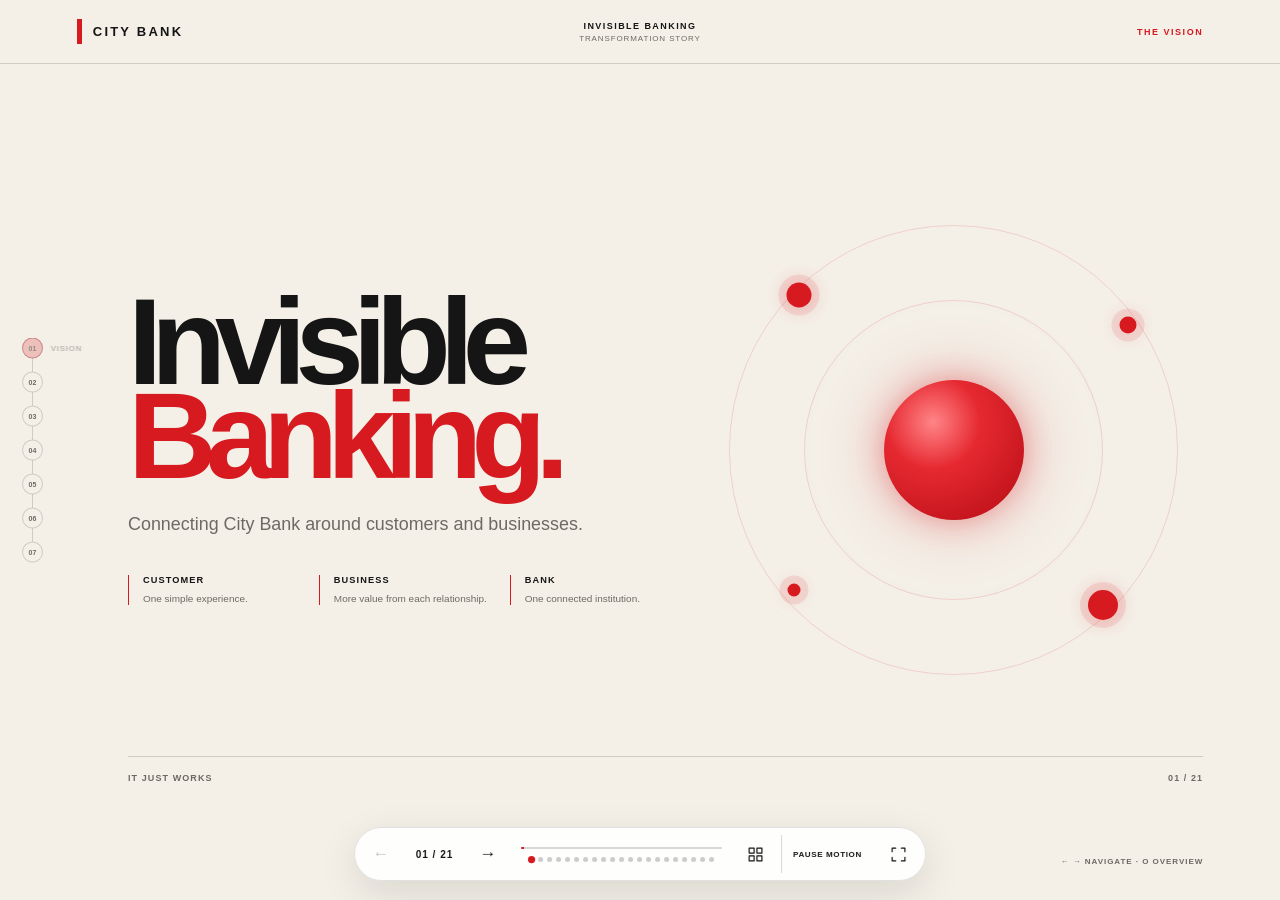
<file: index.html>
<!doctype html>
<html lang="en-GB">
<head>
  <meta charset="utf-8">
  <meta name="viewport" content="width=device-width, initial-scale=1">
  <meta http-equiv="refresh" content="0;url=v2/">
  <title>Invisible Banking | City Bank</title>
</head>
<body>
  <p><a href="v2/">Open the editorial presentation</a> or <a href="v1/">view the original</a>.</p>
</body>
</html>
</file>
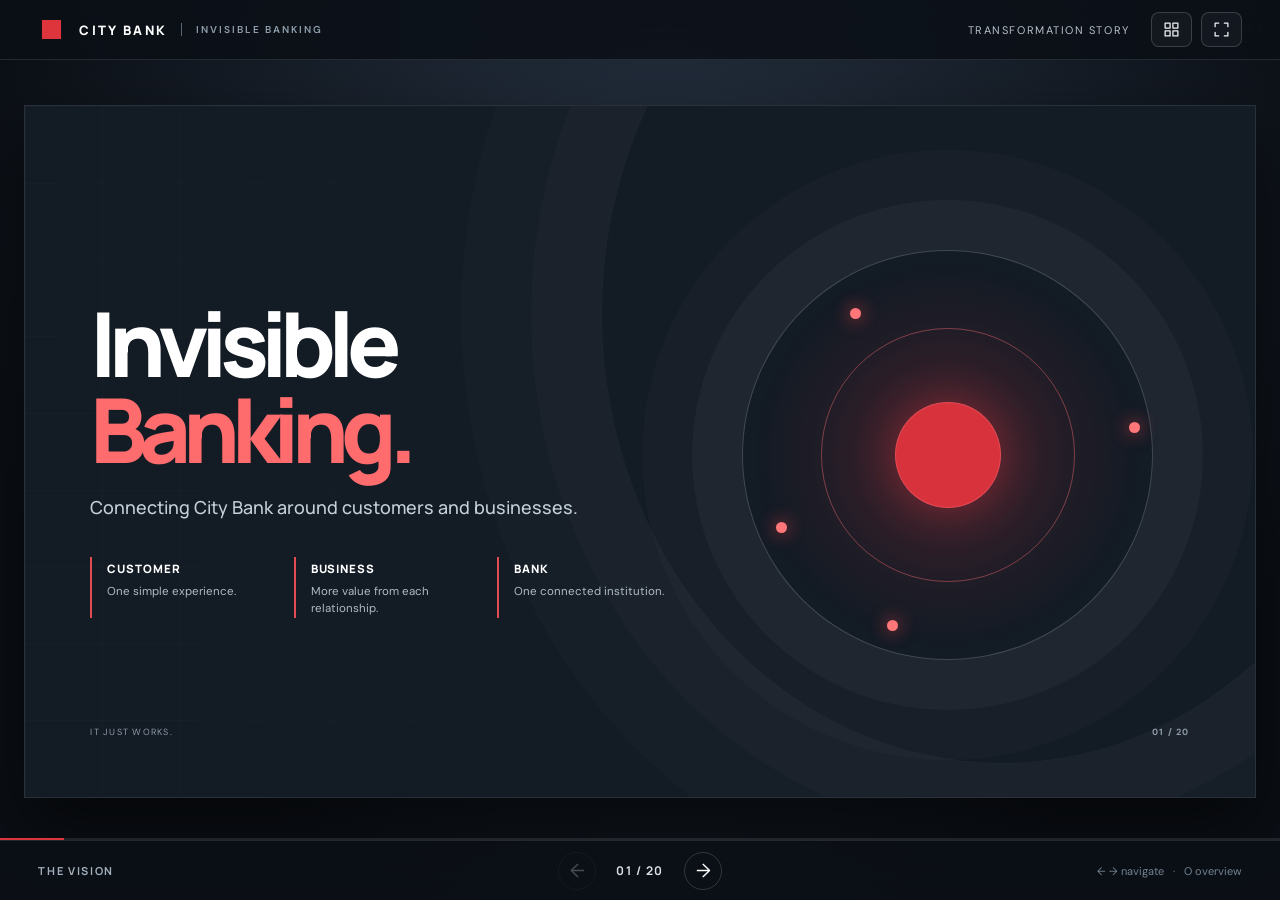
<file: v1/index.html>
<!doctype html>
<html lang="en-GB">
<head>
  <meta charset="utf-8">
  <meta name="viewport" content="width=device-width, initial-scale=1">
  <meta name="theme-color" content="#10151e">
  <meta name="description" content="City Bank Invisible Banking: a connected, intelligent and proactive transformation story.">
  <title>Invisible Banking | City Bank transformation story</title>
  <style>
    @import url('https://fonts.googleapis.com/css2?family=DM+Sans:wght@400;500;600;700&family=Manrope:wght@400;500;600;700;800&display=swap');
    :root{--ink:#10151e;--ink2:#1c2531;--paper:#f4f2ec;--white:#fff;--red:#de343b;--red2:#ff6b67;--muted:#aeb8c2;--line:#ffffff20;--font:Manrope,Arial,sans-serif;--body:'DM Sans',Arial,sans-serif}
    *{box-sizing:border-box}html,body{margin:0;width:100%;height:100%;overflow:hidden;background:#0a0d12;color:#fff;font-family:var(--body)}button{font:inherit}button:focus-visible,a:focus-visible{outline:3px solid #ff847f;outline-offset:3px}body::before{content:"";position:fixed;inset:0;background:radial-gradient(circle at 52% 26%,#263242 0%,#0b0f15 75%);pointer-events:none}
    .app{position:relative;display:flex;flex-direction:column;height:100dvh;min-height:480px}.topbar{height:60px;flex:none;display:flex;align-items:center;justify-content:space-between;padding:0 clamp(18px,3vw,48px);border-bottom:1px solid #ffffff1b;background:#0b1017d9;backdrop-filter:blur(14px);z-index:10}.brand{display:flex;gap:14px;align-items:center;font:800 13px var(--font);letter-spacing:.18em;text-transform:uppercase;white-space:nowrap}.brandmark{width:27px;height:27px;background:var(--red);clip-path:polygon(50% 0,100% 50%,50% 100%,0 50%);transform:rotate(45deg);border-radius:4px}.brand small{font:600 10px var(--body);color:#91a0ad;letter-spacing:.2em;padding-left:14px;border-left:1px solid #596573}.top-actions{display:flex;align-items:center;gap:9px}.iconbtn{border:1px solid #ffffff2a;color:#eef1f3;background:#ffffff09;border-radius:8px;min-width:35px;height:35px;padding:0 11px;cursor:pointer;display:inline-flex;align-items:center;justify-content:center;gap:8px;transition:.2s}.iconbtn:hover,.iconbtn.active{background:#ffffff20;border-color:#ffffff58}.iconbtn svg{width:17px;height:17px;stroke:currentColor;fill:none;stroke-width:1.8;stroke-linecap:round;stroke-linejoin:round}.toplabel{font-size:11px;letter-spacing:.14em;color:#b6c0ca;text-transform:uppercase;margin-right:12px}.stage{flex:1;min-height:0;display:grid;place-items:center;padding:14px 24px 12px}.slide{position:relative;overflow:hidden;width:min(100%,calc((100dvh - 143px)*1.77778));aspect-ratio:16/9;max-height:calc(100dvh - 143px);background:#131b25;box-shadow:0 30px 70px #0009;border:1px solid #ffffff18;display:none}.slide.active{display:block}.slide.light{background:var(--paper);color:var(--ink)}.slide.red{background:#b9232d}.slide::before{content:"";position:absolute;inset:0;background-image:linear-gradient(90deg,#ffffff08 1px,transparent 1px),linear-gradient(#ffffff08 1px,transparent 1px);background-size:6.25% 11.11%;mask-image:linear-gradient(90deg,#0009,transparent 85%);pointer-events:none}.slide.light::before{background-image:linear-gradient(90deg,#25354a0a 1px,transparent 1px),linear-gradient(#25354a0a 1px,transparent 1px)}.slide::after{content:"";position:absolute;right:-12%;top:-35%;width:65%;height:130%;border:1px solid #ffffff0b;border-radius:50%;box-shadow:0 0 0 70px #ffffff05,0 0 0 140px #ffffff03;pointer-events:none}.slide.light::after{border-color:#202b3512;box-shadow:0 0 0 70px #25354a05,0 0 0 140px #25354a03}.slide>.inner{position:relative;z-index:2;height:100%;padding:clamp(26px,4.6vw,74px) clamp(28px,5.1vw,84px);display:flex;flex-direction:column}.eyebrow{display:flex;align-items:center;gap:12px;font:800 clamp(9px,.78vw,12px) var(--font);letter-spacing:.2em;text-transform:uppercase;color:#ff7777}.eyebrow:before{content:"";width:22px;height:2px;background:currentColor}.light .eyebrow{color:#c32b35}.title{font:700 clamp(28px,3.25vw,57px)/1.12 var(--font);letter-spacing:-.05em;margin:clamp(15px,2.1vw,30px) 0 0;max-width:950px}.title strong{color:#ff6366;font-weight:800}.light .title strong{color:#cb2634}.subtitle{font-size:clamp(13px,1.2vw,19px);line-height:1.48;color:#bbc6ce;max-width:780px;margin:clamp(12px,1.35vw,20px) 0 0}.light .subtitle{color:#52616c}.main{flex:1;min-height:0;margin-top:clamp(19px,2.5vw,40px);display:flex;flex-direction:column;justify-content:center}.footerline{display:flex;align-items:center;justify-content:space-between;margin-top:auto;padding-top:12px;color:#8e9ba7;font-size:clamp(9px,.7vw,11px);letter-spacing:.14em;text-transform:uppercase}.light .footerline{color:#687681}.slide-index{font-weight:700}.bottom{height:60px;flex:none;border-top:1px solid #ffffff1b;background:#0b1017e8;display:flex;align-items:center;justify-content:space-between;padding:0 clamp(18px,3vw,48px);gap:20px;z-index:10}.chapter{font:700 11px var(--font);letter-spacing:.15em;text-transform:uppercase;color:#a2aeb9;min-width:190px}.navgroup{display:flex;align-items:center;gap:12px}.nav{width:38px;height:38px;border:1px solid #ffffff29;border-radius:50%;background:transparent;color:#fff;cursor:pointer;font-size:19px}.nav:hover{background:#ffffff20}.nav:disabled{opacity:.25;cursor:default}.counter{font:700 12px var(--font);letter-spacing:.12em;color:#d8e0e5;min-width:64px;text-align:center}.progress{height:2px;position:absolute;bottom:60px;left:0;right:0;background:#ffffff18;z-index:11}.progress span{height:100%;background:var(--red);display:block;transition:width .3s}.hint{font-size:11px;color:#738392;min-width:190px;text-align:right}.grid{display:grid;gap:clamp(10px,1.5vw,24px)}.cols2{grid-template-columns:repeat(2,1fr)}.cols3{grid-template-columns:repeat(3,1fr)}.cols4{grid-template-columns:repeat(4,1fr)}.panel{position:relative;border:1px solid #ffffff27;background:#ffffff0b;border-radius:3px;padding:clamp(14px,1.55vw,25px);min-height:0}.light .panel{background:#fff;border-color:#d8dcd9;box-shadow:0 12px 35px #1725320c}.panel h3{font:800 clamp(12px,1.05vw,17px) var(--font);letter-spacing:-.02em;margin:0 0 11px}.panel p,.panel li{font-size:clamp(11px,.92vw,15px);line-height:1.5;color:#b9c4cc;margin:0}.light .panel p,.light .panel li{color:#52616c}.panel .num{font:800 clamp(21px,2vw,32px) var(--font);color:#ff6e70;display:block;margin-bottom:14px}.light .panel .num{color:#c82f39}.panel ul{padding-left:17px;margin:0}.panel li+li{margin-top:5px}.tag{display:inline-flex;align-items:center;gap:7px;font:700 clamp(9px,.7vw,11px) var(--font);letter-spacing:.12em;text-transform:uppercase;color:#ff7777}.light .tag{color:#c52b35}.bigline{font:800 clamp(23px,2.35vw,40px)/1.2 var(--font);letter-spacing:-.045em}.takeaway{margin-top:auto;border-top:1px solid #ffffff38;padding-top:clamp(10px,1vw,17px);font:700 clamp(12px,1.15vw,19px) var(--font);letter-spacing:-.025em}.light .takeaway{border-color:#1c2b3a39}.accent{color:#ff6c6d}.light .accent{color:#bf2733}.chiprow{display:flex;flex-wrap:wrap;gap:9px}.chip{border:1px solid #ffffff2b;background:#ffffff0a;border-radius:30px;padding:9px 13px;font:700 clamp(10px,.8vw,13px) var(--font)}.light .chip{border-color:#cbd2d1;background:#fff}.split{display:grid;grid-template-columns:1fr 1fr;gap:clamp(15px,2.5vw,40px);align-items:stretch;height:100%}.rule{border-top:1px solid #ffffff3b}.light .rule{border-color:#1c2b3a39}.diagram-center{display:grid;place-items:center;text-align:center;border:1px solid #ff777772;background:radial-gradient(circle,#de343b45,#de343b12 60%,transparent 75%);border-radius:50%;width:clamp(130px,17vw,260px);aspect-ratio:1;margin:auto;font:800 clamp(16px,1.65vw,27px) var(--font);letter-spacing:-.04em}.orbit{position:relative;display:grid;place-items:center;height:100%}.orbit .node{position:absolute;background:#182431;border:1px solid #ffffff43;border-radius:3px;padding:12px 16px;font:700 clamp(10px,.9vw,14px) var(--font);text-transform:uppercase;letter-spacing:.08em}.orbit .node:nth-child(2){top:2%;left:27%}.orbit .node:nth-child(3){right:2%;top:28%}.orbit .node:nth-child(4){right:12%;bottom:4%}.orbit .node:nth-child(5){left:0;bottom:17%}.orbit .node:nth-child(6){left:0;top:20%}.path{display:flex;align-items:stretch;gap:0}.path .step{flex:1;position:relative;border-top:2px solid #dd464f;padding:20px 16px 5px 0}.path .step:before{content:"";position:absolute;top:-7px;left:0;width:12px;height:12px;background:#e0444c;border-radius:50%}.path .step h3{font:800 clamp(14px,1.2vw,20px) var(--font);margin:0 0 9px}.path .step p{font-size:clamp(11px,.9vw,15px);line-height:1.43;color:#54636d;margin:0;max-width:170px}.darkpath .step p{color:#c1cad1}.path .step:last-child{border-top-color:transparent}.path .step:last-child:before{background:#fff;border:3px solid #df434c;top:-9px}.quote{font:700 clamp(22px,2.4vw,41px)/1.25 var(--font);letter-spacing:-.045em}.labelbox{border-left:2px solid #e24b51;padding-left:15px}.labelbox b{font:800 clamp(11px,.9vw,14px) var(--font);text-transform:uppercase;letter-spacing:.08em}.labelbox p{font-size:clamp(11px,.9vw,15px);line-height:1.45;color:#aebbc5;margin:6px 0 0}.light .labelbox p{color:#586775}.matrix{display:grid;grid-template-columns:1fr 1.5fr;border:1px solid #d9dedb;background:#fff}.matrix>div{padding:clamp(9px,1vw,16px);border-bottom:1px solid #d9dedb;font-size:clamp(10px,.85vw,14px);line-height:1.4}.matrix>div:nth-child(odd){font-weight:800;color:#bd2934;border-right:1px solid #d9dedb}.matrix>div:nth-last-child(-n+2){border-bottom:0}.matrix.dark{border-color:#ffffff3a;background:#ffffff08}.matrix.dark>div{border-color:#ffffff28}.matrix.dark>div:nth-child(odd){color:#ff7879}.prospect-layout{display:grid;grid-template-columns:repeat(2,1fr);gap:clamp(12px,1.3vw,22px);height:100%}.prospect{border:1px solid #ffffff30;background:#ffffff0b;padding:clamp(14px,1.4vw,24px);display:flex;flex-direction:column;cursor:pointer;text-align:left;color:inherit;position:relative;transition:.2s;min-width:0}.prospect:hover,.prospect:focus-visible{background:#ffffff17;border-color:#ff8987}.prospect .num{color:#fb7776;font:800 clamp(10px,.8vw,13px) var(--font);letter-spacing:.12em}.prospect h3{font:800 clamp(17px,1.55vw,26px)/1.18 var(--font);letter-spacing:-.04em;margin:10px 0}.prospect p{font-size:clamp(11px,.85vw,14px);line-height:1.45;color:#b9c6cd;margin:0}.prospect .more{font:700 clamp(9px,.75vw,12px) var(--font);color:#ff8987;text-transform:uppercase;letter-spacing:.12em;margin-top:auto;padding-top:13px}.light .prospect{border-color:#d5dad8;background:#fff;color:#14202b}.light .prospect:hover{border-color:#d33a42;background:#fff9f7}.light .prospect p{color:#52616b}.light .prospect .num,.light .prospect .more{color:#c82c37}.big-number{font:800 clamp(44px,6vw,100px)/1 var(--font);letter-spacing:-.09em;color:#e4474d}.divider{width:100%;height:1px;background:#ffffff30;margin:20px 0}.overlay{position:fixed;z-index:50;inset:0;background:#090e15ec;backdrop-filter:blur(20px);padding:clamp(18px,4vw,55px);display:none;overflow:auto}.overlay.open{display:block}.overlay-head{max-width:1200px;margin:0 auto 28px;display:flex;justify-content:space-between;align-items:flex-start;gap:20px}.overlay h2{font:800 clamp(25px,3vw,44px) var(--font);letter-spacing:-.05em;margin:0}.overlay p{color:#aebbca;line-height:1.5}.overview-grid{max-width:1200px;margin:auto;display:grid;grid-template-columns:repeat(auto-fill,minmax(210px,1fr));gap:12px}.thumb{height:150px;text-align:left;display:flex;flex-direction:column;justify-content:space-between;background:#192430;border:1px solid #ffffff25;color:white;padding:17px;cursor:pointer}.thumb:hover{border-color:#f66}.thumb span{color:#fb787a;font:800 11px var(--font);letter-spacing:.12em}.thumb strong{font:700 17px/1.24 var(--font);letter-spacing:-.04em}.thumb small{color:#9aa9b5;font:600 10px var(--font);text-transform:uppercase;letter-spacing:.1em}.detail{max-width:850px;margin:4vh auto;background:#f4f2ed;color:#14202b;padding:clamp(25px,4vw,60px);box-shadow:0 30px 90px #0008}.detail .kicker{font:800 11px var(--font);letter-spacing:.18em;color:#c9303b;text-transform:uppercase}.detail h2{font:800 clamp(27px,3vw,43px)/1.1 var(--font);margin:15px 0}.detail .lede{font-size:17px;color:#4d5c66;line-height:1.5;margin-bottom:27px}.detail-grid{display:grid;grid-template-columns:1fr 1fr;gap:17px}.detail-grid section{border-top:1px solid #bfc6c5;padding-top:13px}.detail-grid h3{font:800 11px var(--font);letter-spacing:.12em;color:#b62c38;text-transform:uppercase}.detail-grid p{font-size:14px;color:#344450;line-height:1.5}.close{border:0;background:#dc3640;color:white;width:37px;height:37px;border-radius:50%;font-size:23px;cursor:pointer;flex:none}.fine{font-size:11px!important;color:#71808c!important;margin-top:28px}.flowbars{display:flex;align-items:center;gap:10px}.flowbars span{flex:1;border:1px solid #ffffff38;padding:16px;text-align:center;font:700 clamp(10px,.85vw,14px) var(--font);position:relative}.flowbars span:not(:last-child):after{content:'→';position:absolute;right:-15px;color:#fa7476;z-index:2;font-size:19px;top:50%;transform:translateY(-50%)}.light .flowbars span{border-color:#c8d1cf;background:#fff}.light .flowbars span:not(:last-child):after{color:#c8333d}.first-hero{display:grid;grid-template-columns:1.1fr .9fr;align-items:center;gap:25px;height:100%}.first-hero .hero-title{font:800 clamp(55px,7vw,118px)/.96 var(--font);letter-spacing:-.09em;margin:8px 0 23px}.hero-copy{font:500 clamp(14px,1.4vw,23px) var(--font);color:#c3d0d7;max-width:600px}.hero-ring{position:relative;width:85%;aspect-ratio:1;margin:auto;border:1px solid #ffffff32;border-radius:50%;display:grid;place-items:center;background:radial-gradient(circle,#d938424d 0%,#d9384210 45%,transparent 67%);box-shadow:0 0 0 50px #ffffff08,0 0 0 100px #ffffff05}.hero-ring:before,.hero-ring:after{content:"";position:absolute;inset:19%;border:1px solid #ee687177;border-radius:50%}.hero-ring:after{inset:37%;background:#d8323d;box-shadow:0 0 45px #db36406b}.hero-ring .dot{position:absolute;width:11px;height:11px;background:#ff7778;border-radius:50%;z-index:2;box-shadow:0 0 17px #ed444b}.hero-ring .dot:nth-child(1){top:14%;left:26%}.hero-ring .dot:nth-child(2){right:3%;top:42%}.hero-ring .dot:nth-child(3){bottom:7%;left:35%}.hero-ring .dot:nth-child(4){left:8%;bottom:31%}.mini-note{font:600 clamp(10px,.8vw,13px) var(--body);color:#8fa0ae;line-height:1.45}.notebadge{position:absolute;right:clamp(28px,5vw,80px);top:clamp(26px,4.5vw,70px);font:800 clamp(9px,.75vw,11px) var(--font);letter-spacing:.14em;color:#fff;text-transform:uppercase;border:1px solid #ffffff55;padding:8px 10px}.light .notebadge{color:#bc2f3a;border-color:#ba9295}.chapterline{font:800 clamp(10px,.8vw,13px) var(--font);letter-spacing:.18em;text-transform:uppercase;color:#ff6e6f}.large-statement{font:800 clamp(27px,3.2vw,54px)/1.13 var(--font);letter-spacing:-.06em}.ghostword{position:absolute;right:2%;bottom:0;font:800 clamp(95px,17vw,280px)/.78 var(--font);letter-spacing:-.12em;color:#ffffff09;pointer-events:none}.light .ghostword{color:#15223209}.final-mark{font:800 clamp(48px,6vw,102px)/.96 var(--font);letter-spacing:-.085em;margin:0}.final-tag{font:700 clamp(23px,2.8vw,46px) var(--font);letter-spacing:-.05em;color:#ff7778;margin:14px 0 0}.small{font-size:clamp(10px,.82vw,13px);line-height:1.44}.text-list{display:grid;gap:10px}.text-list>div{border-bottom:1px solid #ffffff27;padding:5px 0 13px;display:flex;gap:14px;align-items:baseline;font-size:clamp(11px,.92vw,15px);line-height:1.35}.text-list b{color:#ff7778;min-width:125px;font:800 clamp(10px,.8vw,13px) var(--font);letter-spacing:.05em}.light .text-list>div{border-color:#1c293627}.light .text-list b{color:#c12c37}
    @media(max-width:850px){.toplabel,.hint,.brand small{display:none}.stage{padding:8px}.slide{width:100%;max-height:none}.slide>.inner{padding:3.7% 5%}.title{font-size:clamp(19px,4.2vw,34px);margin-top:8px}.subtitle{font-size:clamp(9px,1.75vw,14px);margin-top:7px}.main{margin-top:10px}.panel{padding:9px}.panel h3{font-size:clamp(9px,1.5vw,13px);margin-bottom:5px}.panel p,.panel li{font-size:clamp(8px,1.32vw,11px)}.panel .num{font-size:16px;margin-bottom:6px}.eyebrow{font-size:8px}.takeaway{font-size:clamp(9px,1.8vw,14px);padding-top:5px}.footerline{font-size:7px;padding-top:4px}.chip{padding:4px 7px;font-size:8px}.path .step{padding:9px 5px 0 0}.path .step h3{font-size:10px;margin-bottom:3px}.path .step p{font-size:8px}.prospect{padding:10px}.prospect h3{font-size:clamp(12px,2.1vw,18px);margin:5px 0}.prospect p{font-size:clamp(8px,1.4vw,11px)}.prospect .more{font-size:8px;padding-top:4px}.notebadge{display:none}.matrix>div{font-size:8px;padding:5px}.labelbox p{font-size:9px}.labelbox b{font-size:9px}.bigline,.quote{font-size:clamp(15px,3vw,25px)}.small{font-size:8px}.text-list>div{font-size:9px;padding:3px 0 6px}.text-list b{font-size:8px;min-width:65px}.flowbars span{font-size:8px;padding:7px}.hero-copy{font-size:11px}.first-hero .hero-title{font-size:clamp(36px,7vw,60px)}.hero-ring{box-shadow:0 0 0 20px #ffffff08,0 0 0 40px #ffffff05}.bottom{height:48px}.progress{bottom:48px}.topbar{height:48px}.slide{max-height:calc(100dvh - 114px);width:min(100%,calc((100dvh - 114px)*1.77778))}.brand{font-size:10px}.brandmark{width:18px;height:18px}.chapter{font-size:9px;min-width:0}.nav{width:30px;height:30px}.counter{font-size:10px;min-width:52px}}
    @media(max-width:560px){.app{min-height:0}.stage{align-items:start;overflow:auto;padding:10px}.slide{aspect-ratio:auto;width:100%;min-height:calc(100dvh - 128px);max-height:none}.slide>.inner{padding:25px 22px}.slide::after{display:none}.title{font-size:clamp(26px,7vw,37px);line-height:1.12;margin:13px 0 0}.subtitle{font-size:13px;margin:12px 0 0}.main{margin-top:24px;justify-content:flex-start;gap:15px}.grid,.split,.prospect-layout{gap:9px}.cols4{grid-template-columns:repeat(2,1fr)}.cols3{grid-template-columns:1fr}.panel{padding:13px}.panel h3{font-size:13px}.panel p,.panel li{font-size:12px}.panel .num{font-size:21px}.takeaway{font-size:15px;margin-top:16px;padding-top:13px}.footerline{font-size:9px;padding-top:18px}.chip{font-size:10px;padding:7px 9px}.split{grid-template-columns:1fr}.path{display:grid;grid-template-columns:repeat(2,1fr);gap:7px}.path .step{border:1px solid #d8dedc;padding:10px}.path .step:before{display:none}.path .step h3{font-size:12px}.path .step p{font-size:11px}.prospect-layout{grid-template-columns:1fr}.prospect{padding:15px}.prospect h3{font-size:18px}.prospect p{font-size:12px}.prospect .more{font-size:10px}.eyebrow{font-size:10px}.matrix>div{font-size:11px;padding:9px}.labelbox p{font-size:12px}.labelbox b{font-size:11px}.bigline,.quote{font-size:22px}.small{font-size:11px}.text-list>div{font-size:12px}.text-list b{font-size:10px;min-width:85px}.flowbars{flex-wrap:wrap}.flowbars span{min-width:40%;font-size:11px;padding:12px}.flowbars span:after{display:none}.first-hero{grid-template-columns:1fr}.first-hero .hero-title{font-size:clamp(55px,14vw,85px)}.hero-copy{font-size:15px}.hero-ring{max-width:210px}.orbit{height:270px}.diagram-center{width:145px}.orbit .node{font-size:9px;padding:7px}.overlay-head{margin-bottom:20px}.detail-grid{grid-template-columns:1fr}.top-actions .iconbtn{padding:0 7px;min-width:30px}}
    @media(prefers-reduced-motion:reduce){*{scroll-behaviour:auto!important;transition:none!important}}
  </style>
</head>
<body>
<div class="app" id="app">
  <header class="topbar"><div class="brand"><span class="brandmark" aria-hidden="true"></span><span>City Bank</span><small>Invisible Banking</small></div><div class="top-actions"><span class="toplabel">Transformation story</span><button class="iconbtn" id="overviewBtn" title="Slide overview (O)" aria-label="Open slide overview"><svg viewBox="0 0 24 24"><rect x="3" y="3" width="7" height="7"/><rect x="14" y="3" width="7" height="7"/><rect x="3" y="14" width="7" height="7"/><rect x="14" y="14" width="7" height="7"/></svg></button><button class="iconbtn" id="fullBtn" title="Full screen (F)" aria-label="Toggle full screen"><svg viewBox="0 0 24 24"><path d="M8 3H3v5M16 3h5v5M3 16v5h5M21 16v5h-5"/></svg></button></div></header>
  <main class="stage" id="stage" aria-live="polite"></main>
  <div class="progress" aria-hidden="true"><span id="progress"></span></div>
  <footer class="bottom"><div class="chapter" id="chapter"></div><div class="navgroup"><button class="nav" id="prev" aria-label="Previous slide">←</button><div class="counter" id="counter"></div><button class="nav" id="next" aria-label="Next slide">→</button></div><div class="hint">← → navigate &nbsp; · &nbsp; O overview</div></footer>
</div>
<div class="overlay" id="overview" role="dialog" aria-modal="true" aria-label="Slide overview"><div class="overlay-head"><div><h2>The story at a glance</h2><p>Select a slide to jump into the presentation.</p></div><button class="close" data-close aria-label="Close overview">×</button></div><div class="overview-grid" id="overviewGrid"></div></div>
<div class="overlay" id="detail" role="dialog" aria-modal="true" aria-label="Prospect details"><div class="overlay-head" style="max-width:850px"><span></span><button class="close" data-close aria-label="Close details">×</button></div><div class="detail" id="detailContent"></div></div>
<script>
const slides=[
 {chapter:'The vision',theme:'dark',eyebrow:'The transformation ambition',title:'Invisible Banking',body:`<div class="first-hero"><div><h2 class="hero-title">Invisible<br><span class="accent">Banking.</span></h2><p class="hero-copy">Connecting City Bank around customers and businesses.</p><div class="grid cols3" style="margin-top:38px"><div class="labelbox"><b>Customer</b><p>One simple experience.</p></div><div class="labelbox"><b>Business</b><p>More value from each relationship.</p></div><div class="labelbox"><b>Bank</b><p>One connected institution.</p></div></div></div><div class="hero-ring" aria-hidden="true"><i class="dot"></i><i class="dot"></i><i class="dot"></i><i class="dot"></i></div></div>`,foot:'It just works.'},
 {chapter:'The vision',theme:'light',eyebrow:'The starting point',title:'City Bank has built the pieces.<br><strong>The next advantage is connection.</strong>',subtitle:'Transformation is already in motion. The opportunity is to make these strengths work together across City Bank.',body:`<div class="grid cols2" style="align-items:center"><div><span class="tag">Existing capabilities</span><div class="chiprow" style="margin-top:16px"><span class="chip">Citytouch</span><span class="chip">Blink</span><span class="chip">Blueprint</span><span class="chip">Cards + POS</span><span class="chip">Branches + CX</span><span class="chip">Corporate</span><span class="chip">SME + Medium</span><span class="chip">Islamic</span><span class="chip">Treasury</span><span class="chip">Data + IT</span></div></div><div class="panel"><span class="num">+</span><h3>AI adds a new possibility</h3><p>These capabilities can become more intelligent, responsive and connected.</p></div></div><div class="takeaway">More value from what City Bank already has.</div>`,foot:'Existing strengths · New connections'},
 {chapter:'The case for connection',theme:'dark',eyebrow:'A real overlap',title:'Today, one customer service<br>can be built twice.',subtitle:'When channels evolve separately, the same capability can appear in more than one place.',body:`<div class="grid cols2"><div class="panel"><span class="tag">Citytouch</span><h3 style="margin-top:16px">Digital banking services</h3><p>EMI conversion · Cheque book request · Statements · Address update</p></div><div class="panel"><span class="tag">CityAssist</span><h3 style="margin-top:16px">Customer queries and service requests</h3><p>Another route through which customers can ask City Bank to act.</p></div></div><div class="flowbars" style="margin-top:20px"><span>Repeated build</span><span>Two customer routes</span><span>Divided context</span></div>`,foot:'Illustrative overlap for validation'},
 {chapter:'The case for connection',theme:'light',eyebrow:'The business consequence',title:'Disconnected work<br><strong>can cost twice.</strong>',subtitle:'The issue is not only duplication. Useful signals and relationships may also fail to connect to the next business opportunity.',body:`<div class="grid cols2"><div class="panel"><span class="num">01</span><h3>Repeated effort</h3><p>Teams may design, build and maintain similar capabilities more than once.</p></div><div class="panel"><span class="num">02</span><h3>Missed growth</h3><p>POS data, corporate relationships or merchant networks may never connect to the next opportunity.</p></div></div><div class="takeaway">The potential cost: effort, time and revenue.</div>`,foot:'Hypothesis · Internal evidence required'},
 {chapter:'The idea',theme:'dark',eyebrow:'The idea',title:'An ecosystem makes City Bank work as one around a real need.',subtitle:'One relationship outside. Connected capabilities inside.',body:`<div class="split"><div class="orbit"><div class="diagram-center">CUSTOMER<br>NEED</div><div class="node">Businesses</div><div class="node">Channels</div><div class="node">Partners</div><div class="node">Data + AI</div><div class="node">Services</div></div><div style="display:flex;flex-direction:column;justify-content:center;gap:17px"><div class="labelbox"><b>Businesses</b><p>Products, services and financial solutions</p></div><div class="labelbox"><b>Channels</b><p>Digital, physical and assisted experiences</p></div><div class="labelbox"><b>Partners</b><p>Merchants, service providers and external ecosystems</p></div><div class="labelbox"><b>Data + AI</b><p>Shared intelligence, context and proactive assistance</p></div></div></div>`,foot:'One connected ecosystem'},
 {chapter:'Tangible journeys',theme:'light',eyebrow:'Consumer journey · Illustrative',title:'One evening can connect cards, merchants, loyalty and payments.',subtitle:'An anniversary dinner, made simpler at every step.',body:`<div class="path"><div class="step"><h3>01 · Choose</h3><p>Relevant restaurants and card privileges.</p></div><div class="step"><h3>02 · Book</h3><p>Availability and reservation.</p></div><div class="step"><h3>03 · Pay</h3><p>City Bank card and eligible benefit.</p></div><div class="step"><h3>04 · Reward</h3><p>Loyalty updates automatically.</p></div></div><div class="takeaway">One evening. One City Bank journey.</div>`,foot:'A journey concept, not a current service'},
 {chapter:'Tangible journeys',theme:'dark',eyebrow:'Merchant journey · Illustrative',title:'A POS relationship can grow into a merchant ecosystem.',subtitle:'Payment can become the start of a deeper business relationship.',body:`<div class="path darkpath"><div class="step"><h3>Accept</h3><p>Payments.</p></div><div class="step"><h3>Understand</h3><p>Sales, settlements and AI-assisted insights.</p></div><div class="step"><h3>Engage</h3><p>Orders, loyalty and relevant customer opportunities.</p></div><div class="step"><h3>Finance</h3><p>Working capital using verified cash flow.</p></div></div><div class="takeaway">Deepen the relationship and offer finance when evidence supports it.</div>`,foot:'Business-owned proposition · Subject to credit assessment'},
 {chapter:'Tangible journeys',theme:'light',eyebrow:'Corporate ecosystem · Illustrative',title:'One corporate client can open an entire business network.',subtitle:'A corporate relationship can connect employees, suppliers and distributors to multiple City Bank capabilities.',body:`<div style="text-align:center;margin-bottom:20px"><div class="panel" style="display:inline-block;padding:16px 40px;border-color:#cc3942"><span class="tag">Anchor relationship</span><h3 style="margin:6px 0 0">Corporate client</h3></div></div><div class="grid cols3"><div class="panel"><h3>Suppliers</h3><p>Payments · Trade & FX · SME / Medium finance</p></div><div class="panel"><h3>Employees</h3><p>Payroll · Cards · Savings · Finance</p></div><div class="panel"><h3>Distributors</h3><p>Collections · Payments · Working capital</p></div></div>`,foot:'Multi-business opportunity · Ownership to be defined'},
 {chapter:'The missing connection',theme:'dark',eyebrow:'The gap',title:'City Bank already owns the pieces.<br><strong>What is less structured is the connection.</strong>',subtitle:'Opportunities between businesses do not always have a natural first owner.',body:`<div class="grid cols4"><div class="panel"><h3>Businesses</h3><p>Products, customers and P&Ls</p></div><div class="panel"><h3>Blueprint</h3><p>Retail transformation</p></div><div class="panel"><h3>EPMO</h3><p>Delivery governance</p></div><div class="panel"><h3>Functions</h3><p>IT, Operations, CX and Data</p></div></div><div class="takeaway">The opportunity includes cross-bank AI integration, where intelligence in one area can create value elsewhere.</div>`,foot:'Mandate hypothesis · Requires stakeholder testing'},
 {chapter:'The proposed mandate',theme:'light',eyebrow:'A possible role',title:'A bank-wide transformation role can help connect the gaps.',subtitle:'Find the opportunity, shape it, connect the right owners, then move it into execution.',body:`<div class="flowbars"><span>SEE<br><small>Across the bank</small></span><span>SHAPE<br><small>The opportunity</small></span><span>CONNECT<br><small>The right owners</small></span><span>MOVE<br><small>To natural ownership</small></span></div><div class="grid cols2" style="margin-top:18px"><div class="panel"><h3>Horizontal transformation</h3><p>Cross-bank service, operations, data, AI integration and relationship intelligence.</p></div><div class="panel"><h3>Ecosystem transformation</h3><p>Connected journeys, partnerships, embedded services and new business opportunities.</p></div></div><div class="takeaway">Transformation connects. Businesses own. EPMO governs delivery.</div>`,foot:'A mandate to test, not a settled structure'},
 {chapter:'The proposed mandate',theme:'dark',eyebrow:'Clear boundaries',title:'It complements what already exists.',subtitle:'The role should make existing ownership work better across boundaries.',body:`<div class="matrix dark"><div>Business heads</div><div>Customers, products and P&L</div><div>Country Business Manager</div><div>Existing mandate remains intact</div><div>Blueprint</div><div>Retail transformation</div><div>EPMO</div><div>Execution governance</div><div>IT / CX / Operations / Data</div><div>Specialist ownership, including AI and technology capabilities</div><div>Transformation</div><div>Cross-bank opportunities, ecosystem development and AI-enabled business transformation</div></div>`,foot:'Subject to internal mandate validation'},
 {chapter:'Why this leader',theme:'light',eyebrow:'Already happening',title:'I am already doing parts of this, informally.',subtitle:'These began with a customer or business opportunity and involved connecting the relevant teams.',body:`<div class="grid cols4"><div class="panel"><span class="tag">Service</span><h3 style="margin-top:12px">DigiBox<br>Traceable courier</h3></div><div class="panel"><span class="tag">Digital & sales</span><h3 style="margin-top:12px">Citytouch features<br>Digital sales<br>Central offer site</h3></div><div class="panel"><span class="tag">Ecosystem</span><h3 style="margin-top:12px">Foreign Education Hub</h3></div><div class="panel"><span class="tag">Connection</span><h3 style="margin-top:12px">Citytouch × Blink</h3></div></div><div class="takeaway">Identify the opportunity → connect the teams → help move it forward.</div>`,foot:'Examples supplied for the role discussion'},
 {chapter:'Why this leader',theme:'dark',eyebrow:'From informal to structured',title:'What could become different?',subtitle:'The aim is better-connected projects with clear ownership and outcomes.',body:`<div class="grid cols2"><div class="panel"><span class="tag">Today</span><div class="text-list" style="margin-top:12px"><div>Opportunities surface unevenly</div><div>Connections happen informally</div><div>Progress relies on individual coordination</div></div></div><div class="panel"><span class="tag">More structured</span><div class="text-list" style="margin-top:12px"><div>Systematic opportunity discovery</div><div>Business cases shaped early</div><div>Owners connected and execution handover clear</div><div>Business outcome tracked</div></div></div></div><div class="takeaway">AI could help surface changes and connections continuously.</div>`,foot:'Proposed operating shift'},
 {chapter:'Why this leader',theme:'light',eyebrow:'The outcome',title:'Judge the role by whether businesses perform better.',subtitle:'The three outcomes from the opening give the measure.',body:`<div class="grid cols3"><div class="panel"><span class="num">01</span><h3>Customer</h3><p>Simpler, more connected and increasingly proactive journeys.</p></div><div class="panel"><span class="num">02</span><h3>Business</h3><p>Deeper relationships, better-informed decisions and new revenue opportunities.</p></div><div class="panel"><span class="num">03</span><h3>Bank</h3><p>Less duplication, faster execution, better intelligence and greater return on investment.</p></div></div>`,foot:'Proposed outcomes · Metrics to define'},
 {chapter:'Why this leader',theme:'red',eyebrow:'The opportunity',title:'Invisible Banking becomes real when City Bank works as one around the customer.',body:`<div style="max-width:810px;margin:auto 0"><p class="quote">I would like to explore how I can help make this more systematic, drawing on the cross-bank perspective developed through my current role, while businesses and functions retain their ownership.</p><div class="divider"></div><p class="bigline">A broader contribution to transformation and business.</p></div>`,foot:'The case for a formal mandate'},
 {chapter:'The possibilities',theme:'dark',eyebrow:'Internal prospects · 01 & 02',title:'What if the bank’s decisions evolved as fast as the world around it?',subtitle:'AI could turn periodic analysis into continuously updated business intelligence.',body:`<div class="prospect-layout"><button class="prospect" data-prospect="finance"><span class="num">01 / FINANCE</span><h3>A living business outlook</h3><p>Forecasts update as revenue, expenses, deposits, lending and external conditions change, with deviations and options surfaced for decision-makers.</p><span class="more">Explore prospect ↗</span></button><button class="prospect" data-prospect="trade"><span class="num">02 / TRADE & TREASURY</span><h3>Intelligence that follows global developments</h3><p>A shipping disruption triggers a review of affected import transactions, cash flows, finance needs and FX exposures across relevant teams.</p><span class="more">Explore prospect ↗</span></button></div><div class="takeaway">From periodic analysis to continuously informed decisions.</div>`,foot:'Illustrative prospects · Human review and controls required'},
 {chapter:'The possibilities',theme:'light',eyebrow:'Internal prospects · 03 & 04',title:'What if the bank could identify connections people might never discover?',subtitle:'AI could help the institution understand itself as one connected business.',body:`<div class="prospect-layout"><button class="prospect" data-prospect="dots"><span class="num">03 / CROSS-BANK INTELLIGENCE</span><h3>The bank connects its own dots</h3><p>Reused solutions, shared relationships, overlapping investment and combinations of businesses become visible to the right owners.</p><span class="more">Explore prospect ↗</span></button><button class="prospect" data-prospect="operations"><span class="num">04 / PROACTIVE OPERATIONS</span><h3>Problems surfaced before they spread</h3><p>Demand, service trends and capacity are connected so a campaign plan can adjust before processing bottlenecks reach customers.</p><span class="more">Explore prospect ↗</span></button></div><div class="takeaway">From intelligent functions to a more intelligent institution.</div>`,foot:'Illustrative prospects · Data and mandate validation required'},
 {chapter:'The possibilities',theme:'dark',eyebrow:'Customer prospects · 01 & 02',title:'What if City Bank knew what needed to happen next?',subtitle:'AI and ecosystem integration could make banking quietly responsive to real-life events.',body:`<div class="prospect-layout"><button class="prospect" data-prospect="health"><span class="num">01 / HEALTHCARE</span><h3>Help arrives when it is needed</h3><p>After a hospital payment, an eligible insurance benefit could be identified and a claim initiated where permissions, verification and information allow.</p><span class="more">Explore journey ↗</span></button><button class="prospect" data-prospect="travel"><span class="num">02 / TRAVEL</span><h3>The journey organises itself</h3><p>A verified flight purchase prompts eligible airport services and card privileges to be checked and, with permission, arranged to the customer’s preferences.</p><span class="more">Explore journey ↗</span></button></div><div class="takeaway">The customer lives the experience. The bank handles the complexity.</div>`,foot:'Future concepts · Partner and customer consent required'},
 {chapter:'The possibilities',theme:'light',eyebrow:'Customer prospects · 03 & 04',title:'What if banking quietly made everyday life better?',subtitle:'Relevant moments, existing benefits and the next permitted action connect.',body:`<div class="prospect-layout"><button class="prospect" data-prospect="coffee"><span class="num">03 / EVERYDAY LIFESTYLE</span><h3>The right benefit, without searching</h3><p>With permission, a favourite coffee shop becomes a cue for an eligible merchant-funded benefit to apply automatically at payment.</p><span class="more">Explore journey ↗</span></button><button class="prospect" data-prospect="service"><span class="num">04 / PROACTIVE SERVICE</span><h3>The bank starts fixing things first</h3><p>A failed payment with a debit is detected; reconciliation and investigation begin, and the customer receives an update before raising a request.</p><span class="more">Explore journey ↗</span></button></div><div class="takeaway">From responding to requests to anticipating needs.</div>`,foot:'Future concepts · Subject to feasibility and controls'},
 {chapter:'Conclusion',theme:'red',eyebrow:'The conclusion',title:'The future of Invisible Banking is connected, intelligent and continuous.',body:`<div class="grid cols3" style="margin-bottom:28px"><div class="labelbox"><b>Customers</b><p>A bank that understands needs and quietly makes life easier.</p></div><div class="labelbox"><b>Businesses</b><p>New opportunities and deeper relationships.</p></div><div class="labelbox"><b>Bank</b><p>Capabilities, intelligence and investment working together.</p></div></div><div class="flowbars"><span>See what others may miss</span><span>Connect what already exists</span><span>Create what comes next</span></div><div style="margin-top:auto"><h2 class="final-mark">Invisible Banking.</h2><p class="final-tag">It just works.</p></div>`,foot:'A proposition to test, build and own across City Bank'}
];
const prospects={
 finance:{kind:'Internal prospect 01 · Finance',title:'A living business outlook',lede:'A continuously refreshed view of the business, with changes highlighted for accountable decision-makers.',moment:'Revenue, expenses, deposits, lending, market movements and trends change after the planning snapshot.',response:'Models update projections, show drivers of variance and present options for Finance to review, challenge and act on.',value:'More timely decisions, improved resource deployment and potential profitability gains. Impact requires baseline and pilot measurement.',connections:'Finance + business data + market data + model governance.',guardrail:'Forecasts and recommendations need data quality checks, explainability and human ownership of decisions.'},
 trade:{kind:'Internal prospect 02 · Trade & Treasury',title:'Intelligence that follows global developments',lede:'Global developments can be mapped against affected clients and transactions as conditions change.',moment:'A shipping disruption, tariff change, commodity move or FX shock affects an import corridor.',response:'Potentially affected transactions, cash-flow expectations, finance needs and FX exposures are flagged to Trade, Treasury, Corporate, Credit and relationship managers for review.',value:'Earlier intervention, clearer risk awareness and more relevant client solutions.',connections:'Trade + Treasury + Corporate + Credit + external intelligence.',guardrail:'External signals may be incomplete. Credit, suitability and market decisions remain with authorised teams.'},
 dots:{kind:'Internal prospect 03 · Cross-bank intelligence',title:'The bank connects its own dots',lede:'Shared intelligence can surface useful relationships between work that would otherwise remain separate.',moment:'A corporate payroll relationship expands while Retail, Cards and savings teams develop related propositions.',response:'A governed capability identifies the overlap, relevant existing solutions, dependencies and possible cross-business proposition for owners to assess.',value:'Potentially less duplication, more cross-sell and greater value from existing capabilities.',connections:'Corporate + Retail + Cards + Data + relevant control functions.',guardrail:'Access must respect need-to-know, customer permissions and product ownership. A shared view is not a licence to share all data.'},
 operations:{kind:'Internal prospect 04 · Operations',title:'Problems surfaced before they spread',lede:'Demand signals and operational capacity could inform business decisions before customers feel a bottleneck.',moment:'A lending campaign is expected to create more applications than current processing capacity.',response:'The business, Marketing and Operations receive an early scenario showing capacity options, campaign timing and likely service effects.',value:'Better allocation, steadier execution and fewer avoidable customer issues.',connections:'Business + Marketing + Operations + service and capacity data.',guardrail:'Forecast uncertainty should be visible. Operational decisions remain with accountable owners.'},
 health:{kind:'Customer journey 01 · Healthcare',title:'Help arrives when it is needed',lede:'The hospital payment could start a coordinated benefit journey, subject to explicit permissions and partner integration.',moment:'A customer is hospitalised and makes a payment.',response:'An eligible insurance benefit is checked. With prior authorisation, verified information and insurer support, a claim can be initiated and status tracked.',value:'Less administrative burden in a difficult moment, and greater value from an eligible benefit.',connections:'Payments + Cards + insurer + hospital + consented coordination.',guardrail:'A payment alone cannot establish hospitalisation or coverage. Insurance, privacy, consent and claim rules must govern the journey.'},
 travel:{kind:'Customer journey 02 · Travel',title:'The journey organises itself',lede:'A verified flight purchase could activate eligible services without a separate search and booking process.',moment:'A customer purchases a flight ticket.',response:'Card privileges are checked, and with the customer’s saved preferences and authorisation, meet-and-greet or airport services can be arranged. Changes can trigger updates.',value:'Eligible benefits become easier to use and reinforce the card relationship.',connections:'Cards + airlines + airport and travel partners + preference management.',guardrail:'A card transaction may not contain a verified itinerary. Inventory, eligibility and partner confirmation are essential.'},
 coffee:{kind:'Customer journey 03 · Everyday lifestyle',title:'The right benefit, without searching',lede:'Everyday merchant activity could make benefits more relevant and simpler to redeem.',moment:'A customer regularly buys coffee at a preferred merchant.',response:'With permission, the bank recognises a preference and applies an eligible merchant-funded or loyalty benefit automatically at payment.',value:'A useful customer benefit, more merchant engagement and potentially deeper payment preference.',connections:'Cards + POS + merchant partners + loyalty + consented personalisation.',guardrail:'Preferences should not become intrusive surveillance. Funding, eligibility, consent and fairness need testing.'},
 service:{kind:'Customer journey 04 · Proactive service',title:'The bank starts fixing things first',lede:'The bank can detect a transaction problem, begin investigation and keep the customer informed.',moment:'A payment appears to fail, but the account is debited.',response:'Payment and settlement records are checked; a recovery or investigation is opened where appropriate, with clear customer updates through resolution.',value:'Less chasing, lower uncertainty and more trust in the payment experience.',connections:'Payments + Operations + Service + transaction intelligence.',guardrail:'Transaction states can be ambiguous. The bank must distinguish pending, failed and settled payments before promising resolution.'}
};
let current=0, lastFocus=null;
const stage=document.getElementById('stage'), overview=document.getElementById('overview'), detail=document.getElementById('detail');
function render(){const s=slides[current];stage.innerHTML=`<article class="slide ${s.theme==='light'?'light':s.theme==='red'?'red':''} active" aria-label="Slide ${current+1}: ${s.title.replace(/<[^>]*>/g,'')}"><div class="inner">${current!==0?`<div class="eyebrow">${s.eyebrow}</div><h1 class="title">${s.title}</h1>${s.subtitle?`<p class="subtitle">${s.subtitle}</p>`:''}`:''}<div class="main">${s.body}</div><div class="footerline"><span>${s.foot||''}</span><span class="slide-index">${String(current+1).padStart(2,'0')} / ${slides.length}</span></div></div></article>`;document.getElementById('chapter').textContent=s.chapter;document.getElementById('counter').textContent=`${String(current+1).padStart(2,'0')} / ${slides.length}`;document.getElementById('progress').style.width=`${(current+1)/slides.length*100}%`;document.getElementById('prev').disabled=current===0;document.getElementById('next').disabled=current===slides.length-1;stage.scrollTop=0;history.replaceState(null,'',`#slide-${current+1}`);}
function go(n){current=Math.max(0,Math.min(slides.length-1,n));render()}
function show(el){lastFocus=document.activeElement;el.classList.add('open');document.body.style.overflow='hidden';el.querySelector('.close').focus()}
function close(){const opened=document.querySelector('.overlay.open');if(opened){opened.classList.remove('open');document.body.style.overflow='';lastFocus?.focus()}}
document.getElementById('prev').onclick=()=>go(current-1);document.getElementById('next').onclick=()=>go(current+1);
document.getElementById('overviewBtn').onclick=()=>{document.getElementById('overviewGrid').innerHTML=slides.map((s,i)=>`<button class="thumb" data-slide="${i}"><span>${String(i+1).padStart(2,'0')} / ${slides.length}</span><strong>${s.title.replace(/<[^>]*>/g,'')}</strong><small>${s.chapter}</small></button>`).join('');show(overview)};
document.getElementById('fullBtn').onclick=()=>{if(document.fullscreenElement)document.exitFullscreen();else document.documentElement.requestFullscreen?.()};
document.addEventListener('click',e=>{const prospect=e.target.closest('[data-prospect]');if(prospect){const p=prospects[prospect.dataset.prospect];document.getElementById('detailContent').innerHTML=`<div class="kicker">${p.kind}</div><h2>${p.title}</h2><p class="lede">${p.lede}</p><div class="detail-grid"><section><h3>The moment</h3><p>${p.moment}</p></section><section><h3>Behind the scenes</h3><p>${p.response}</p></section><section><h3>Potential value</h3><p>${p.value}</p></section><section><h3>Connected capabilities</h3><p>${p.connections}</p></section><section style="grid-column:1/-1"><h3>What needs validation</h3><p>${p.guardrail}</p></section></div><p class="fine">Illustrative future concept. No City Bank capability, partner integration or customer outcome is asserted as live.</p>`;show(detail)}const thumb=e.target.closest('[data-slide]');if(thumb){close();go(Number(thumb.dataset.slide))}if(e.target.matches('[data-close]'))close();if(e.target.classList.contains('overlay'))close()});
document.addEventListener('keydown',e=>{if(document.querySelector('.overlay.open')){if(e.key==='Escape')close();return}if(['ArrowRight','PageDown',' '].includes(e.key)){e.preventDefault();go(current+1)}else if(['ArrowLeft','PageUp'].includes(e.key)){e.preventDefault();go(current-1)}else if(e.key==='Home')go(0);else if(e.key==='End')go(slides.length-1);else if(e.key.toLowerCase()==='o')document.getElementById('overviewBtn').click();else if(e.key.toLowerCase()==='f')document.getElementById('fullBtn').click()});
let touchX=0,touchY=0;stage.addEventListener('touchstart',e=>{touchX=e.changedTouches[0].screenX;touchY=e.changedTouches[0].screenY},{passive:true});stage.addEventListener('touchend',e=>{if(window.innerWidth<=560)return;const dx=e.changedTouches[0].screenX-touchX,dy=e.changedTouches[0].screenY-touchY;if(Math.abs(dx)>70&&Math.abs(dx)>Math.abs(dy)*1.5)go(current+(dx<0?1:-1))},{passive:true});
const hash=location.hash.match(/^#slide-(\d+)$/);current=hash?Math.max(0,Math.min(slides.length-1,Number(hash[1])-1)):0;render();window.addEventListener('hashchange',()=>{const m=location.hash.match(/^#slide-(\d+)$/);if(m&&Number(m[1])-1!==current)go(Number(m[1])-1)});
</script>
</body>
</html>
</file>
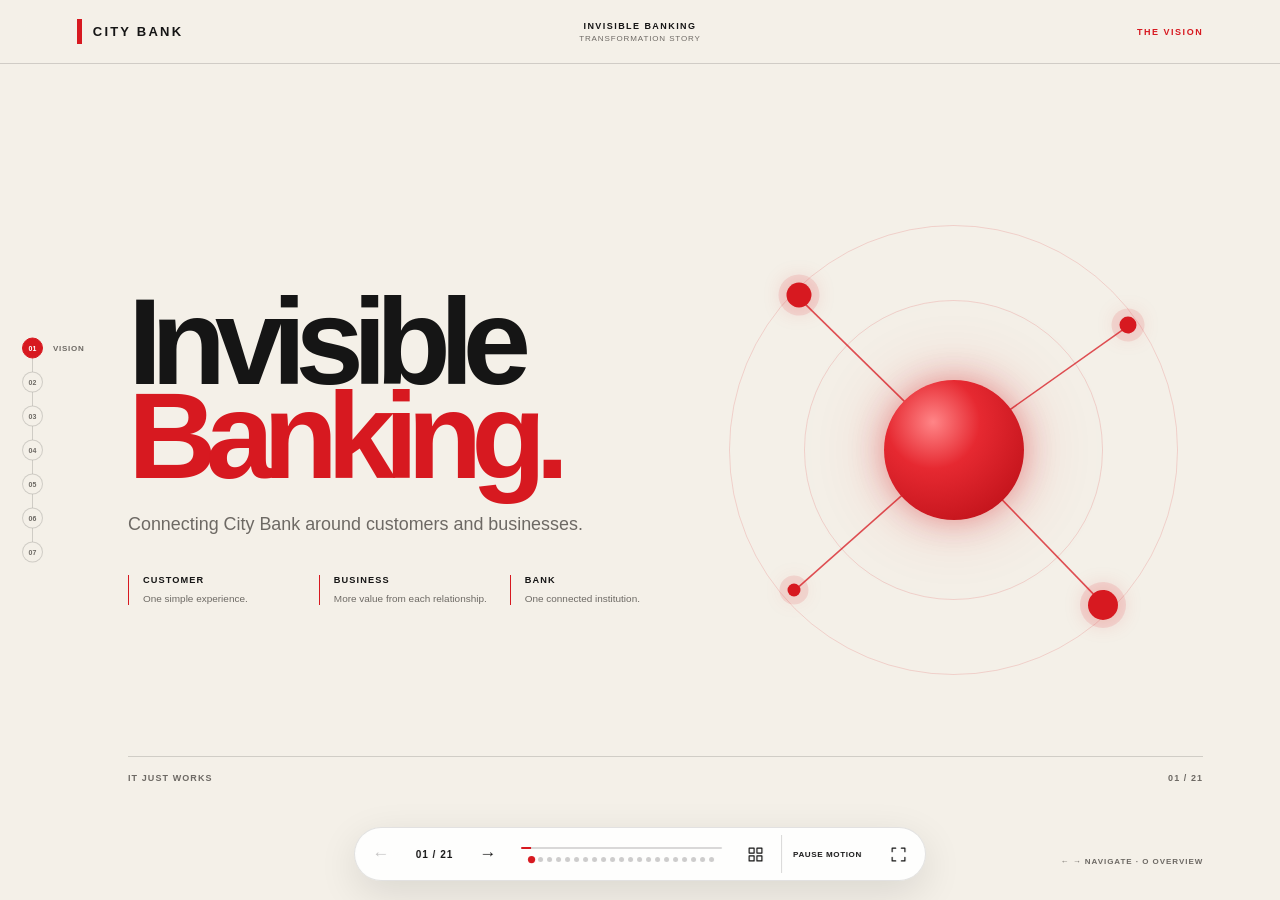
<file: v2/index.html>
<!doctype html>
<html lang="en-GB">
<head>
  <meta charset="utf-8">
  <meta name="viewport" content="width=device-width, initial-scale=1">
  <meta name="theme-color" content="#f4f0e8">
  <meta name="description" content="City Bank Invisible Banking: a connected, intelligent and proactive transformation story.">
  <title>Invisible Banking | Transformation story</title>
  <link rel="stylesheet" href="editorial.css">
  <link rel="stylesheet" href="rebuild.css">
  <script src="presentation.js" defer></script>
  <script src="motion.js" defer></script>
</head>
<body>
  <a class="skip-link" href="#stage">Skip to presentation</a>

  <div class="app" id="app">
    <header class="topbar">
      <div class="brand" aria-label="City Bank Invisible Banking">
        <span class="brand-rule" aria-hidden="true"></span>
        <span>City Bank</span>
        <small>Invisible Banking</small>
      </div>
      <div class="presentation-title"><strong>Invisible Banking</strong><span>Transformation story</span></div>
      <div class="chapter-label" id="chapter"></div>
    </header>

    <aside class="story-rail" aria-label="Story chapters">
      <button type="button" data-target="1"><span>01</span><b>Vision</b></button>
      <button type="button" data-target="2"><span>02</span><b>Opportunity</b></button>
      <button type="button" data-target="5"><span>03</span><b>Ecosystem</b></button>
      <button type="button" data-target="9"><span>04</span><b>Mandate</b></button>
      <button type="button" data-target="12"><span>05</span><b>Evidence</b></button>
      <button type="button" data-target="16"><span>06</span><b>AI prospects</b></button>
      <button type="button" data-target="21"><span>07</span><b>Future</b></button>
    </aside>

    <main class="stage" id="stage" tabindex="-1" aria-live="polite"></main>

    <footer class="controls" aria-label="Presentation controls">
      <div class="navgroup">
        <button class="nav" id="prev" type="button" aria-label="Previous slide">←</button>
        <span class="counter" id="counter"></span>
        <button class="nav" id="next" type="button" aria-label="Next slide">→</button>
      </div>
      <div class="progress-group"><div class="progress" aria-hidden="true"><span id="progress"></span></div><div class="slide-dots" id="slideDots" aria-label="Go to slide"></div></div>
      <button class="control icon-control" id="overviewBtn" type="button" title="Slide overview (O)" aria-label="Open slide overview"><svg viewBox="0 0 24 24" aria-hidden="true"><rect x="3" y="3" width="7" height="7"/><rect x="14" y="3" width="7" height="7"/><rect x="3" y="14" width="7" height="7"/><rect x="14" y="14" width="7" height="7"/></svg></button>
      <button class="control motion-toggle" id="motionBtn" type="button" aria-label="Pause animation" aria-pressed="false">Pause motion</button>
      <button class="control icon-control" id="fullBtn" type="button" title="Full screen (F)" aria-label="Toggle full screen"><svg viewBox="0 0 24 24" aria-hidden="true"><path d="M8 3H3v5M16 3h5v5M21 16v5h-5M8 21H3v-5"/></svg></button>
    </footer>
    <div class="key-hint">← → Navigate · O Overview</div>
  </div>

  <div class="overlay" id="overview" role="dialog" aria-modal="true" aria-labelledby="overviewTitle">
    <div class="overlay-head">
      <div><p class="overlay-kicker">21-slide narrative</p><h2 id="overviewTitle">Presentation overview</h2></div>
      <button class="close" type="button" data-close aria-label="Close overview">×</button>
    </div>
    <div class="overview-grid" id="overviewGrid"></div>
  </div>

  <div class="overlay" id="detail" role="dialog" aria-modal="true" aria-labelledby="detailTitle">
    <div class="detail-shell">
      <button class="close detail-close" type="button" data-close aria-label="Close detail">×</button>
      <div id="detailContent"></div>
    </div>
  </div>
</body>
</html>
</file>
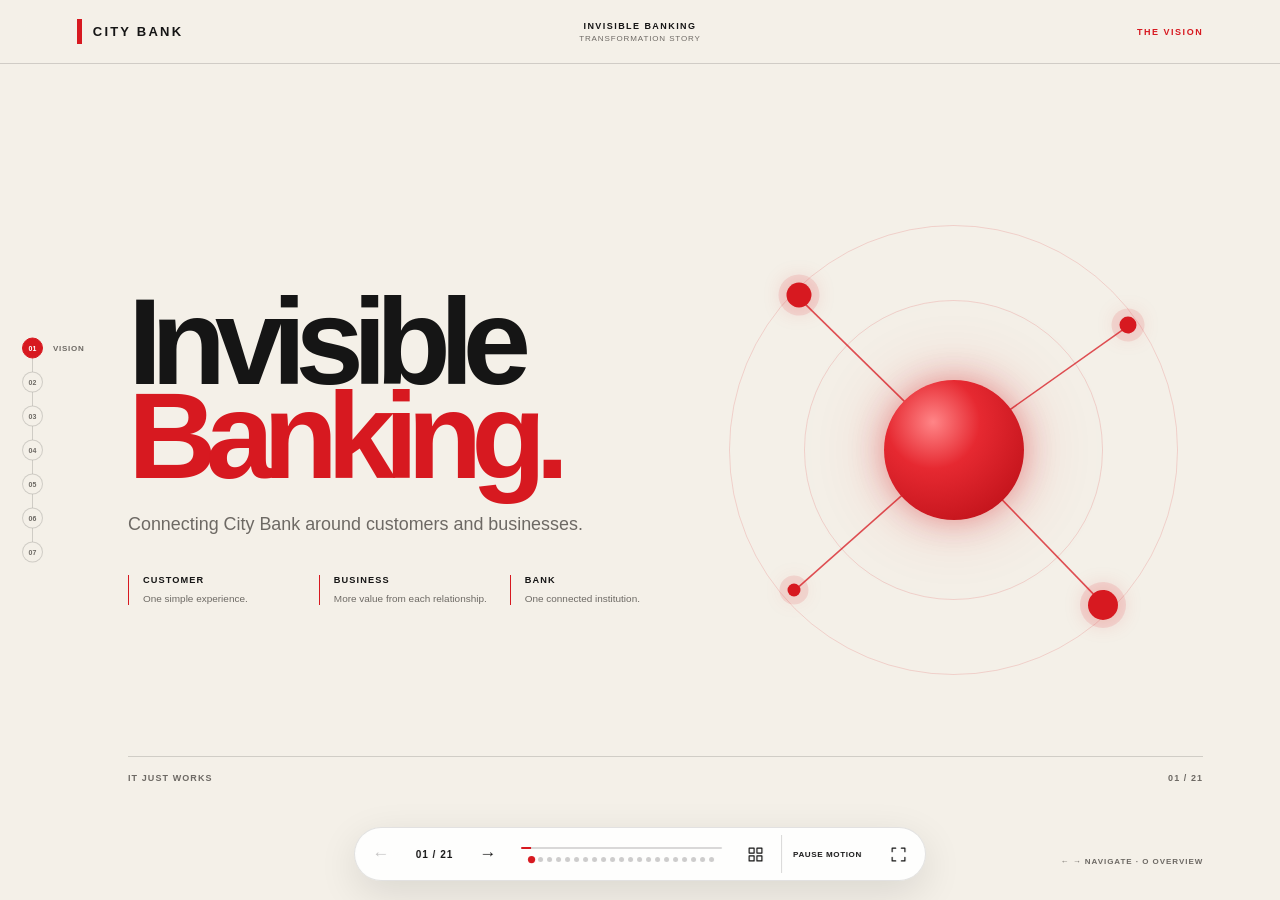
<file: v2/standalone.html>
<!doctype html>
<html lang="en-GB">
<head>
  <meta charset="utf-8">
  <meta name="viewport" content="width=device-width, initial-scale=1">
  <meta name="theme-color" content="#f4f0e8">
  <meta name="description" content="City Bank Invisible Banking: a connected, intelligent and proactive transformation story.">
  <title>Invisible Banking | Transformation story</title>
  <style>
:root {
  --paper:#f4f0e8;
  --paper-light:#fcfaf6;
  --ink:#151515;
  --muted:#6d6964;
  --red:#d71920;
  --red-deep:#b30d15;
  --white:#fffefb;
  --rule:rgba(21,21,21,.16);
  --rule-light:rgba(255,255,255,.22);
  --ease:cubic-bezier(.22,1,.36,1);
  --ui-h:62px;
}

* { box-sizing:border-box; }
html,body { width:100%; height:100%; margin:0; overflow:hidden; }
body { background:var(--paper); color:var(--ink); font-family:"Helvetica Neue",Helvetica,Arial,"Noto Sans Bengali",sans-serif; }
button { font:inherit; }
button:focus-visible,a:focus-visible { outline:2px solid var(--red); outline-offset:3px; }
.skip-link { position:fixed; z-index:100; top:-100px; left:20px; padding:12px 18px; background:var(--red); color:white; }
.skip-link:focus { top:10px; }

.app { height:100dvh; min-height:520px; display:flex; flex-direction:column; background:var(--paper); }
.topbar,.bottom { flex:none; height:var(--ui-h); display:flex; align-items:center; padding-inline:clamp(20px,4.8vw,80px); background:var(--paper); border-color:var(--rule); z-index:20; }
.topbar { justify-content:space-between; border-bottom:1px solid var(--rule); }
.bottom { justify-content:space-between; gap:20px; border-top:1px solid var(--rule); }
.brand { display:flex; align-items:center; gap:11px; color:var(--ink); font-size:12px; font-weight:800; letter-spacing:.17em; text-transform:uppercase; white-space:nowrap; }
.brand-rule { width:5px; height:22px; background:var(--red); }
.brand small { padding-left:14px; border-left:1px solid var(--rule); color:var(--muted); font-size:10px; font-weight:700; letter-spacing:.2em; }
.top-actions { display:flex; align-items:center; gap:8px; }
.toplabel { margin-right:11px; color:var(--muted); font-size:10px; font-weight:800; letter-spacing:.17em; text-transform:uppercase; }
.control,.nav { min-width:44px; height:44px; border:1px solid var(--rule); border-radius:999px; background:var(--paper-light); color:var(--ink); cursor:pointer; transition:border-color .22s,color .22s,background .22s,transform .22s var(--ease); }
.control:hover,.nav:not(:disabled):hover { border-color:var(--red); background:var(--red); color:white; transform:translateY(-1px); }
.icon-control { display:grid; place-items:center; }
.icon-control svg { width:17px; height:17px; fill:none; stroke:currentColor; stroke-width:1.7; stroke-linecap:round; stroke-linejoin:round; }
.motion-toggle { min-width:108px; padding-inline:14px; font-size:9px; font-weight:800; letter-spacing:.1em; text-transform:uppercase; }
.nav { font-size:18px; }
.nav:disabled { opacity:.25; cursor:default; }
.chapter,.counter { color:var(--ink); font-size:10px; font-weight:800; letter-spacing:.15em; text-transform:uppercase; }
.chapter,.hint { min-width:200px; }
.hint { color:var(--muted); font-size:10px; text-align:right; }
.navgroup { display:flex; align-items:center; gap:12px; }
.counter { min-width:64px; text-align:center; }

.stage { flex:1; min-height:0; display:grid; place-items:center; padding:clamp(10px,2.1vh,20px) clamp(12px,3vw,46px); perspective:1200px; }
.slide { position:relative; width:min(100%,calc((100dvh - 152px)*1.77778)); max-height:calc(100dvh - 152px); aspect-ratio:16/9; overflow:hidden; border:1px solid var(--rule); box-shadow:0 19px 60px rgba(47,31,24,.09); isolation:isolate; container-type:inline-size; animation:scene-enter .72s var(--ease) both; }
.slide.tone-paper { background:var(--paper); color:var(--ink); }
.slide.tone-dark { background:#0d0d0d; color:var(--white); border-color:#222; box-shadow:0 28px 74px rgba(0,0,0,.24); }
.slide.tone-red { background:var(--red); color:var(--white); border-color:var(--red); box-shadow:0 28px 74px rgba(89,0,3,.18); }
.slide::after { content:""; position:absolute; z-index:-2; width:58%; aspect-ratio:1; right:-28%; top:-38%; border:1px solid rgba(215,25,32,.13); border-radius:50%; box-shadow:0 0 0 54px rgba(215,25,32,.035),0 0 0 108px rgba(215,25,32,.024); animation:ring-breathe 9s ease-in-out infinite; }
.tone-dark::after,.tone-red::after { border-color:rgba(255,255,255,.16); box-shadow:0 0 0 54px rgba(255,255,255,.045),0 0 0 108px rgba(255,255,255,.025); }
.slide-canvas { position:relative; z-index:2; height:100%; padding:clamp(25px,3.7vw,61px) clamp(38px,6vw,98px) clamp(24px,3.2vw,52px); display:flex; flex-direction:column; }
.signal-rail { position:absolute; z-index:3; left:clamp(20px,2.8vw,44px); top:10%; bottom:10%; width:1px; background:var(--rule); overflow:visible; }
.tone-dark .signal-rail,.tone-red .signal-rail { background:var(--rule-light); }
.signal-rail::before { content:""; position:absolute; top:0; left:-2px; width:5px; height:24%; background:linear-gradient(180deg,transparent,var(--red),transparent); animation:rail-travel 4.8s var(--ease) infinite; }
.tone-red .signal-rail::before { background:linear-gradient(180deg,transparent,#fff,transparent); }
.signal-rail::after { content:"TRANSFORM"; position:absolute; left:-6px; bottom:-1px; color:var(--muted); font-size:7px; font-weight:800; letter-spacing:.19em; writing-mode:vertical-rl; transform:rotate(180deg); }
.tone-dark .signal-rail::after,.tone-red .signal-rail::after { color:rgba(255,255,255,.48); }

.scene-header { flex:none; max-width:92%; }
.eyebrow { display:flex; align-items:center; gap:11px; color:var(--red); font-size:clamp(8px,.74vw,11px); font-weight:800; letter-spacing:.22em; text-transform:uppercase; }
.eyebrow::before { content:""; width:30px; height:1px; background:currentColor; }
.tone-dark .eyebrow,.tone-red .eyebrow { color:white; }
.title { max-width:1040px; margin:clamp(12px,1.55vw,24px) 0 0; font-size:clamp(28px,3.55vw,60px); line-height:.98; font-weight:800; letter-spacing:-.058em; text-wrap:balance; }
.title .accent { color:var(--red); }
.tone-red .title .accent { color:white; }
.subtitle { max-width:780px; margin:clamp(10px,1.2vw,18px) 0 0; color:var(--muted); font-size:clamp(12px,1vw,16px); line-height:1.44; }
.tone-dark .subtitle,.tone-red .subtitle { color:rgba(255,255,255,.7); }
.scene-body { flex:1; min-height:0; margin-top:clamp(15px,1.8vw,28px); display:flex; flex-direction:column; justify-content:center; }
.scene-footer { flex:none; display:flex; justify-content:space-between; align-items:center; gap:20px; margin-top:auto; padding-top:11px; border-top:1px solid var(--rule); color:var(--muted); font-size:clamp(7px,.62vw,10px); font-weight:700; letter-spacing:.12em; text-transform:uppercase; }
.tone-dark .scene-footer,.tone-red .scene-footer { border-color:var(--rule-light); color:rgba(255,255,255,.6); }
.progress { position:absolute; z-index:30; left:0; right:0; bottom:var(--ui-h); height:2px; background:var(--rule); }
.progress span { display:block; height:100%; width:0; background:var(--red); transition:width .52s var(--ease); }

.micro { color:var(--red); font-size:clamp(8px,.7vw,11px); font-weight:800; letter-spacing:.17em; text-transform:uppercase; }
.tone-dark .micro,.tone-red .micro { color:#fff; }
.rule-top { border-top:1px solid var(--rule); }
.tone-dark .rule-top,.tone-red .rule-top { border-color:var(--rule-light); }
.quiet { color:var(--muted); }
.tone-dark .quiet,.tone-red .quiet { color:rgba(255,255,255,.65); }
.red-text { color:var(--red); }
.tone-red .red-text { color:white; }

/* 01 · Cover */
.cover .slide-canvas { padding-block:clamp(35px,5vw,80px); }
.cover .signal-rail { display:none; }
.cover-grid { height:100%; display:grid; grid-template-columns:1.07fr .93fr; align-items:center; gap:4%; }
.cover-title { margin:0; font-size:clamp(54px,8.4vw,142px); line-height:.78; font-weight:850; letter-spacing:-.09em; }
.cover-title span { display:block; color:var(--red); }
.cover-copy { max-width:560px; margin:clamp(20px,2.2vw,34px) 0 0; color:rgba(255,255,255,.78); font-size:clamp(14px,1.25vw,20px); line-height:1.35; }
.cover-outcomes { display:grid; grid-template-columns:repeat(3,1fr); gap:18px; margin-top:clamp(25px,3vw,46px); }
.cover-outcome { padding-left:14px; border-left:1px solid var(--red); }
.cover-outcome b { display:block; font-size:clamp(9px,.72vw,12px); letter-spacing:.12em; text-transform:uppercase; }
.cover-outcome span { display:block; margin-top:7px; color:rgba(255,255,255,.62); font-size:clamp(9px,.78vw,12px); line-height:1.35; }
.cover-orbit { position:relative; width:min(37vw,430px); aspect-ratio:1; justify-self:center; }
.cover-orbit .ring { position:absolute; border:1px solid rgba(255,255,255,.2); border-radius:50%; inset:0; animation:orbit-breathe 7s ease-in-out infinite; }
.cover-orbit .ring:nth-child(2) { inset:17%; animation-delay:-1.5s; }
.cover-orbit .ring:nth-child(3) { inset:34%; animation-delay:-3s; }
.cover-orbit .core { position:absolute; inset:43%; border-radius:50%; background:var(--red); animation:core-pulse 4.6s ease-in-out infinite; }
.cover-orbit .orbit-dot { position:absolute; width:10px; aspect-ratio:1; border-radius:50%; background:var(--red); box-shadow:0 0 0 7px rgba(215,25,32,.16); }
.cover-orbit .orbit-dot:nth-of-type(1) { top:16%; left:26%; animation:node-pulse 5s ease-in-out infinite; }
.cover-orbit .orbit-dot:nth-of-type(2) { top:43%; right:0; animation:node-pulse 5s 1.25s ease-in-out infinite; }
.cover-orbit .orbit-dot:nth-of-type(3) { bottom:9%; left:37%; animation:node-pulse 5s 2.5s ease-in-out infinite; }
.cover-orbit .orbit-dot:nth-of-type(4) { bottom:29%; left:7%; animation:node-pulse 5s 3.75s ease-in-out infinite; }

/* 02 · Capability field */
.capability-scene { display:grid; grid-template-columns:.86fr 1.14fr; gap:8%; align-items:center; height:100%; }
.advantage-line { font-size:clamp(24px,2.6vw,43px); line-height:1.05; font-weight:800; letter-spacing:-.05em; }
.advantage-line span { display:block; color:var(--red); }
.capability-field { position:relative; min-height:270px; display:grid; grid-template-columns:repeat(4,1fr); align-content:center; gap:12px; }
.capability-field::before { content:""; position:absolute; left:0; right:0; top:50%; height:1px; background:var(--rule); }
.capability { position:relative; z-index:2; padding:13px 11px; border-block:1px solid var(--rule); background:var(--paper); text-align:center; font-size:clamp(9px,.75vw,12px); font-weight:750; animation:capability-align 7.2s var(--ease) infinite; }
.capability:nth-child(2n) { animation-delay:-1.8s; }
.capability:nth-child(3n) { animation-delay:-3.6s; }
.capability.ai { grid-column:2/4; color:white; background:var(--red); border-color:var(--red); animation:ai-connect 5.5s var(--ease) infinite; }

/* 03 · Overlap */
.overlap-scene { display:grid; grid-template-columns:1fr .4fr 1fr; gap:2.5%; align-items:stretch; height:100%; }
.service-lane { position:relative; padding:18px 20px; border-top:1px solid var(--rule); }
.service-lane h3 { margin:8px 0 17px; font-size:clamp(20px,1.8vw,30px); letter-spacing:-.04em; }
.service-lane ul { margin:0; padding:0; list-style:none; color:var(--muted); font-size:clamp(10px,.82vw,13px); line-height:1.7; }
.service-lane::after { content:""; position:absolute; top:50%; width:28%; height:1px; background:var(--red); animation:lane-converge 4.5s var(--ease) infinite; }
.service-lane.left::after { right:-15%; }
.service-lane.right::after { left:-15%; }
.overlap-core { align-self:center; justify-self:center; width:min(100%,112px); display:grid; place-items:center; aspect-ratio:1; border-radius:50%; background:var(--red); color:white; text-align:center; font-size:clamp(9px,.74vw,12px); font-weight:800; letter-spacing:.09em; text-transform:uppercase; animation:core-pulse 4.5s var(--ease) infinite; }

/* 04 · Consequence */
.consequence-scene { display:grid; grid-template-columns:1fr 1px 1fr; gap:5%; align-items:center; height:100%; }
.consequence-divider { height:82%; background:var(--rule); position:relative; overflow:hidden; }
.consequence-divider::after { content:""; position:absolute; inset:auto 0 100% 0; height:32%; background:var(--red); animation:vertical-scan 4.8s var(--ease) infinite; }
.consequence { align-self:stretch; display:flex; flex-direction:column; justify-content:center; }
.consequence-word { font-size:clamp(48px,7vw,116px); line-height:.8; font-weight:850; letter-spacing:-.085em; }
.consequence:nth-child(3) .consequence-word { color:var(--red); }
.consequence h3 { margin:22px 0 7px; font-size:clamp(14px,1.25vw,20px); text-transform:uppercase; letter-spacing:.08em; }
.consequence p { max-width:360px; margin:0; color:var(--muted); font-size:clamp(10px,.86vw,14px); line-height:1.45; }

/* 05 · Ecosystem */
.ecosystem-scene { display:grid; grid-template-columns:.74fr 1.26fr; gap:5%; height:100%; align-items:center; }
.ecosystem-copy { font-size:clamp(22px,2.35vw,40px); line-height:1.07; font-weight:800; letter-spacing:-.05em; }
.ecosystem-map { position:relative; min-height:310px; display:grid; place-items:center; }
.ecosystem-map::before,.ecosystem-map::after { content:""; position:absolute; border:1px solid rgba(215,25,32,.22); border-radius:50%; animation:ring-breathe 7s ease-in-out infinite; }
.ecosystem-map::before { width:53%; aspect-ratio:1; }
.ecosystem-map::after { width:79%; aspect-ratio:1; animation-delay:-2s; }
.ecosystem-core { z-index:3; width:31%; aspect-ratio:1; display:grid; place-items:center; border-radius:50%; background:var(--red); color:white; text-align:center; font-size:clamp(12px,1.15vw,19px); font-weight:800; line-height:1.05; animation:core-pulse 5s ease-in-out infinite; }
.ecosystem-node { position:absolute; z-index:4; min-width:112px; padding:10px 13px; border:1px solid var(--rule); border-radius:999px; background:var(--paper-light); text-align:center; font-size:clamp(8px,.68vw,11px); font-weight:800; letter-spacing:.08em; text-transform:uppercase; animation:node-signal 6s var(--ease) infinite; }
.ecosystem-node:nth-of-type(2) { top:5%; left:40%; }
.ecosystem-node:nth-of-type(3) { right:2%; top:43%; animation-delay:1.5s; }
.ecosystem-node:nth-of-type(4) { bottom:4%; left:38%; animation-delay:3s; }
.ecosystem-node:nth-of-type(5) { left:1%; top:43%; animation-delay:4.5s; }

/* 06–07 · Journeys */
.journey-scene { display:flex; flex-direction:column; justify-content:center; height:100%; }
.journey-track { position:relative; display:grid; grid-template-columns:repeat(4,1fr); gap:0; }
.journey-track::before { content:""; position:absolute; left:0; right:0; top:17px; height:1px; background:var(--rule); }
.journey-track::after { content:""; position:absolute; left:0; top:14px; width:7px; height:7px; border-radius:50%; background:var(--red); animation:journey-travel 8s var(--ease) infinite; }
.journey-step { position:relative; padding:43px 18px 0 0; }
.journey-step::before { content:""; position:absolute; top:12px; left:0; width:11px; height:11px; border-radius:50%; background:var(--paper); border:2px solid var(--red); }
.journey-step:nth-child(2) { animation:stage-focus 8s 2s ease-in-out infinite; }
.journey-step:nth-child(3) { animation:stage-focus 8s 4s ease-in-out infinite; }
.journey-step:nth-child(4) { animation:stage-focus 8s 6s ease-in-out infinite; }
.journey-step .step-no { color:var(--red); font-size:9px; font-weight:800; letter-spacing:.15em; }
.journey-step h3 { margin:9px 0 7px; font-size:clamp(16px,1.5vw,25px); letter-spacing:-.04em; }
.journey-step p { max-width:175px; margin:0; color:var(--muted); font-size:clamp(9px,.76vw,12px); line-height:1.45; }
.journey-close { margin-top:auto; padding-top:14px; border-top:1px solid var(--rule); font-size:clamp(14px,1.3vw,21px); font-weight:750; }
.journey-close span { color:var(--red); }

/* 08 · Network */
.network-scene { display:grid; grid-template-columns:.72fr 1.28fr; gap:7%; height:100%; align-items:center; }
.network-lead { font-size:clamp(22px,2.4vw,41px); line-height:1.06; font-weight:800; letter-spacing:-.052em; }
.network-map { position:relative; min-height:300px; display:grid; place-items:center; }
.network-hub { z-index:3; width:185px; padding:28px 20px; background:var(--ink); color:white; text-align:center; font-size:clamp(12px,1vw,16px); font-weight:800; }
.network-node { position:absolute; z-index:4; width:135px; padding:13px 10px; border-block:1px solid var(--rule); background:var(--paper); text-align:center; font-size:clamp(9px,.75vw,12px); font-weight:800; animation:node-signal 6s var(--ease) infinite; }
.network-node:nth-of-type(2) { top:3%; left:7%; }
.network-node:nth-of-type(3) { right:4%; top:35%; animation-delay:2s; }
.network-node:nth-of-type(4) { bottom:20%; left:11%; animation-delay:4s; }
.network-link { position:absolute; z-index:1; left:50%; top:50%; width:39%; height:1px; transform-origin:left; background:var(--rule); overflow:hidden; }
.network-link::after { content:""; position:absolute; inset:0; background:linear-gradient(90deg,transparent,var(--red),transparent); animation:link-flow 4s linear infinite; }
.network-link.l1 { transform:rotate(-145deg); }
.network-link.l2 { transform:rotate(-15deg); animation-delay:1.3s; }
.network-link.l3 { transform:rotate(142deg); animation-delay:2.6s; }
.capability-line { position:absolute; left:0; right:0; bottom:0; display:flex; flex-wrap:wrap; justify-content:center; gap:8px; }
.capability-line span { padding:5px 8px; border:1px solid var(--rule); border-radius:999px; color:var(--muted); font-size:8px; font-weight:800; letter-spacing:.06em; }

/* 09 · Gap */
.gap-scene { display:grid; grid-template-columns:1fr .6fr 1fr; gap:4%; align-items:center; height:100%; }
.mandate-stack { display:grid; gap:1px; border-block:1px solid var(--rule); }
.mandate-row { display:flex; justify-content:space-between; gap:18px; padding:11px 0; border-bottom:1px solid var(--rule); font-size:clamp(9px,.78vw,12px); }
.mandate-row:last-child { border-bottom:0; }
.mandate-row b { color:var(--red); font-size:9px; letter-spacing:.1em; text-transform:uppercase; }
.gap-space { position:relative; display:grid; place-items:center; height:77%; border-inline:1px solid var(--rule); }
.gap-space::before { content:""; position:absolute; left:15%; right:15%; top:50%; height:1px; background:var(--red); transform:scaleX(.05); animation:bridge-grow 5.6s var(--ease) infinite; }
.gap-label { z-index:2; padding:12px 9px; background:var(--paper); color:var(--red); text-align:center; font-size:clamp(9px,.78vw,12px); font-weight:800; letter-spacing:.12em; text-transform:uppercase; }
.gap-callout { font-size:clamp(21px,2.3vw,39px); line-height:1.08; font-weight:800; letter-spacing:-.05em; }
.gap-callout span { display:block; margin-top:15px; color:var(--muted); font-size:clamp(10px,.85vw,14px); line-height:1.45; font-weight:450; letter-spacing:0; }

/* 10 · Role */
.role-scene { display:grid; grid-template-columns:1.25fr .75fr; gap:6%; align-items:center; height:100%; }
.role-process { position:relative; display:grid; grid-template-columns:repeat(4,1fr); }
.role-process::before { content:""; position:absolute; left:4%; right:4%; top:26px; height:2px; background:var(--rule); }
.role-process::after { content:""; position:absolute; left:4%; top:25px; width:9px; height:4px; background:var(--red); animation:role-travel 7s var(--ease) infinite; }
.role-step { position:relative; padding:57px 12px 0 0; }
.role-step::before { content:""; position:absolute; top:20px; left:0; width:13px; height:13px; border-radius:50%; background:var(--paper); border:2px solid var(--red); }
.role-step b { display:block; font-size:clamp(15px,1.4vw,23px); letter-spacing:-.03em; }
.role-step span { display:block; margin-top:7px; color:var(--muted); font-size:clamp(9px,.75vw,12px); line-height:1.4; }
.role-domains { display:grid; gap:16px; }
.role-domain { padding:16px 0; border-block:1px solid var(--rule); }
.role-domain b { display:block; color:var(--red); font-size:11px; letter-spacing:.12em; text-transform:uppercase; }
.role-domain p { margin:8px 0 0; color:var(--muted); font-size:clamp(9px,.78vw,13px); line-height:1.42; }

/* 11 · Boundaries */
.boundary-scene { display:grid; grid-template-columns:1fr 1fr; gap:5%; height:100%; }
.boundary-list { align-self:center; border-top:1px solid var(--rule); }
.boundary-row { display:grid; grid-template-columns:.72fr 1.28fr; gap:18px; padding:9px 0; border-bottom:1px solid var(--rule); font-size:clamp(9px,.76vw,12px); line-height:1.35; }
.boundary-row b { color:var(--red); letter-spacing:.05em; }
.boundary-bridge { position:relative; align-self:center; min-height:260px; display:grid; place-items:center; }
.boundary-bridge::before { content:""; position:absolute; inset:8% 4%; border:1px solid var(--rule); border-radius:50%; animation:ring-breathe 6s ease-in-out infinite; }
.boundary-bridge::after { content:""; position:absolute; left:12%; right:12%; top:50%; height:1px; background:linear-gradient(90deg,transparent,var(--red),transparent); animation:bridge-scan 4.6s ease-in-out infinite; }
.bridge-copy { z-index:2; width:56%; aspect-ratio:1; display:grid; place-items:center; border-radius:50%; background:var(--red); color:white; padding:16px; text-align:center; font-size:clamp(11px,1vw,16px); font-weight:800; line-height:1.2; }

/* 12 · Evidence */
.evidence-scene { position:relative; height:100%; display:grid; grid-template-columns:repeat(4,1fr); gap:26px; align-items:center; }
.evidence-scene::before { content:""; position:absolute; left:0; right:0; top:50%; height:1px; background:var(--rule); }
.evidence-item { position:relative; z-index:2; min-height:125px; padding:17px 0; border-block:1px solid var(--rule); background:var(--paper); animation:evidence-focus 8s var(--ease) infinite; }
.evidence-item:nth-child(2) { animation-delay:2s; }
.evidence-item:nth-child(3) { animation-delay:4s; }
.evidence-item:nth-child(4) { animation-delay:6s; }
.evidence-item b { display:block; color:var(--red); font-size:9px; letter-spacing:.14em; text-transform:uppercase; }
.evidence-item p { margin:13px 0 0; font-size:clamp(13px,1.05vw,17px); line-height:1.45; font-weight:750; }
.evidence-item::after { content:""; position:absolute; top:50%; right:-18px; width:10px; height:10px; border-radius:50%; background:var(--red); transform:translateY(-50%); }

/* 13 · Before/after */
.shift-scene { display:grid; grid-template-columns:1fr 90px 1fr; gap:3%; align-items:center; height:100%; }
.shift-column { align-self:stretch; padding:16px 0; border-block:1px solid var(--rule); }
.shift-column h3 { margin:0 0 13px; color:var(--red); font-size:10px; letter-spacing:.15em; text-transform:uppercase; }
.shift-item { padding:9px 0; border-bottom:1px solid var(--rule); color:var(--muted); font-size:clamp(10px,.82vw,13px); animation:shift-order 6.5s var(--ease) infinite; }
.shift-column.today .shift-item:nth-child(2) { transform:translateX(10px); }
.shift-column.today .shift-item:nth-child(3) { transform:translateX(-7px); }
.shift-column.structured .shift-item { color:var(--ink); }
.shift-column.structured .shift-item:nth-child(2) { animation-delay:1s; }
.shift-column.structured .shift-item:nth-child(3) { animation-delay:2s; }
.shift-column.structured .shift-item:nth-child(4) { animation-delay:3s; }
.shift-column.structured .shift-item:nth-child(5) { animation-delay:4s; }
.shift-transform { position:relative; height:70%; display:grid; place-items:center; }
.shift-transform::before { content:""; position:absolute; top:0; bottom:0; left:50%; width:1px; background:var(--rule); }
.shift-transform span { z-index:2; width:58px; aspect-ratio:1; display:grid; place-items:center; border-radius:50%; background:var(--red); color:white; font-size:8px; font-weight:800; letter-spacing:.08em; transform:rotate(-90deg); animation:core-pulse 5s ease-in-out infinite; }

/* 14 · Outcomes */
.outcome-scene { display:grid; grid-template-columns:repeat(3,1fr); gap:0; height:100%; align-items:center; }
.outcome { position:relative; min-height:230px; padding:24px 28px 20px 0; border-top:1px solid var(--rule); border-bottom:1px solid var(--rule); }
.outcome+.outcome { padding-left:28px; border-left:1px solid var(--rule); }
.outcome-no { color:var(--red); font-size:clamp(40px,5vw,83px); line-height:.85; font-weight:850; letter-spacing:-.07em; opacity:.9; }
.outcome h3 { margin:21px 0 8px; font-size:clamp(15px,1.35vw,22px); }
.outcome p { margin:0; color:var(--muted); font-size:clamp(10px,.8vw,13px); line-height:1.45; }
.outcome::after { content:""; position:absolute; left:0; right:100%; bottom:-1px; height:2px; background:var(--red); animation:outcome-underline 7.5s var(--ease) infinite; }
.outcome:nth-child(2)::after { animation-delay:2.5s; }
.outcome:nth-child(3)::after { animation-delay:5s; }

/* 15 · Reveal */
.reveal-scene { max-width:900px; margin:auto 0; }
.reveal-quote { margin:0; font-size:clamp(24px,2.7vw,45px); line-height:1.17; font-weight:750; letter-spacing:-.05em; text-wrap:balance; }
.reveal-rule { position:relative; height:1px; margin:clamp(22px,2.4vw,38px) 0; background:var(--rule-light); overflow:hidden; }
.reveal-rule::after { content:""; position:absolute; inset:0 100% 0 0; background:white; animation:reveal-line 5.8s var(--ease) infinite; }
.reveal-close { margin:0; font-size:clamp(20px,2.1vw,35px); font-weight:800; letter-spacing:-.04em; }
.reveal-word { position:absolute; right:-2%; bottom:-8%; color:rgba(255,255,255,.07); font-size:clamp(90px,17vw,270px); line-height:.8; font-weight:850; letter-spacing:-.09em; text-transform:uppercase; animation:ghost-shift 8s ease-in-out infinite; }

/* 16–19 · Prospects */
.prospect-scene { display:grid; grid-template-columns:1fr 1fr; gap:clamp(15px,2vw,28px); height:100%; }
.prospect-card { position:relative; display:flex; flex-direction:column; min-width:0; padding:clamp(15px,1.65vw,27px); border:1px solid var(--rule); border-radius:20px; background:rgba(255,255,255,.38); color:var(--ink); text-align:left; cursor:pointer; overflow:hidden; transition:transform .28s var(--ease),border-color .28s,background .28s; }
.tone-dark .prospect-card { border-color:var(--rule-light); background:rgba(255,255,255,.055); color:white; }
.prospect-card:hover { transform:translateY(-4px); border-color:var(--red); background:var(--paper-light); }
.tone-dark .prospect-card:hover { background:rgba(255,255,255,.09); border-color:white; }
.prospect-card::before { content:""; position:absolute; left:0; top:0; bottom:0; width:3px; background:var(--red); transform:scaleY(.08); transform-origin:top; animation:prospect-scan 7s var(--ease) infinite; }
.prospect-card:nth-child(2)::before { animation-delay:3.5s; }
.prospect-number { color:var(--red); font-size:clamp(8px,.68vw,11px); font-weight:800; letter-spacing:.14em; }
.tone-dark .prospect-number { color:#ff777c; }
.prospect-card h3 { margin:10px 0 7px; font-size:clamp(17px,1.55vw,26px); line-height:1.12; letter-spacing:-.045em; }
.prospect-card>p { margin:0; color:var(--muted); font-size:clamp(9px,.74vw,12px); line-height:1.45; }
.tone-dark .prospect-card>p { color:rgba(255,255,255,.65); }
.causal-flow { display:grid; grid-template-columns:auto 1fr auto; align-items:center; gap:10px; margin-top:auto; padding-top:15px; }
.causal-flow span { color:var(--muted); font-size:clamp(7px,.58vw,9px); font-weight:800; letter-spacing:.08em; text-transform:uppercase; }
.tone-dark .causal-flow span { color:rgba(255,255,255,.6); }
.flow-line { position:relative; height:1px; background:var(--rule); overflow:visible; }
.tone-dark .flow-line { background:var(--rule-light); }
.flow-line i { position:absolute; top:-3px; left:0; width:7px; height:7px; border-radius:50%; background:var(--red); animation:signal-travel 3.8s var(--ease) infinite; }
.prospect-card:nth-child(2) .flow-line i { animation-delay:1.9s; }
.explore { margin-top:13px; color:var(--red); font-size:8px; font-weight:800; letter-spacing:.14em; text-transform:uppercase; }
.tone-dark .explore { color:#ff777c; }
.prospect-takeaway { margin-top:13px; padding-top:11px; border-top:1px solid var(--rule); font-size:clamp(12px,1.05vw,17px); font-weight:750; }
.tone-dark .prospect-takeaway { border-color:var(--rule-light); }

/* 20 · Conclusion */
.conclusion-scene { display:grid; grid-template-columns:.82fr 1.18fr; gap:7%; height:100%; align-items:center; }
.final-lockup h2 { margin:0; font-size:clamp(48px,6.7vw,112px); line-height:.82; font-weight:850; letter-spacing:-.085em; }
.final-lockup p { margin:14px 0 0; font-size:clamp(22px,2.45vw,42px); font-weight:750; letter-spacing:-.05em; }
.final-cycle { display:grid; gap:0; border-block:1px solid var(--rule-light); }
.final-step { position:relative; display:grid; grid-template-columns:84px 1fr; gap:18px; align-items:center; padding:13px 0; border-bottom:1px solid var(--rule-light); }
.final-step:last-child { border-bottom:0; }
.final-step b { font-size:9px; letter-spacing:.14em; text-transform:uppercase; }
.final-step span { font-size:clamp(13px,1.18vw,19px); font-weight:750; }
.final-step::after { content:""; position:absolute; left:0; bottom:-1px; width:0; height:2px; background:white; animation:final-sequence 7.2s var(--ease) infinite; }
.final-step:nth-child(2)::after { animation-delay:2.4s; }
.final-step:nth-child(3)::after { animation-delay:4.8s; }
.audience-row { display:grid; grid-template-columns:repeat(3,1fr); gap:16px; margin-top:22px; }
.audience-row div { padding-left:11px; border-left:1px solid white; }
.audience-row b { display:block; font-size:8px; letter-spacing:.13em; text-transform:uppercase; }
.audience-row span { display:block; margin-top:5px; color:rgba(255,255,255,.67); font-size:clamp(8px,.65vw,10px); line-height:1.35; }

/* Overlays */
.overlay { position:fixed; z-index:60; inset:0; display:none; overflow:auto; padding:clamp(22px,4vw,60px); background:rgba(21,21,21,.96); backdrop-filter:blur(18px); }
.overlay.open { display:block; animation:overlay-in .35s var(--ease) both; }
.overlay-head { max-width:1240px; margin:0 auto 28px; display:flex; justify-content:space-between; align-items:flex-start; gap:20px; color:white; }
.overlay-head h2 { margin:5px 0 0; font-size:clamp(28px,3vw,46px); letter-spacing:-.05em; }
.overlay-kicker { margin:0; color:#ff777c; font-size:10px; font-weight:800; letter-spacing:.16em; text-transform:uppercase; }
.close { flex:none; width:44px; height:44px; border:0; border-radius:50%; background:var(--red); color:white; font-size:24px; cursor:pointer; }
.overview-grid { max-width:1240px; margin:auto; display:grid; grid-template-columns:repeat(auto-fill,minmax(215px,1fr)); gap:12px; }
.thumb { min-height:148px; padding:18px; display:flex; flex-direction:column; justify-content:space-between; border:1px solid rgba(255,255,255,.18); border-radius:14px; background:var(--paper); color:var(--ink); text-align:left; cursor:pointer; transition:transform .25s var(--ease),border-color .25s; }
.thumb:hover { transform:translateY(-3px); border-color:var(--red); }
.thumb span,.thumb small { color:var(--red); font-size:9px; font-weight:800; letter-spacing:.12em; text-transform:uppercase; }
.thumb strong { font-size:17px; line-height:1.18; letter-spacing:-.035em; }
.detail-shell { position:relative; max-width:920px; margin:3vh auto; padding:clamp(30px,5vw,68px); border-radius:22px; background:var(--paper); color:var(--ink); box-shadow:0 30px 90px rgba(0,0,0,.45); }
.detail-close { position:absolute; top:22px; right:22px; }
.detail-kicker { color:var(--red); font-size:10px; font-weight:800; letter-spacing:.17em; text-transform:uppercase; }
.detail-shell h2 { max-width:760px; margin:15px 0; padding-right:40px; font-size:clamp(30px,3vw,48px); line-height:1.04; letter-spacing:-.055em; }
.detail-lede { max-width:720px; color:var(--muted); font-size:17px; line-height:1.48; }
.detail-grid { display:grid; grid-template-columns:1fr 1fr; gap:20px; margin-top:30px; }
.detail-grid section { padding-top:13px; border-top:1px solid var(--rule); }
.detail-grid h3 { margin:0 0 7px; color:var(--red); font-size:9px; letter-spacing:.14em; text-transform:uppercase; }
.detail-grid p { margin:0; font-size:14px; line-height:1.5; }
.detail-fine { margin:28px 0 0; color:var(--muted); font-size:11px; line-height:1.45; }

/* Motion */
@keyframes scene-enter { from { opacity:0; transform:translateX(28px) rotateY(-1.5deg); } to { opacity:1; transform:none; } }
@keyframes overlay-in { from { opacity:0; } to { opacity:1; } }
@keyframes ring-breathe { 50% { transform:scale(1.035); opacity:.76; } }
@keyframes orbit-breathe { 50% { transform:scale(.965); opacity:.7; } }
@keyframes core-pulse { 0%,70%,100% { transform:scale(1); } 18%,34% { transform:scale(1.06); } }
@keyframes node-pulse { 0%,76%,100% { transform:scale(1); box-shadow:0 0 0 0 rgba(215,25,32,.22); } 18% { transform:scale(1.12); box-shadow:0 0 0 14px rgba(215,25,32,0); } }
@keyframes rail-travel { 0% { top:-20%; opacity:0; } 15% { opacity:1; } 78% { opacity:1; } 100% { top:96%; opacity:0; } }
@keyframes capability-align { 0%,72%,100% { transform:translateY(0); border-color:var(--rule); } 18%,36% { transform:translateY(-5px); border-color:rgba(215,25,32,.62); } }
@keyframes ai-connect { 0%,100% { box-shadow:0 0 0 0 rgba(215,25,32,.15); } 40% { box-shadow:0 0 0 15px rgba(215,25,32,0); } }
@keyframes lane-converge { 0%,100% { transform:scaleX(.25); opacity:.25; } 38%,62% { transform:scaleX(1); opacity:1; } }
@keyframes vertical-scan { 0% { top:-34%; } 100% { top:110%; } }
@keyframes node-signal { 0%,68%,100% { border-color:var(--rule); color:var(--ink); } 16%,34% { border-color:var(--red); color:var(--red); } }
@keyframes journey-travel { 0% { left:0; opacity:0; } 8% { opacity:1; } 88% { left:calc(100% - 7px); opacity:1; } 100% { left:calc(100% - 7px); opacity:0; } }
@keyframes stage-focus { 0%,72%,100% { transform:translateY(0); } 15%,30% { transform:translateY(-5px); } }
@keyframes link-flow { from { transform:translateX(-100%); } to { transform:translateX(100%); } }
@keyframes bridge-grow { 0%,100% { transform:scaleX(.05); opacity:.2; } 35%,68% { transform:scaleX(1); opacity:1; } }
@keyframes bridge-scan { 0%,100% { transform:scaleX(.15); opacity:.2; } 50% { transform:scaleX(1); opacity:1; } }
@keyframes role-travel { 0% { left:4%; opacity:0; } 10% { opacity:1; } 90% { opacity:1; } 100% { left:94%; opacity:0; } }
@keyframes evidence-focus { 0%,72%,100% { border-color:var(--rule); transform:translateY(0); } 16%,34% { border-color:var(--red); transform:translateY(-6px); } }
@keyframes shift-order { 0%,70%,100% { border-color:var(--rule); } 18%,35% { border-color:var(--red); } }
@keyframes outcome-underline { 0%,100% { right:100%; } 18%,36% { right:0; } 54% { right:0; left:100%; } 55% { left:0; right:100%; } }
@keyframes reveal-line { 0%,100% { right:100%; } 35%,70% { right:0; } }
@keyframes ghost-shift { 50% { transform:translateX(-2.5%); } }
@keyframes prospect-scan { 0%,100% { transform:scaleY(.08); } 28%,54% { transform:scaleY(1); } }
@keyframes signal-travel { 0% { left:0; opacity:0; } 12% { opacity:1; } 82% { left:calc(100% - 7px); opacity:1; } 100% { left:calc(100% - 7px); opacity:0; } }
@keyframes final-sequence { 0%,100% { width:0; } 18%,36% { width:100%; } 52% { width:0; left:100%; } 53% { left:0; } }

::view-transition-old(root) { animation:.32s var(--ease) both vt-old; }
::view-transition-new(root) { animation:.55s var(--ease) both vt-new; }
@keyframes vt-old { to { opacity:0; transform:translateX(-18px); } }
@keyframes vt-new { from { opacity:0; transform:translateX(26px); } }

.motion-paused *, .motion-paused *::before, .motion-paused *::after,
.tab-hidden *, .tab-hidden *::before, .tab-hidden *::after { animation-play-state:paused !important; }

@media (max-width:900px) {
  :root { --ui-h:54px; }
  .topbar,.bottom { padding-inline:18px; }
  .slide { width:min(100%,calc((100dvh - 130px)*1.77778)); max-height:calc(100dvh - 130px); }
  .slide-canvas { padding:3.5% 5.8%; }
  .signal-rail { left:2.6%; }
  .title { font-size:clamp(22px,4.25vw,39px); }
  .subtitle { font-size:clamp(9px,1.45vw,13px); }
  .motion-toggle { min-width:78px; }
  .capability-field,.network-map,.ecosystem-map { min-height:220px; }
  .prospect-card { border-radius:14px; }
}

@media (max-width:600px) {
  :root { --ui-h:54px; }
  html,body { overflow:auto; }
  .app { min-height:100dvh; }
  .toplabel,.brand small,.hint { display:none; }
  .top-actions { gap:5px; }
  .control { min-width:40px; height:40px; }
  .motion-toggle { min-width:55px; padding-inline:8px; font-size:8px; }
  .stage { align-items:start; overflow:auto; padding:9px; }
  .slide { width:100%; max-height:none; min-height:calc(100dvh - 127px); aspect-ratio:auto; container-type:normal; }
  .slide-canvas { min-height:calc(100dvh - 127px); padding:28px 24px; }
  .signal-rail,.slide::after { display:none; }
  .scene-header { max-width:100%; }
  .title { font-size:clamp(29px,8vw,42px); line-height:1.02; }
  .subtitle { font-size:13px; }
  .scene-body { margin-top:24px; justify-content:flex-start; }
  .scene-footer { margin-top:24px; font-size:8px; }
  .chapter { min-width:0; }
  .cover-grid,.capability-scene,.ecosystem-scene,.network-scene,.role-scene,.boundary-scene,.conclusion-scene { grid-template-columns:1fr; }
  .cover-title { font-size:clamp(58px,17vw,90px); }
  .cover-orbit { display:none; }
  .cover-outcomes { gap:8px; }
  .cover-copy { font-size:15px; }
  .capability-field { grid-template-columns:repeat(2,1fr); min-height:0; }
  .capability.ai { grid-column:1/3; }
  .overlap-scene { grid-template-columns:1fr; }
  .overlap-core { width:100px; justify-self:center; }
  .service-lane::after { display:none; }
  .consequence-scene { grid-template-columns:1fr; gap:18px; }
  .consequence-divider { display:none; }
  .consequence-word { font-size:64px; }
  .ecosystem-map,.network-map { min-height:300px; }
  .journey-track { grid-template-columns:1fr 1fr; gap:9px; }
  .journey-track::before,.journey-track::after { display:none; }
  .journey-step { padding:14px; border:1px solid var(--rule); }
  .journey-step::before { display:none; }
  .gap-scene { grid-template-columns:1fr; }
  .gap-space { height:90px; }
  .role-process { grid-template-columns:1fr 1fr; gap:10px; }
  .role-process::before,.role-process::after { display:none; }
  .role-step { padding:14px; border:1px solid var(--rule); }
  .role-step::before { display:none; }
  .boundary-bridge { min-height:210px; }
  .evidence-scene { grid-template-columns:1fr 1fr; gap:9px; }
  .evidence-scene::before,.evidence-item::after { display:none; }
  .evidence-item { padding:14px; border:1px solid var(--rule); }
  .shift-scene { grid-template-columns:1fr; }
  .shift-transform { height:64px; }
  .shift-transform::before { top:50%; bottom:auto; left:0; right:0; width:auto; height:1px; }
  .shift-transform span { transform:none; }
  .outcome-scene { grid-template-columns:1fr; gap:9px; }
  .outcome { min-height:0; padding:16px 0; }
  .outcome+.outcome { padding-left:0; border-left:0; }
  .outcome-no { font-size:48px; }
  .prospect-scene { grid-template-columns:1fr; }
  .prospect-card { min-height:230px; }
  .audience-row { grid-template-columns:1fr; }
  .detail-grid { grid-template-columns:1fr; }
}

@media (prefers-reduced-motion:reduce) {
  *,*::before,*::after { animation-duration:.01ms !important; animation-iteration-count:1 !important; transition-duration:.01ms !important; }
}

/* Invisible Banking rebuild: City Bank Next Chapter visual system. */
:root{--paper:#f4f0e8;--paper-light:#fcfaf6;--ink:#151515;--muted:#6d6964;--red:#d71920;--red-deep:#b30d15;--rule:rgba(21,21,21,.16);--card:rgba(255,255,255,.48);--slide-left:clamp(72px,10vw,170px);--slide-right:clamp(30px,6vw,100px)}
html,body{overflow:hidden;background:var(--paper)}
body{-webkit-font-smoothing:antialiased}
.app{height:100dvh;min-height:0;display:block;background:var(--paper)}
.topbar{position:fixed;z-index:35;inset:0 0 auto;height:64px;display:grid;grid-template-columns:1fr auto 1fr;padding:0 clamp(28px,6vw,100px);border-bottom:1px solid var(--rule);background:rgba(244,240,232,.91);backdrop-filter:blur(15px)}
.brand{font-size:13px;letter-spacing:.17em}.brand-rule{width:5px;height:25px}.brand small{display:none}
.presentation-title{text-align:center;text-transform:uppercase}.presentation-title strong{display:block;font-size:9px;letter-spacing:.16em}.presentation-title span{display:block;margin-top:3px;color:var(--muted);font-size:8px;letter-spacing:.11em}
.chapter-label{justify-self:end;color:var(--red);font-size:9px;font-weight:800;letter-spacing:.17em;text-transform:uppercase}
.story-rail{position:fixed;z-index:36;left:22px;top:50%;display:flex;flex-direction:column;gap:13px;transform:translateY(-50%)}
.story-rail:before{content:"";position:absolute;z-index:-1;left:10px;top:11px;bottom:11px;width:1px;background:var(--rule)}
.story-rail button{width:120px;padding:0;display:flex;align-items:center;gap:10px;border:0;background:transparent;color:var(--muted);text-align:left;cursor:pointer}
.story-rail span{flex:none;width:21px;height:21px;display:grid;place-items:center;border:1px solid var(--rule);border-radius:50%;background:var(--paper);font-size:7px;font-weight:800;transition:.2s ease}
.story-rail b{opacity:0;transform:translateX(-4px);font-size:8px;letter-spacing:.09em;text-transform:uppercase;transition:.2s ease}
.story-rail button:hover b,.story-rail button.is-active b{opacity:1;transform:none}.story-rail button.is-active span{border-color:var(--red);background:var(--red);color:white}
.stage{position:absolute;inset:0;padding:0;display:block;perspective:none;overflow:hidden}
.slide{width:100%;height:100dvh;max-height:none;aspect-ratio:auto;border:0;box-shadow:none;container-type:normal;overflow:hidden}
.slide.tone-paper,.slide.cover.tone-dark{background:var(--paper);color:var(--ink)}
.slide.tone-dark{background:var(--ink);color:#fff;box-shadow:none;border:0}.slide.tone-red{background:var(--red);color:#fff;box-shadow:none;border:0}
.slide::after,.signal-rail{display:none!important}
.slide-canvas,.cover .slide-canvas{height:100%;padding:clamp(91px,12vh,130px) var(--slide-right) clamp(102px,13vh,139px) var(--slide-left)}
.scene-header{max-width:100%}.eyebrow{gap:14px;font-size:10px;letter-spacing:.2em}.eyebrow::before{width:34px}
.title{max-width:1100px;margin:19px 0 0;font-size:clamp(39px,4.65vw,76px);line-height:.94;font-weight:800;letter-spacing:-.058em}
.subtitle{max-width:880px;margin:18px 0 0;font-size:clamp(14px,1.18vw,19px);line-height:1.4}
.scene-body{margin-top:clamp(22px,4vh,44px)}.scene-footer{font-size:9px;letter-spacing:.12em;padding-top:16px}
.controls{position:fixed;z-index:40;left:50%;bottom:max(19px,env(safe-area-inset-bottom));display:flex;align-items:center;gap:7px;padding:7px;border:1px solid rgba(21,21,21,.12);border-radius:999px;background:rgba(255,255,255,.91);box-shadow:0 12px 40px rgba(0,0,0,.11);backdrop-filter:blur(16px);transform:translateX(-50%)}
.controls .nav,.controls .control{width:38px;min-width:38px;height:38px;padding:0;border:0;border-radius:50%;background:transparent;color:var(--ink);box-shadow:none;font-size:17px}
.controls .nav:hover,.controls .control:hover{background:var(--red);color:#fff;transform:none}
.controls .nav:disabled{opacity:.25;background:transparent;color:var(--ink)}
.controls .navgroup{gap:4px}.controls .counter{min-width:61px;font-size:10px;letter-spacing:.1em}
.controls .progress-group{width:215px;padding:0 7px;display:grid;gap:8px}.controls .progress{position:static;height:2px;background:var(--rule);border-radius:2px;overflow:hidden}.controls .progress span{background:var(--red)}
.slide-dots{display:flex;justify-content:center;gap:4px}.slide-dots button{width:5px;height:5px;padding:0;border:0;border-radius:50%;background:rgba(21,21,21,.21);cursor:pointer}.slide-dots button.is-active{background:var(--red);transform:scale(1.45)}
.controls .motion-toggle{width:auto;min-width:0;padding:0 11px;border-left:1px solid var(--rule);border-radius:0;font-size:8px;letter-spacing:.08em;white-space:nowrap}.controls .motion-toggle:hover{border-radius:20px}
.controls .icon-control svg{width:17px;height:17px}
.key-hint{position:fixed;z-index:30;right:clamp(25px,6vw,100px);bottom:34px;color:var(--muted);font-size:8px;font-weight:700;letter-spacing:.12em;text-transform:uppercase}
.slide.tone-dark~.key-hint{color:#fff}
/* Motion is intentional and finite: no decorative perpetual loops. */
.slide,.slide *, .slide::before,.slide::after,.slide *::before,.slide *::after{animation:none!important}
::view-transition-old(root),::view-transition-new(root){animation:none!important}

/* 01 — one glowing hub, four smaller satellites, then the connections. */
.cover-grid{grid-template-columns:1.08fr .92fr;gap:2%}.cover-title{font-size:clamp(68px,9.6vw,156px);line-height:.77;color:var(--ink)}.cover-title span{color:var(--red)}.cover-copy{color:var(--muted);font-size:clamp(16px,1.4vw,22px)}
.cover-outcomes{margin-top:clamp(25px,3vw,42px)}.cover-outcome{border-color:var(--red)}.cover-outcome span{color:var(--muted)}.cover .scene-footer{border-color:var(--rule);color:var(--muted)}
.cover-orbit{width:min(39vw,500px);aspect-ratio:1}.cover-orbit .ring{inset:5%;border-color:rgba(215,25,32,.15)}.cover-orbit .ring:nth-child(2){inset:20%}.cover-orbit .ring:nth-child(3){inset:36%}
.cover-orbit .core{inset:36%;z-index:3;background:radial-gradient(circle at 35% 30%,#ff8587 0,#e62931 35%,#b50b13 100%);box-shadow:0 0 34px rgba(215,25,32,.42),0 0 90px rgba(215,25,32,.17)}
.cover-orbit .orbit-dot{z-index:3;background:var(--red);box-shadow:0 0 0 8px rgba(215,25,32,.11),0 0 25px rgba(215,25,32,.28)}
.cover-orbit .orbit-dot:nth-of-type(5){left:19%;top:19%;width:25px;transform:translate(-50%,-50%)}.cover-orbit .orbit-dot:nth-of-type(6){left:85%;top:25%;width:17px;right:auto;transform:translate(-50%,-50%)}.cover-orbit .orbit-dot:nth-of-type(7){left:80%;top:81%;width:30px;bottom:auto;transform:translate(-50%,-50%)}.cover-orbit .orbit-dot:nth-of-type(8){left:18%;top:78%;width:13px;bottom:auto;transform:translate(-50%,-50%)}
.orb-links{position:absolute;inset:0;width:100%;height:100%;overflow:visible}.orb-links path{fill:none;stroke:var(--red);stroke-width:1.6;stroke-dasharray:320;stroke-dashoffset:320;opacity:.75}
body:not(.motion-paused):not(.tab-hidden) .cover-orbit .orb-links path{animation:draw-orb .72s ease-out forwards!important}.orb-links path:nth-child(1){animation-delay:.2s!important}.orb-links path:nth-child(2){animation-delay:.45s!important}.orb-links path:nth-child(3){animation-delay:.7s!important}.orb-links path:nth-child(4){animation-delay:.95s!important}
@keyframes draw-orb{to{stroke-dashoffset:0}}

/* 02 — simultaneous joins, followed by a shared colour state. */
.capability-scene{grid-template-columns:.7fr 1.3fr;gap:5%}.advantage-line{font-size:clamp(27px,2.8vw,46px)}.quiet{max-width:410px;font-size:15px;line-height:1.45}
.capability-field{min-height:270px;display:grid;grid-template-columns:repeat(4,minmax(0,1fr));gap:12px;align-content:center}.capability-field::before{display:none}
.capability{min-height:116px;padding:22px 11px;display:grid;place-items:center;border:1px solid var(--rule);border-radius:20px;background:var(--card);font-size:clamp(12px,1.05vw,17px);line-height:1.1;box-shadow:0 12px 28px rgba(21,21,21,.035)}
.capability:nth-child(-n+3)::after{content:"";position:absolute;z-index:1;left:100%;top:50%;width:12px;height:2px;background:var(--red);transform:scaleX(0);transform-origin:left}
.capability-bridge{display:none}.capability-result{grid-column:1/-1;padding:13px 16px;border-left:3px solid var(--red);color:var(--muted);font-size:13px}
body:not(.motion-paused):not(.tab-hidden) .capability:nth-child(-n+3)::after{animation:connect-boxes .75s .25s ease-out forwards!important}
body:not(.motion-paused):not(.tab-hidden) .capability{animation:connected-box 1.8s ease-out forwards!important}
@keyframes connect-boxes{to{transform:scaleX(1)}}@keyframes connected-box{0%,57%{border-color:var(--rule);background:var(--card);color:var(--ink)}100%{border-color:var(--red);background:var(--red);color:white}}

/* 03 — distinct service cards and a clearly isolated shared capability. */
.overlap-scene{grid-template-columns:1fr .64fr 1fr;gap:12px;align-items:stretch}
.service-lane{position:relative;z-index:1;padding:26px;border:1px solid var(--rule);border-radius:24px;background:var(--card)}.service-lane::after{display:none}.service-lane h3{font-size:clamp(23px,2.2vw,34px)}.service-lane ul{font-size:clamp(12px,1vw,16px);line-height:1.75}.service-lane li{padding:4px 0}.service-lane .shared-feature{color:var(--red);font-weight:800}
.overlap-core{position:relative;z-index:3;width:calc(100% + 48px);min-height:235px;margin-inline:-24px;aspect-ratio:auto;display:flex;flex-direction:column;justify-content:center;gap:17px;padding:22px;border-radius:24px;background:var(--red);font-size:12px;letter-spacing:0;line-height:1.35;box-shadow:0 14px 38px rgba(215,25,32,.19)}.overlap-core b{font-size:10px;letter-spacing:.16em}.overlap-core span{font-size:clamp(16px,1.45vw,23px);font-weight:800;letter-spacing:-.04em}.overlap-core small{color:rgba(255,255,255,.78);font-size:11px;text-transform:none}
body:not(.motion-paused):not(.tab-hidden) .overlap-core{animation:shared-reveal .7s .65s ease-out both!important}
body:not(.motion-paused):not(.tab-hidden) .service-lane.left{animation:service-left .8s .2s ease-out both!important}
body:not(.motion-paused):not(.tab-hidden) .service-lane.right{animation:service-right .8s .2s ease-out both!important}
body:not(.motion-paused):not(.tab-hidden) .shared-feature{animation:feature-converge 1s .25s ease-out both!important}
@keyframes shared-reveal{from{opacity:.15;transform:scale(.9)}to{opacity:1;transform:scale(1)}}
@keyframes service-left{from{transform:translateX(-18px)}to{transform:translateX(10px)}}@keyframes service-right{from{transform:translateX(18px)}to{transform:translateX(-10px)}}@keyframes feature-converge{from{opacity:1}to{opacity:.45}}

/* 04 — stronger hierarchy, not more motion. */
.consequence-scene{grid-template-columns:1fr 60px 1fr;gap:12px}.consequence{min-height:290px;padding:27px;justify-content:flex-start;border:1px solid var(--rule);border-radius:24px;background:var(--card)}
.consequence-no{color:var(--red);font-size:10px;font-weight:800;letter-spacing:.15em}.consequence-word{margin-top:auto;font-size:clamp(50px,6.4vw,102px)}.consequence h3{margin:20px 0 6px;font-size:17px}.consequence p{max-width:400px;font-size:13px}.consequence-divider{height:auto;display:grid;place-items:center;background:none;color:var(--red);font-size:34px;font-weight:300}
.consequence-divider::after{display:none}

/* 05 — connected tablet cards originate behind the customer need. */
.ecosystem-scene{grid-template-columns:.58fr 1.42fr;gap:4%}.ecosystem-copy{font-size:clamp(27px,2.9vw,48px)}.ecosystem-map{min-height:340px}.ecosystem-map::before,.ecosystem-map::after{display:none}
.ecosystem-map svg{position:absolute;inset:0;width:100%;height:100%;overflow:visible}.ecosystem-map svg path{fill:none;stroke:rgba(215,25,32,.55);stroke-width:1.4;stroke-dasharray:1250;stroke-dashoffset:1250}
.ecosystem-core{z-index:5;width:152px;height:152px;aspect-ratio:auto;border-radius:50%;box-shadow:0 10px 34px rgba(215,25,32,.25);font-size:20px}
.ecosystem-node{min-width:135px;min-height:57px;display:grid;place-items:center;border:1px solid var(--rule);border-radius:18px;background:var(--paper-light);box-shadow:0 10px 30px rgba(21,21,21,.07);font-size:10px}
.ecosystem-node:nth-of-type(2){top:0;left:38%;--dx:0px;--dy:145px}.ecosystem-node:nth-of-type(3){top:41%;right:0;--dx:-210px;--dy:0px}.ecosystem-node:nth-of-type(4){bottom:0;left:38%;--dx:0px;--dy:-145px}.ecosystem-node:nth-of-type(5){top:41%;left:0;--dx:210px;--dy:0px}
body:not(.motion-paused):not(.tab-hidden) .ecosystem-map svg path{animation:ecosystem-draw 1.5s .5s ease-out forwards!important}
body:not(.motion-paused):not(.tab-hidden) .ecosystem-node{animation:tablet-emerge .9s ease-out both!important}.ecosystem-node:nth-of-type(2){animation-delay:.05s!important}.ecosystem-node:nth-of-type(3){animation-delay:.2s!important}.ecosystem-node:nth-of-type(4){animation-delay:.35s!important}.ecosystem-node:nth-of-type(5){animation-delay:.5s!important}
@keyframes ecosystem-draw{to{stroke-dashoffset:0}}@keyframes tablet-emerge{from{opacity:0;transform:translate(var(--dx),var(--dy)) scale(.55)}to{opacity:1;transform:none}}

/* 06, 07, 10 — line pauses at each station and the station fills. */
.journey-scene{justify-content:center}.journey-track{gap:7px}.journey-track::before{top:17px;height:2px;background:var(--rule)}.journey-track::after{top:17px;width:0;height:2px;border-radius:0;background:var(--red)}
.journey-step{padding:54px 14px 14px 0}.journey-step::before{top:11px;z-index:2;width:14px;height:14px;background:var(--paper)}.journey-step h3{font-size:clamp(22px,2.1vw,34px)}.journey-step p{max-width:210px;font-size:clamp(12px,1vw,15px)}.journey-close{font-size:clamp(18px,1.6vw,26px)}
body:not(.motion-paused):not(.tab-hidden) .journey-track::after{animation:journey-stops 5.3s ease-in-out forwards!important}
body:not(.motion-paused):not(.tab-hidden) .journey-step::before,body:not(.motion-paused):not(.tab-hidden) .role-step::before{animation:station-fill 5.3s linear forwards!important}
.journey-step:nth-child(1)::before,.role-step:nth-child(1)::before{--station:0}.journey-step:nth-child(2)::before,.role-step:nth-child(2)::before{--station:1}.journey-step:nth-child(3)::before,.role-step:nth-child(3)::before{--station:2}.journey-step:nth-child(4)::before,.role-step:nth-child(4)::before{--station:3}
@keyframes journey-stops{0%,14%{width:0}22%,37%{width:33.333%}45%,60%{width:66.666%}68%,100%{width:100%}}
@keyframes station-fill{0%,14%{background:var(--paper);box-shadow:none}22%,100%{background:var(--red);box-shadow:0 0 0 5px rgba(215,25,32,.13)}}
/* Per-stop delays keep the fill in step with the paused line. */
.journey-step:nth-child(1)::before,.role-step:nth-child(1)::before{animation-delay:-.75s!important}.journey-step:nth-child(2)::before,.role-step:nth-child(2)::before{animation-delay:.35s!important}.journey-step:nth-child(3)::before,.role-step:nth-child(3)::before{animation-delay:1.65s!important}.journey-step:nth-child(4)::before,.role-step:nth-child(4)::before{animation-delay:2.95s!important}

/* 08 — relationship matrix. */
.network-scene{grid-template-columns:.38fr .62fr;gap:4%}.network-lead{font-size:clamp(25px,2.7vw,43px)}
.network-matrix{display:grid;grid-template-columns:1.05fr repeat(3,1fr);border:1px solid var(--rule);border-radius:22px;overflow:hidden;background:var(--paper-light);box-shadow:0 12px 32px rgba(21,21,21,.04)}
.network-matrix>div{min-height:61px;padding:14px 12px;display:flex;align-items:center;border-right:1px solid var(--rule);border-bottom:1px solid var(--rule);font-size:clamp(10px,.85vw,13px);line-height:1.25}.network-matrix>div:nth-child(4n){border-right:0}.network-matrix>div:nth-last-child(-n+4){border-bottom:0}
.network-matrix .matrix-head,.network-matrix .matrix-corner{background:var(--ink);color:white;font-size:10px;font-weight:800;letter-spacing:.08em;text-transform:uppercase}.network-matrix .matrix-corner{background:var(--red)}.network-matrix .matrix-rowhead{color:var(--red);font-weight:800}

/* 09 — a visible, animated gap and a readable label at all sizes. */
.gap-scene{grid-template-columns:1fr .56fr 1fr;gap:3%}.mandate-row{font-size:clamp(11px,.9vw,14px)}.mandate-row b{font-size:10px}
.gap-space{height:82%;min-height:230px;border:1px dashed rgba(215,25,32,.4);border-radius:22px;background:linear-gradient(90deg,rgba(215,25,32,.025),rgba(215,25,32,.11),rgba(215,25,32,.025));overflow:visible}
.gap-space::before{left:-6%;right:-6%;height:3px;background:var(--red);transform:scaleX(0);transform-origin:left;z-index:2}
.gap-space::after{content:"";position:absolute;inset:12px;border:1px solid rgba(215,25,32,.14);border-radius:16px}
.gap-bridge{position:absolute;z-index:1;inset:20% 14%;border:1px solid rgba(215,25,32,.32);border-radius:50%;opacity:0}
.gap-label{padding:14px 12px;border:1px solid rgba(215,25,32,.25);border-radius:14px;background:var(--paper-light);font-size:13px;line-height:1.3;box-shadow:0 12px 30px rgba(215,25,32,.11)}
.gap-callout{font-size:clamp(26px,2.55vw,42px)}.gap-callout span{font-size:clamp(12px,1vw,16px)}
body:not(.motion-paused):not(.tab-hidden) .gap-space::before{animation:gap-cross 1.5s .35s ease-out forwards!important}
body:not(.motion-paused):not(.tab-hidden) .gap-bridge{animation:gap-emphasis 1s .8s ease-out forwards!important}
@keyframes gap-cross{0%{transform:scaleX(0)}70%,100%{transform:scaleX(1)}}@keyframes gap-emphasis{from{opacity:0;transform:scale(.55)}to{opacity:1;transform:scale(1)}}

/* 10 — operational path and the two transformation domains. */
.role-scene{grid-template-columns:1.22fr .78fr;gap:5%}.role-process::before{top:24px;height:2px}.role-process::after{top:24px;left:4%;width:0;height:2px;border-radius:0}
.role-step{padding-top:57px}.role-step::before{top:18px;z-index:2;background:var(--paper)}.role-step b{font-size:clamp(18px,1.5vw,24px)}.role-step span{font-size:clamp(11px,.85vw,14px)}
body:not(.motion-paused):not(.tab-hidden) .role-process::after{animation:journey-stops 5.3s ease-in-out forwards!important}
.role-domains{gap:10px}.role-domain{min-height:122px;padding:15px;border:1px solid var(--rule);border-radius:18px;background:var(--card)}.role-domain b{font-size:10px}.role-domain p{font-size:clamp(11px,.88vw,14px)}
.domain-visual{position:relative;width:100%;height:23px;margin-bottom:10px}.domain-visual i{position:absolute;top:8px;width:16px;height:10px;border-radius:4px;background:var(--red)}.horizontal-visual i:nth-child(1){left:6%}.horizontal-visual i:nth-child(2){left:42%}.horizontal-visual i:nth-child(3){left:80%}.horizontal-visual em{position:absolute;left:7%;right:11%;top:13px;height:1px;background:var(--red)}
.ecosystem-visual i:nth-child(1){left:7%;top:1px}.ecosystem-visual i:nth-child(2){left:45%;top:13px}.ecosystem-visual i:nth-child(3){left:82%;top:1px}.ecosystem-visual em{position:absolute;left:10%;right:12%;top:12px;height:1px;background:var(--red);transform:skewY(8deg)}

/* 11 — explicit opportunity-explorer role, ownership intact. */
.boundary-list{border-top:0}.boundary-row{min-height:48px;padding:11px 0;font-size:clamp(10px,.9vw,14px)}.boundary-bridge::before,.boundary-bridge::after{display:none}.bridge-copy{width:255px;height:255px;aspect-ratio:auto;display:flex;flex-direction:column;gap:14px;justify-content:center;border-radius:50%;font-size:20px;line-height:1.2;box-shadow:0 0 0 18px rgba(215,25,32,.08)}.bridge-copy small{font-size:9px;letter-spacing:.15em}

/* 12 — a substantial, legible portfolio with no bobbing. */
.evidence-scene{height:auto;grid-template-columns:repeat(4,minmax(0,1fr));gap:12px;align-items:stretch}.evidence-scene::before,.evidence-item::after{display:none}
.evidence-item{min-height:240px;height:auto;padding:23px 20px;border:1px solid var(--rule);border-radius:20px;background:var(--card)}.evidence-item b{font-size:9px}.evidence-item p{margin-top:21px;font-size:clamp(12px,1vw,16px);line-height:1.58;font-weight:650}

/* 13 — the shift travels across the divider and lands on a more systematic model. */
.shift-scene{height:clamp(265px,36vh,320px);grid-template-columns:1fr 90px 1fr;gap:2%}.shift-column{padding:18px;border:1px solid var(--rule);border-radius:22px;background:var(--card)}.shift-column.structured{border-color:rgba(215,25,32,.35);background:rgba(215,25,32,.045)}
.shift-column h3{display:flex;justify-content:space-between;gap:15px;font-size:11px}.shift-column h3 small{color:var(--muted);font-size:9px;letter-spacing:.05em;text-transform:none}.shift-oneliner{min-height:49px;margin:4px 0 9px;font-size:clamp(14px,1.25vw,20px);font-weight:750;line-height:1.2;letter-spacing:-.02em}
.shift-item{padding:8px 0;font-size:clamp(11px,.88vw,14px)}.shift-column.today .shift-item:nth-child(n){transform:none}
.shift-transform{height:auto}.shift-transform::before{left:0;right:0;top:50%;bottom:auto;width:auto;height:2px;background:var(--red)}.shift-transform span{width:66px;height:66px;aspect-ratio:auto;font-size:34px;transform:none;box-shadow:0 0 0 11px var(--paper)}.shift-transform small{position:absolute;top:calc(50% + 43px);color:var(--red);font-size:9px;font-weight:800;letter-spacing:.15em}
body:not(.motion-paused):not(.tab-hidden) .shift-transform span{animation:shift-across 1.1s .25s ease-out both!important}
@keyframes shift-across{from{transform:translateX(-52px);opacity:.3}to{transform:translateX(0);opacity:1}}

/* 14, 15, 16 — outcome, mandate statement, AI prospects bridge. */
.outcome-scene{gap:12px}.outcome{min-height:230px;padding:24px;border:1px solid var(--rule);border-radius:20px;background:var(--card)}.outcome+.outcome{padding-left:24px;border-left:1px solid var(--rule)}.outcome::after{display:none}.outcome p{font-size:clamp(12px,1vw,16px)}
.reveal .title{max-width:760px;font-size:clamp(28px,2.4vw,38px);opacity:.75}.reveal-scene{max-width:1100px}.reveal-quote{font-size:clamp(31px,3.6vw,57px);line-height:1.08}.reveal-close{font-size:clamp(17px,1.7vw,27px);opacity:.72}.reveal-word{opacity:.45}
.section-intro .title{max-width:1050px;font-size:clamp(47px,5.5vw,88px)}.section-intro .title .accent{color:#ff555a}.intro-scene{display:grid;grid-template-columns:.4fr 1fr;gap:5%;align-items:center}.intro-number{color:var(--red);font-size:clamp(150px,20vw,300px);font-weight:900;letter-spacing:-.13em;line-height:.75}.intro-scene p{max-width:600px;font-size:clamp(23px,2.5vw,40px);line-height:1.08;font-weight:750;letter-spacing:-.045em}.intro-path{display:flex;align-items:center;gap:12px;margin-top:27px;color:#fff;font-size:10px;font-weight:800;letter-spacing:.1em;text-transform:uppercase}.intro-path i{flex:1;height:1px;background:var(--red)}

/* 17–20 — concise scenarios and benefits, expandable evidence. */
.prospects .title{font-size:clamp(35px,4vw,62px)}.prospects .scene-body{justify-content:center}.prospect-scene{height:clamp(260px,37vh,320px);flex:none;min-height:0;gap:16px}.prospect-card{min-height:0;padding:20px;border-radius:24px;background:var(--card)}.tone-dark .prospect-card{background:rgba(255,255,255,.07)}.prospect-card::before{display:none}.prospect-card:hover{transform:translateY(-2px)}
.prospect-card h3{margin:17px 0;font-size:clamp(23px,2vw,34px)}.prospect-card .prospect-story{display:grid;grid-template-columns:65px 1fr;gap:10px;align-items:start;margin:0 0 10px;color:var(--ink);font-size:clamp(11px,.96vw,15px);line-height:1.38}.tone-dark .prospect-card .prospect-story{color:#fff}.prospect-story b{color:var(--red);font-size:9px;letter-spacing:.12em;text-transform:uppercase}.tone-dark .prospect-story b{color:#ff7f83}.prospect-benefit{opacity:.8}.causal-flow{padding-top:12px}.flow-line i{animation:none!important}.explore{font-size:9px}.prospect-takeaway{font-size:clamp(13px,1.15vw,18px)}

/* 21 — role-led path to the future, with the original audience outcomes. */
.conclusion-scene{grid-template-columns:.8fr 1.2fr;gap:6%}.final-lockup h2{font-size:clamp(61px,7vw,113px)}.final-cycle{border-color:var(--rule-light)}.final-step{grid-template-columns:78px 1fr;padding:12px 0}.final-step::after{display:none}.final-step span{font-size:clamp(13px,1.08vw,17px)}.audience-row{gap:10px}.audience-row span{font-size:clamp(9px,.75vw,12px)}

.overlay{background:rgba(21,21,21,.96)}.thumb{border-radius:18px}.detail-shell{border-radius:24px}
@media(max-width:1100px){
 :root{--slide-left:clamp(34px,6vw,85px);--slide-right:clamp(28px,5vw,70px)}
 .story-rail,.key-hint{display:none}
 .title{font-size:clamp(36px,4.55vw,55px)}
 .cover-title{font-size:clamp(62px,9vw,104px)}
 .evidence-scene{grid-template-columns:repeat(2,1fr);gap:9px}.evidence-item{min-height:145px;padding:16px 18px}.evidence-item p{margin-top:10px;font-size:12px;line-height:1.45}
 .network-scene{grid-template-columns:.28fr .72fr;gap:3%}.network-lead{font-size:clamp(23px,2.5vw,30px)}
 .slide-canvas,.cover .slide-canvas{padding-top:clamp(86px,10vh,110px);padding-bottom:clamp(95px,11vh,120px)}
}
@media(max-width:700px){
 .topbar{height:55px;padding:0 18px;grid-template-columns:1fr auto}.presentation-title{display:none}.chapter-label{font-size:8px}
 .controls{gap:2px;bottom:10px;padding:5px}.controls .progress-group{width:100px}.controls .motion-toggle{display:none}.controls .nav,.controls .control{width:34px;min-width:34px;height:34px}.controls .counter{min-width:50px;font-size:8px}
 html,body{overflow:auto}.app{min-height:100dvh}.stage{position:relative;inset:auto;overflow:auto}.slide{height:auto;min-height:100dvh;max-height:none;overflow:visible}.slide-canvas,.cover .slide-canvas{height:auto;min-height:100dvh;padding:82px 22px 104px}
 .scene-body{flex:none;margin-top:28px}.scene-footer{margin-top:32px}.title{font-size:clamp(35px,8.5vw,54px)}.subtitle{font-size:14px}
 .cover-grid,.capability-scene,.ecosystem-scene,.network-scene,.role-scene,.boundary-scene,.conclusion-scene,.intro-scene{grid-template-columns:1fr;gap:25px}
 .cover-grid{align-content:start}.cover-title{font-size:clamp(63px,17vw,95px)}.cover-orbit{display:block;width:min(74vw,380px);margin:auto}.cover-outcomes{gap:7px}
 .capability-field{min-height:0;grid-template-columns:repeat(2,1fr)}.capability{min-height:75px}.capability:nth-child(-n+3)::after{display:none}
 .overlap-scene{grid-template-columns:1fr;gap:10px}.service-lane{padding:18px}.overlap-core{width:100%;min-height:120px;margin-inline:0}
 .consequence-scene{grid-template-columns:1fr;gap:8px}.consequence{min-height:185px}.consequence-divider{height:34px}.consequence-word{font-size:60px}
 .ecosystem-map{min-height:330px}.ecosystem-node{min-width:96px;font-size:8px}.ecosystem-core{width:125px;height:125px;font-size:17px}
 .journey-track{grid-template-columns:repeat(2,1fr);gap:9px}.journey-track::before,.journey-track::after{display:none}.journey-step{min-height:145px;padding:15px;border:1px solid var(--rule);border-radius:17px;background:var(--card)}.journey-step::before{display:none}.journey-step h3{font-size:24px}
 .network-matrix{overflow-x:auto;min-width:0}.network-matrix>div{min-height:65px;padding:9px 7px;font-size:10px}.network-matrix .matrix-head,.network-matrix .matrix-corner{font-size:8px}
 .gap-scene{grid-template-columns:1fr;gap:16px}.gap-space{height:145px;min-height:145px}.gap-callout{font-size:31px}
 .role-process{grid-template-columns:repeat(4,1fr)}.role-step{padding:45px 5px 0 0}.role-step b{font-size:15px}.role-step span{font-size:10px}
 .boundary-bridge{min-height:220px}.bridge-copy{width:190px;height:190px;font-size:16px}
 .evidence-scene{grid-template-columns:1fr 1fr}.evidence-item{min-height:200px}.evidence-item p{font-size:11px}
 .shift-scene{height:auto;grid-template-columns:1fr;gap:5px}.shift-column{padding:18px}.shift-transform{height:55px}.shift-transform span{width:45px;height:45px;font-size:23px}.shift-transform small{display:none}
 .outcome-scene{grid-template-columns:1fr}.outcome{min-height:0;padding:18px}.outcome+.outcome{padding-left:18px}
 .reveal-scene{margin-top:20px}.reveal-quote{font-size:clamp(31px,7vw,46px)}.reveal-word{display:none}
 .section-intro .title{font-size:clamp(43px,10vw,65px)}.intro-number{font-size:140px}.intro-scene p{font-size:26px}
 .prospect-scene{height:auto;grid-template-columns:1fr}.prospect-card{min-height:230px}.prospect-card h3{font-size:26px}.prospect-card .prospect-story{font-size:13px}
 .final-lockup h2{font-size:75px}.audience-row{grid-template-columns:1fr 1fr 1fr}
}
@media(prefers-reduced-motion:reduce){.slide,.slide *, .slide::before,.slide::after,.slide *::before,.slide *::after{animation:none!important;transition-duration:.01ms!important}}

  </style>
</head>
<body>
  <a class="skip-link" href="#stage">Skip to presentation</a>

  <div class="app" id="app">
    <header class="topbar">
      <div class="brand" aria-label="City Bank Invisible Banking">
        <span class="brand-rule" aria-hidden="true"></span>
        <span>City Bank</span>
        <small>Invisible Banking</small>
      </div>
      <div class="presentation-title"><strong>Invisible Banking</strong><span>Transformation story</span></div>
      <div class="chapter-label" id="chapter"></div>
    </header>

    <aside class="story-rail" aria-label="Story chapters">
      <button type="button" data-target="1"><span>01</span><b>Vision</b></button>
      <button type="button" data-target="2"><span>02</span><b>Opportunity</b></button>
      <button type="button" data-target="5"><span>03</span><b>Ecosystem</b></button>
      <button type="button" data-target="9"><span>04</span><b>Mandate</b></button>
      <button type="button" data-target="12"><span>05</span><b>Evidence</b></button>
      <button type="button" data-target="16"><span>06</span><b>AI prospects</b></button>
      <button type="button" data-target="21"><span>07</span><b>Future</b></button>
    </aside>

    <main class="stage" id="stage" tabindex="-1" aria-live="polite"></main>

    <footer class="controls" aria-label="Presentation controls">
      <div class="navgroup">
        <button class="nav" id="prev" type="button" aria-label="Previous slide">←</button>
        <span class="counter" id="counter"></span>
        <button class="nav" id="next" type="button" aria-label="Next slide">→</button>
      </div>
      <div class="progress-group"><div class="progress" aria-hidden="true"><span id="progress"></span></div><div class="slide-dots" id="slideDots" aria-label="Go to slide"></div></div>
      <button class="control icon-control" id="overviewBtn" type="button" title="Slide overview (O)" aria-label="Open slide overview"><svg viewBox="0 0 24 24" aria-hidden="true"><rect x="3" y="3" width="7" height="7"/><rect x="14" y="3" width="7" height="7"/><rect x="3" y="14" width="7" height="7"/><rect x="14" y="14" width="7" height="7"/></svg></button>
      <button class="control motion-toggle" id="motionBtn" type="button" aria-label="Pause animation" aria-pressed="false">Pause motion</button>
      <button class="control icon-control" id="fullBtn" type="button" title="Full screen (F)" aria-label="Toggle full screen"><svg viewBox="0 0 24 24" aria-hidden="true"><path d="M8 3H3v5M16 3h5v5M21 16v5h-5M8 21H3v-5"/></svg></button>
    </footer>
    <div class="key-hint">← → Navigate · O Overview</div>
  </div>

  <div class="overlay" id="overview" role="dialog" aria-modal="true" aria-labelledby="overviewTitle">
    <div class="overlay-head">
      <div><p class="overlay-kicker">21-slide narrative</p><h2 id="overviewTitle">Presentation overview</h2></div>
      <button class="close" type="button" data-close aria-label="Close overview">×</button>
    </div>
    <div class="overview-grid" id="overviewGrid"></div>
  </div>

  <div class="overlay" id="detail" role="dialog" aria-modal="true" aria-labelledby="detailTitle">
    <div class="detail-shell">
      <button class="close detail-close" type="button" data-close aria-label="Close detail">×</button>
      <div id="detailContent"></div>
    </div>
  </div>
  <script>
const slides = [
  {
    chapter:'The vision', tone:'dark', layout:'cover', eyebrow:'', title:'Invisible Banking',
    body:`
      <div class="cover-grid">
        <div>
          <h1 class="cover-title">Invisible<span>Banking.</span></h1>
          <p class="cover-copy">Connecting City Bank around customers and businesses.</p>
          <div class="cover-outcomes">
            <div class="cover-outcome"><b>Customer</b><span>One simple experience.</span></div>
            <div class="cover-outcome"><b>Business</b><span>More value from each relationship.</span></div>
            <div class="cover-outcome"><b>Bank</b><span>One connected institution.</span></div>
          </div>
        </div>
        <div class="cover-orbit" aria-label="Connected capabilities around one central customer need">
          <svg class="orb-links" viewBox="0 0 500 500" preserveAspectRatio="none" aria-hidden="true"><path d="M250 250 L95 98"/><path d="M250 250 L425 126"/><path d="M250 250 L400 405"/><path d="M250 250 L92 390"/></svg>
          <i class="ring"></i><i class="ring"></i><i class="ring"></i><i class="core"></i>
          <i class="orbit-dot"></i><i class="orbit-dot"></i><i class="orbit-dot"></i><i class="orbit-dot"></i>
        </div>
      </div>`,
    foot:'It just works'
  },
  {
    chapter:'The opportunity', tone:'paper', layout:'capabilities', eyebrow:'The starting point',
    title:'City Bank has built the pieces. <span class="accent">The next advantage is connection.</span>',
    subtitle:'Transformation is already in motion. The opportunity is to make these strengths work together across City Bank.',
    body:`
      <div class="capability-scene">
        <div>
          <div class="advantage-line">More value from<br><span>what already exists.</span></div>
          <p class="quiet">The next opportunity is not another platform. AI can make existing capabilities more intelligent, responsive and connected.</p>
        </div>
        <div class="capability-field" aria-label="Connected City Bank capabilities">
          <div class="capability">Citytouch</div><div class="capability">Blink</div><div class="capability">Cards + POS</div><div class="capability">Corporate</div>
          <div class="capability-bridge" aria-hidden="true"><i></i><i></i><i></i></div>
          <div class="capability-result">Shared data, AI and technology make each capability more valuable.</div>
        </div>
      </div>`,
    foot:'Existing capabilities · Connected value'
  },
  {
    chapter:'The opportunity', tone:'paper', layout:'overlap', eyebrow:'A real overlap',
    title:'Today, one customer service can be <span class="accent">built twice.</span>',
    subtitle:'When channels evolve separately, the same capability can appear in more than one place.',
    body:`
      <div class="overlap-scene">
        <section class="service-lane left"><span class="micro">Citytouch</span><h3>Digital self-service</h3><ul><li>EMI conversion</li><li class="shared-feature">Cheque book request</li><li class="shared-feature">Statements</li><li>Payments and cards</li></ul></section>
        <div class="overlap-core"><b>SHARED</b><span>Cheque book request<br>Statements</span><small>One capability. Two routes.</small></div>
        <section class="service-lane right"><span class="micro">CityAssist</span><h3>Assisted service</h3><ul><li>Customer queries</li><li class="shared-feature">Cheque book request</li><li class="shared-feature">Statements</li><li>Assisted resolution</li></ul></section>
      </div>`,
    foot:'Two customer routes · Divided context'
  },
  {
    chapter:'The opportunity', tone:'paper', layout:'consequence', eyebrow:'The business consequence',
    title:'Fragmentation has two costs. <span class="accent">One visible. One hidden.</span>',
    subtitle:'The issue is not only duplication. Useful signals and relationships may also fail to connect to the next business opportunity.',
    body:`
      <div class="consequence-scene">
        <section class="consequence"><span class="consequence-no">01 / THE VISIBLE COST</span><div class="consequence-word">Repeat.</div><h3>Repeated effort</h3><p>Teams may design, build and maintain similar capabilities more than once.</p></section>
        <div class="consequence-divider" aria-hidden="true">+</div>
        <section class="consequence"><span class="consequence-no">02 / THE HIDDEN COST</span><div class="consequence-word">Miss.</div><h3>Missed growth</h3><p>POS data, corporate relationships or merchant networks may never connect to the next opportunity.</p></section>
      </div>`,
    foot:'Lost effort · Lost time · Lost potential'
  },
  {
    chapter:'The ecosystem idea', tone:'paper', layout:'ecosystem', eyebrow:'The idea',
    title:'One relationship outside. <span class="accent">Connected capabilities inside.</span>',
    subtitle:'An ecosystem makes City Bank work as one around a real need.',
    body:`
      <div class="ecosystem-scene">
        <div class="ecosystem-copy">The City Bank ecosystem organises complexity around the customer.</div>
        <div class="ecosystem-map" aria-label="Interconnected City Bank ecosystem model">
          <svg viewBox="0 0 600 380" preserveAspectRatio="none" aria-hidden="true"><path d="M300 190 L300 40 M300 190 L530 190 M300 190 L300 340 M300 190 L70 190 M300 40 L530 190 L300 340 L70 190 Z"/></svg>
          <div class="ecosystem-core">Customer<br>need</div>
          <div class="ecosystem-node">Businesses</div><div class="ecosystem-node">Channels</div><div class="ecosystem-node">Partners</div><div class="ecosystem-node">Data + AI</div>
        </div>
      </div>`,
    foot:'Shared intelligence · Contextual understanding · Proactive assistance'
  },
  {
    chapter:'The ecosystem idea', tone:'paper', layout:'journey', eyebrow:'Consumer journey',
    title:'One evening can connect cards, merchants, loyalty and payments',
    subtitle:'Illustrative journey: an anniversary dinner.',
    body:`
      <div class="journey-scene">
        <div class="journey-track">
          <section class="journey-step"><span class="step-no">01</span><h3>Choose</h3><p>Relevant restaurants and card privileges.</p></section>
          <section class="journey-step"><span class="step-no">02</span><h3>Book</h3><p>Availability and reservation.</p></section>
          <section class="journey-step"><span class="step-no">03</span><h3>Pay</h3><p>City Bank card and eligible benefit.</p></section>
          <section class="journey-step"><span class="step-no">04</span><h3>Reward</h3><p>Loyalty updates automatically.</p></section>
        </div>
        <div class="journey-close">One evening. <span>One City Bank journey.</span></div>
      </div>`,
    foot:'Illustrative connected journey'
  },
  {
    chapter:'The ecosystem idea', tone:'paper', layout:'journey', eyebrow:'Merchant journey',
    title:'A POS relationship can grow into a <span class="accent">merchant ecosystem.</span>',
    subtitle:'Payment can become the start of a deeper business relationship.',
    body:`
      <div class="journey-scene">
        <div class="journey-track">
          <section class="journey-step"><span class="step-no">01</span><h3>Accept</h3><p>Payments and settlement.</p></section>
          <section class="journey-step"><span class="step-no">02</span><h3>Understand</h3><p>Sales, settlements and AI-assisted business insights.</p></section>
          <section class="journey-step"><span class="step-no">03</span><h3>Engage</h3><p>Orders, loyalty and relevant customer opportunities.</p></section>
          <section class="journey-step"><span class="step-no">04</span><h3>Finance</h3><p>Working capital using verified cash flow.</p></section>
        </div>
        <div class="journey-close">The same relationship can deepen engagement and support finance <span>when the evidence supports it.</span></div>
      </div>`,
    foot:'Payment · Intelligence · Engagement · Finance'
  },
  {
    chapter:'The ecosystem idea', tone:'paper', layout:'network', eyebrow:'Corporate ecosystem',
    title:'One corporate client can open an <span class="accent">entire business network.</span>',
    subtitle:'A corporate relationship can connect employees, suppliers and distributors to multiple City Bank capabilities.',
    body:`
      <div class="network-scene">
        <div class="network-lead">A corporate relationship becomes an ecosystem when each stakeholder has a relevant banking connection.</div>
        <div class="network-matrix" aria-label="Corporate client and stakeholder relationship matrix">
          <div class="matrix-corner">CORPORATE CLIENT</div><div class="matrix-head">Employees</div><div class="matrix-head">Suppliers</div><div class="matrix-head">Distributors</div>
          <div class="matrix-rowhead">Relationship</div><div>Payroll &amp; benefits</div><div>Payables &amp; trade</div><div>Collections &amp; settlement</div>
          <div class="matrix-rowhead">City Bank link</div><div>Accounts · cards</div><div>Payments · FX</div><div>POS · working capital</div>
          <div class="matrix-rowhead">Shared value</div><div>Convenience</div><div>Cash-flow visibility</div><div>Growth insight</div>
        </div>
      </div>`,
    foot:'One relationship · Multiple connected opportunities'
  },
  {
    chapter:'The proposed mandate', tone:'paper', layout:'gap', eyebrow:'The gap',
    title:'City Bank owns the pieces. <span class="accent">The connection is less structured.</span>',
    subtitle:'Opportunities between businesses do not always have a natural first owner.',
    body:`
      <div class="gap-scene">
        <div class="mandate-stack">
          <div class="mandate-row"><b>Businesses</b><span>Products, customers and P&amp;Ls</span></div>
          <div class="mandate-row"><b>Blueprint</b><span>Retail transformation</span></div>
          <div class="mandate-row"><b>EPMO</b><span>Delivery governance</span></div>
          <div class="mandate-row"><b>Functions</b><span>IT, Operations, CX and Data</span></div>
        </div>
        <div class="gap-space"><i class="gap-bridge" aria-hidden="true"></i><span class="gap-label">The gap<br>sits here</span></div>
        <div class="gap-callout">Cross-bank opportunity.<span>Including AI integration where intelligence from one business or function could create value elsewhere.</span></div>
      </div>`,
    foot:'The gap sits between established mandates'
  },
  {
    chapter:'The proposed mandate', tone:'paper', layout:'role', eyebrow:'A possible role',
    title:'A bank-wide transformation role can <span class="accent">connect the gaps.</span>',
    subtitle:'Simple by design: find the opportunity, shape it, connect the right owners, then move it into execution.',
    body:`
      <div class="role-scene">
        <div class="role-process">
          <div class="role-step"><b>See</b><span>Across the bank.</span></div>
          <div class="role-step"><b>Shape</b><span>The opportunity.</span></div>
          <div class="role-step"><b>Connect</b><span>The right owners.</span></div>
          <div class="role-step"><b>Move</b><span>To natural ownership.</span></div>
        </div>
        <div class="role-domains">
          <div class="role-domain"><div class="domain-visual horizontal-visual" aria-hidden="true"><i></i><i></i><i></i><em></em></div><b>Horizontal transformation</b><p>Join capabilities across businesses: service, operations, data, AI and relationship intelligence.</p></div>
          <div class="role-domain"><div class="domain-visual ecosystem-visual" aria-hidden="true"><i></i><i></i><i></i><em></em></div><b>Ecosystem transformation</b><p>Connect the bank to customer journeys, partners and embedded opportunities.</p></div>
        </div>
      </div>`,
    foot:'Transformation connects · Businesses own · EPMO governs delivery'
  },
  {
    chapter:'The proposed mandate', tone:'paper', layout:'boundaries', eyebrow:'Clear boundaries',
    title:'The role complements <span class="accent">what already exists.</span>',
    subtitle:'The transformation role is an opportunity explorer: it discovers cross-bank value, shapes a case and brings it to the natural owner.',
    body:`
      <div class="boundary-scene">
        <div class="boundary-list">
          <div class="boundary-row"><b>Business heads</b><span>Customers, products and P&amp;L</span></div>
          <div class="boundary-row"><b>Country Business Manager</b><span>Existing mandate remains intact</span></div>
          <div class="boundary-row"><b>Blueprint</b><span>Retail transformation</span></div>
          <div class="boundary-row"><b>EPMO</b><span>Execution governance</span></div>
          <div class="boundary-row"><b>IT / CX / Operations / Data</b><span>Specialist ownership, including AI and technology capabilities</span></div>
        </div>
        <div class="boundary-bridge"><div class="bridge-copy"><small>OPPORTUNITY EXPLORER</small>Discover → frame → connect → hand over</div></div>
      </div>`,
    foot:'Subject to internal mandate validation'
  },
  {
    chapter:'Why this leader', tone:'paper', layout:'evidence', eyebrow:'Already happening',
    title:'A substantial transformation portfolio began <span class="accent">without a formal mandate.</span>',
    subtitle:'Initiatives and proposals I surfaced, shaped or connected across teams — beyond my core remit.',
    body:`
      <div class="evidence-scene">
        <div class="evidence-item"><b>Service &amp; operations</b><p>DigiBox · traceable courier<br>Purchase SMS optimisation<br>Removing OTP for City Bank accounts</p></div>
        <div class="evidence-item"><b>Digital &amp; loyalty</b><p>Citytouch features · digital sales<br>Citytouch loyalty programme<br>Central offer site</p></div>
        <div class="evidence-item"><b>Merchant &amp; data</b><p>POS information carried from sales software at purchase<br>Citytouch × Blink</p></div>
        <div class="evidence-item"><b>Ecosystem</b><p>Foreign Education Hub<br>Cross-division propositions</p></div>
      </div>`,
    foot:'Initiated or proposed by the presenter · Status and ownership vary · Imagine this with an official mandate'
  },
  {
    chapter:'Why this leader', tone:'paper', layout:'shift', eyebrow:'From informal to structured',
    title:'The aim is not more projects. <span class="accent">It is better-connected projects.</span>',
    subtitle:'A structured model creates earlier ownership, clearer handover and measurable outcomes.',
    body:`
      <div class="shift-scene">
        <section class="shift-column today"><h3>Today <small>Opportunity-led but informal</small></h3><p class="shift-oneliner">Good ideas depend on who happens to connect them.</p><div class="shift-item">Opportunities surface unevenly</div><div class="shift-item">Connections happen informally</div><div class="shift-item">Progress relies on individual coordination</div></section>
        <div class="shift-transform"><span>→</span><small>SHIFT</small></div>
        <section class="shift-column structured"><h3>More structured <small>Mandated and measurable</small></h3><p class="shift-oneliner">Opportunity discovery becomes a repeatable bank-wide practice.</p><div class="shift-item">Discover: scan customer and business signals</div><div class="shift-item">Shape: define value and a business case</div><div class="shift-item">Connect: align accountable owners early</div><div class="shift-item">Handover: execute through existing teams</div><div class="shift-item">Measure: track business outcomes</div></section>
      </div>`,
    foot:'AI can help surface changes and connections continuously'
  },
  {
    chapter:'Why this leader', tone:'paper', layout:'outcomes', eyebrow:'The outcome',
    title:'Judge the role by whether <span class="accent">businesses perform better.</span>',
    subtitle:'The same three outcomes from the opening provide the measure.',
    body:`
      <div class="outcome-scene">
        <section class="outcome"><div class="outcome-no">01</div><h3>Customer</h3><p>Simpler, more connected and increasingly proactive journeys.</p></section>
        <section class="outcome"><div class="outcome-no">02</div><h3>Business</h3><p>Deeper relationships, better-informed decisions and new revenue opportunities.</p></section>
        <section class="outcome"><div class="outcome-no">03</div><h3>Bank</h3><p>Less duplication, faster execution, better intelligence and greater return on investment.</p></section>
      </div>`,
    foot:'Proposed outcomes · Metrics to define'
  },
  {
    chapter:'Why this leader', tone:'red', layout:'reveal', eyebrow:'The opportunity',
    title:'The case for a formal mandate',
    body:`
      <div class="reveal-scene">
        <p class="reveal-quote">I would like to explore how I can make this more systematic, drawing on the cross-bank perspective developed through my current role, while businesses and functions retain ownership.</p>
        <div class="reveal-rule"></div>
        <p class="reveal-close">One bank. Better-connected opportunities.</p>
      </div>
      <div class="reveal-word" aria-hidden="true">Transform</div>`,
    foot:'The case for a formal mandate'
  },
  {
    chapter:'The possibilities', tone:'dark', layout:'section-intro', eyebrow:'The next frontier',
    title:'Possible AI prospects. <span class="accent">Driven by transformation.</span>',
    subtitle:'The following concepts are not claims of live capability. They are opportunities a bank-wide transformation role could explore, validate and connect to accountable owners.',
    body:`<div class="intro-scene"><div class="intro-number">04</div><div><p>From isolated use cases to a connected opportunity pipeline.</p><div class="intro-path"><span>Explore</span><i></i><span>Validate</span><i></i><span>Pilot</span><i></i><span>Scale with owners</span></div></div></div>`,
    foot:'Illustrative concepts · Feasibility, consent and controls to validate'
  },
  {
    chapter:'The possibilities', tone:'dark', layout:'prospects', eyebrow:'Internal prospects · 01 + 02',
    title:'What if the bank’s decisions evolved as fast as the world around it?',
    subtitle:'AI could turn periodic analysis into continuously updated business intelligence.',
    body:()=>prospectPair('finance','trade','From periodic analysis to continuously informed decisions.'),
    foot:'Illustrative prospects · Human review and controls required'
  },
  {
    chapter:'The possibilities', tone:'paper', layout:'prospects', eyebrow:'Internal prospects · 03 + 04',
    title:'What if the bank could identify connections people might never discover?',
    subtitle:'AI could help the institution understand itself as one connected business.',
    body:()=>prospectPair('dots','operations','From intelligent functions to a more intelligent institution.'),
    foot:'Illustrative prospects · Data and mandate validation required'
  },
  {
    chapter:'The possibilities', tone:'dark', layout:'prospects', eyebrow:'Customer prospects · 01 + 02',
    title:'What if City Bank knew what needed to happen next?',
    subtitle:'AI and ecosystem integration could make banking quietly responsive to real-life events.',
    body:()=>prospectPair('health','travel','The customer lives the experience. The bank handles the complexity.'),
    foot:'Future concepts · Partner and customer consent required'
  },
  {
    chapter:'The possibilities', tone:'paper', layout:'prospects', eyebrow:'Customer prospects · 03 + 04',
    title:'What if banking quietly made everyday life better?',
    subtitle:'Relevant moments, existing benefits and the next permitted action connect.',
    body:()=>prospectPair('coffee','service','From responding to requests to anticipating needs.'),
    foot:'Future concepts · Subject to feasibility and controls'
  },
  {
    chapter:'Conclusion', tone:'red', layout:'conclusion', eyebrow:'The conclusion',
    title:'Transformation can make Invisible Banking <span class="accent">the way the bank works.</span>',
    body:`
      <div class="conclusion-scene">
        <div class="final-lockup"><h2>Invisible<br>Banking.</h2><p>It just works.</p></div>
        <div>
          <div class="final-cycle"><div class="final-step"><b>Explore</b><span>Find signals and unmet needs across the bank</span></div><div class="final-step"><b>Connect</b><span>Bring capabilities, partners and owners together</span></div><div class="final-step"><b>Prove</b><span>Pilot the value with clear measures and controls</span></div><div class="final-step"><b>Embed</b><span>Hand over to owners and scale what works</span></div></div>
          <div class="audience-row"><div><b>Customers</b><span>A bank that quietly makes life easier.</span></div><div><b>Businesses</b><span>Deeper relationships and new value.</span></div><div><b>Bank</b><span>Capabilities and intelligence working together.</span></div></div>
        </div>
      </div>`,
    foot:'The role drives the connection · Businesses and functions own the outcome'
  }
];

const prospects = {
  finance:{number:'01 / Finance',title:'A living business outlook',summary:'Forecasts update as business and external conditions change.',from:'New signals',to:'Forecast review',kind:'Internal prospect 01 · Finance',lede:'A continuously refreshed view of the business, with changes highlighted for accountable decision-makers.',moment:'Revenue, expenses, deposits, lending, market movements and trends change after the planning snapshot.',response:'Models update projections, show drivers of variance and present options for Finance to review, challenge and act on.',value:'More timely decisions, improved resource deployment and potential profitability gains. Impact requires baseline and pilot measurement.',connections:'Finance + business data + market data + model governance.',guardrail:'Forecasts and recommendations need data quality checks, explainability and human ownership of decisions.'},
  trade:{number:'02 / Trade + Treasury',title:'Intelligence that follows global developments',summary:'A global event prompts a review of affected clients and transactions.',from:'Global event',to:'Exposure review',kind:'Internal prospect 02 · Trade & Treasury',lede:'Global developments can be mapped against affected clients and transactions as conditions change.',moment:'A shipping disruption, tariff change, commodity move or FX shock affects an import corridor.',response:'Potentially affected transactions, cash-flow expectations, finance needs and FX exposures are flagged to Trade, Treasury, Corporate, Credit and relationship managers for review.',value:'Earlier intervention, clearer risk awareness and more relevant client solutions.',connections:'Trade + Treasury + Corporate + Credit + external intelligence.',guardrail:'External signals may be incomplete. Credit, suitability and market decisions remain with authorised teams.'},
  dots:{number:'03 / Cross-bank intelligence',title:'The bank connects its own dots',summary:'Shared clues reveal reusable work and a coordinated proposition.',from:'Shared clue',to:'New proposition',kind:'Internal prospect 03 · Cross-bank intelligence',lede:'Shared intelligence can surface useful relationships between work that would otherwise remain separate.',moment:'A corporate payroll relationship expands while Retail, Cards and savings teams develop related propositions.',response:'A governed capability identifies the overlap, relevant existing solutions, dependencies and possible cross-business proposition for owners to assess.',value:'Potentially less duplication, more cross-sell and greater value from existing capabilities.',connections:'Corporate + Retail + Cards + Data + relevant control functions.',guardrail:'Access must respect need-to-know, customer permissions and product ownership. A shared view is not a licence to share all data.'},
  operations:{number:'04 / Proactive operations',title:'Problems surfaced before they spread',summary:'Demand signals reach accountable owners before capacity becomes a customer issue.',from:'Demand signal',to:'Capacity plan',kind:'Internal prospect 04 · Operations',lede:'Demand signals and operational capacity could inform business decisions before customers feel a bottleneck.',moment:'A lending campaign is expected to create more applications than current processing capacity.',response:'The business, Marketing and Operations receive an early scenario showing capacity options, campaign timing and likely service effects.',value:'Better allocation, steadier execution and fewer avoidable customer issues.',connections:'Business + Marketing + Operations + service and capacity data.',guardrail:'Forecast uncertainty should be visible. Operational decisions remain with accountable owners.'},
  health:{number:'01 / Healthcare',title:'Help arrives when it is needed',summary:'A hospital payment can prompt a permitted benefit check and coordinated claim journey.',from:'Hospital payment',to:'Benefit check',kind:'Customer journey 01 · Healthcare',lede:'The hospital payment could start a coordinated benefit journey, subject to explicit permissions and partner integration.',moment:'A customer is hospitalised and makes a payment.',response:'An eligible insurance benefit is checked. With prior authorisation, verified information and insurer support, a claim can be initiated and status tracked.',value:'Less administrative burden in a difficult moment, and greater value from an eligible benefit.',connections:'Payments + Cards + insurer + hospital + consented coordination.',guardrail:'A payment alone cannot establish hospitalisation or coverage. Insurance, privacy, consent and claim rules must govern the journey.'},
  travel:{number:'02 / Travel',title:'The journey organises itself',summary:'A verified itinerary can connect eligible privileges to saved preferences.',from:'Flight booking',to:'Service arranged',kind:'Customer journey 02 · Travel',lede:'A verified flight purchase could activate eligible services without a separate search and booking process.',moment:'A customer purchases a flight ticket.',response:'Card privileges are checked, and with the customer’s saved preferences and authorisation, meet-and-greet or airport services can be arranged. Changes can trigger updates.',value:'Eligible benefits become easier to use and reinforce the card relationship.',connections:'Cards + airlines + airport and travel partners + preference management.',guardrail:'A card transaction may not contain a verified itinerary. Inventory, eligibility and partner confirmation are essential.'},
  coffee:{number:'03 / Everyday lifestyle',title:'The right benefit, without searching',summary:'A permitted preference can connect an everyday purchase to an eligible benefit.',from:'Usual purchase',to:'Benefit applied',kind:'Customer journey 03 · Everyday lifestyle',lede:'Everyday merchant activity could make benefits more relevant and simpler to redeem.',moment:'A customer regularly buys coffee at a preferred merchant.',response:'With permission, the bank recognises a preference and applies an eligible merchant-funded or loyalty benefit automatically at payment.',value:'A useful customer benefit, more merchant engagement and potentially deeper payment preference.',connections:'Cards + POS + merchant partners + loyalty + consented personalisation.',guardrail:'Preferences should not become intrusive surveillance. Funding, eligibility, consent and fairness need testing.'},
  service:{number:'04 / Proactive service',title:'The bank starts fixing things first',summary:'A transaction mismatch can trigger investigation before a customer raises a request.',from:'Payment mismatch',to:'Case initiated',kind:'Customer journey 04 · Proactive service',lede:'The bank can detect a transaction problem, begin investigation and keep the customer informed.',moment:'A payment appears to fail, but the account is debited.',response:'Payment and settlement records are checked. A recovery or investigation opens where appropriate, with clear customer updates through resolution.',value:'Less chasing, lower uncertainty and more trust in the payment experience.',connections:'Payments + Operations + Service + transaction intelligence.',guardrail:'Transaction states can be ambiguous. The bank must distinguish pending, failed and settled payments before promising resolution.'}
};

const prospectStories = {
  finance:{scenario:'A market shift changes the numbers after planning is done. Finance sees what moved and how the outlook changed.',benefit:'Decisions can respond sooner, with people still in control.'},
  trade:{scenario:'A shipping disruption hits a client’s import corridor. Trade and Treasury see the exposure together.',benefit:'The team can contact the client before the disruption becomes a surprise.'},
  dots:{scenario:'A payroll relationship grows while Retail and Cards plan separately. AI spots the shared opportunity.',benefit:'Owners can shape one joined-up proposition instead of parallel work.'},
  operations:{scenario:'A lending campaign may exceed processing capacity. The bank sees the bottleneck before launch.',benefit:'Teams can adjust timing or capacity before service suffers.'},
  health:{scenario:'A customer pays a hospital bill. With consent, City Bank checks whether an eligible benefit can help.',benefit:'The customer spends less effort on administration when it matters most.'},
  travel:{scenario:'A customer books a flight. A verified itinerary and eligible card privilege meet in one journey.',benefit:'Useful travel services could be arranged without another search.'},
  coffee:{scenario:'A customer buys their usual coffee. A permitted preference meets an eligible offer at payment.',benefit:'The benefit can be applied without asking them to hunt for it.'},
  service:{scenario:'A payment appears to fail but the account is debited. City Bank spots the mismatch first.',benefit:'Investigation can start sooner, with clearer updates to the customer.'}
};

function prospectPair(firstKey,secondKey,takeaway) {
  return `<div class="prospect-scene">${prospectCard(firstKey)}${prospectCard(secondKey)}</div><div class="prospect-takeaway">${takeaway}</div>`;
}

function prospectCard(key) {
  const p=prospects[key];
  const story=prospectStories[key];
  return `<button class="prospect-card" type="button" data-prospect="${key}"><span class="prospect-number">${p.number}</span><h3>${p.title}</h3><p class="prospect-story"><b>Scenario</b>${story.scenario}</p><p class="prospect-story prospect-benefit"><b>Benefit</b>${story.benefit}</p><div class="causal-flow" aria-hidden="true"><span>${p.from}</span><i class="flow-line"><i></i></i><span>${p.to}</span></div><span class="explore">Explore the prospect ↗</span></button>`;
}

let current=0;
let lastFocus=null;
let touchX=0;
let touchY=0;
const stage=document.getElementById('stage');
const overview=document.getElementById('overview');
const detail=document.getElementById('detail');

function textOnly(markup) {
  const box=document.createElement('div');
  box.innerHTML=markup;
  return box.textContent.trim();
}

function slideMarkup(slide,index) {
  const header=index===0?'':`<header class="scene-header"><div class="eyebrow">${slide.eyebrow}</div><h1 class="title">${slide.title}</h1>${slide.subtitle?`<p class="subtitle">${slide.subtitle}</p>`:''}</header>`;
  const body=typeof slide.body==='function'?slide.body():slide.body;
  return `<article class="slide tone-${slide.tone} ${slide.layout}" data-scene="${index+1}" data-layout="${slide.layout}" aria-label="Slide ${index+1}: ${textOnly(slide.title)}"><i class="signal-rail" aria-hidden="true"></i><div class="slide-canvas">${header}<div class="scene-body">${body}</div><footer class="scene-footer"><span>${slide.foot||''}</span><span>${String(index+1).padStart(2,'0')} / ${slides.length}</span></footer></div></article>`;
}

function render() {
  const slide=slides[current];
  stage.innerHTML=slideMarkup(slide,current);
  document.getElementById('chapter').textContent=slide.chapter;
  document.getElementById('counter').textContent=`${String(current+1).padStart(2,'0')} / ${slides.length}`;
  document.getElementById('progress').style.width=`${((current+1)/slides.length)*100}%`;
  document.getElementById('slideDots').innerHTML=slides.map((_,index)=>`<button type="button" data-dot="${index}" class="${index===current?'is-active':''}" aria-label="Go to slide ${index+1}" ${index===current?'aria-current="true"':''}></button>`).join('');
  document.querySelectorAll('.story-rail button').forEach(button=>button.classList.toggle('is-active',Number(button.dataset.target)<=current+1&&(!button.nextElementSibling||Number(button.nextElementSibling.dataset.target)>current+1)));
  document.getElementById('prev').disabled=current===0;
  document.getElementById('next').disabled=current===slides.length-1;
  stage.scrollTop=0;
  window.scrollTo(0,0);
  history.replaceState(null,'',`#slide-${current+1}`);
  document.dispatchEvent(new CustomEvent('presentation:rendered',{detail:{index:current,slide:stage.querySelector('.slide')}}));
}

function go(next) {
  const bounded=Math.max(0,Math.min(slides.length-1,next));
  if(bounded===current) return;
  current=bounded;
  render();
}

function showOverlay(element) {
  lastFocus=document.activeElement;
  element.classList.add('open');
  document.body.style.overflow='hidden';
  element.querySelector('.close').focus();
}

function closeOverlay() {
  const opened=document.querySelector('.overlay.open');
  if(!opened) return;
  opened.classList.remove('open');
  document.body.style.overflow='';
  lastFocus?.focus();
}

function openOverview() {
  document.getElementById('overviewGrid').innerHTML=slides.map((slide,index)=>`<button class="thumb" type="button" data-slide="${index}"><span>${String(index+1).padStart(2,'0')} / ${slides.length}</span><strong>${textOnly(slide.title)}</strong><small>${slide.chapter}</small></button>`).join('');
  showOverlay(overview);
}

function openProspect(key) {
  const p=prospects[key];
  document.getElementById('detailContent').innerHTML=`<div class="detail-kicker">${p.kind}</div><h2 id="detailTitle">${p.title}</h2><p class="detail-lede">${p.lede}</p><div class="detail-grid"><section><h3>The moment</h3><p>${p.moment}</p></section><section><h3>Behind the scenes</h3><p>${p.response}</p></section><section><h3>Potential value</h3><p>${p.value}</p></section><section><h3>Connected capabilities</h3><p>${p.connections}</p></section><section style="grid-column:1/-1"><h3>What needs validation</h3><p>${p.guardrail}</p></section></div><p class="detail-fine">Illustrative future concept. No City Bank capability, partner integration or customer outcome is asserted as live.</p>`;
  showOverlay(detail);
}

document.getElementById('prev').addEventListener('click',()=>go(current-1));
document.getElementById('next').addEventListener('click',()=>go(current+1));
document.getElementById('overviewBtn').addEventListener('click',openOverview);
document.getElementById('fullBtn').addEventListener('click',()=>document.fullscreenElement?document.exitFullscreen():document.documentElement.requestFullscreen?.());

document.addEventListener('click',event=>{
  const dot=event.target.closest('[data-dot]');
  if(dot) go(Number(dot.dataset.dot));
  const chapterTarget=event.target.closest('[data-target]');
  if(chapterTarget) go(Number(chapterTarget.dataset.target)-1);
  const prospect=event.target.closest('[data-prospect]');
  if(prospect) openProspect(prospect.dataset.prospect);
  const thumb=event.target.closest('[data-slide]');
  if(thumb) { closeOverlay(); go(Number(thumb.dataset.slide)); }
  if(event.target.matches('[data-close]')||event.target.classList.contains('overlay')) closeOverlay();
});

document.addEventListener('keydown',event=>{
  if(document.querySelector('.overlay.open')) { if(event.key==='Escape') closeOverlay(); return; }
  if(['ArrowRight','PageDown',' '].includes(event.key)) { event.preventDefault(); go(current+1); }
  else if(['ArrowLeft','PageUp'].includes(event.key)) { event.preventDefault(); go(current-1); }
  else if(event.key==='Home') go(0);
  else if(event.key==='End') go(slides.length-1);
  else if(event.key.toLowerCase()==='o') openOverview();
  else if(event.key.toLowerCase()==='f') document.getElementById('fullBtn').click();
});

stage.addEventListener('touchstart',event=>{touchX=event.changedTouches[0].screenX;touchY=event.changedTouches[0].screenY;},{passive:true});
stage.addEventListener('touchend',event=>{if(window.innerWidth<=600)return;const dx=event.changedTouches[0].screenX-touchX;const dy=event.changedTouches[0].screenY-touchY;if(Math.abs(dx)>70&&Math.abs(dx)>Math.abs(dy)*1.5)go(current+(dx<0?1:-1));},{passive:true});

window.addEventListener('hashchange',()=>{const match=location.hash.match(/^#slide-(\d+)$/);if(match&&Number(match[1])-1!==current)go(Number(match[1])-1);});
const initial=location.hash.match(/^#slide-(\d+)$/);
current=initial?Math.max(0,Math.min(slides.length-1,Number(initial[1])-1)):0;
render();

  </script>
  <script>
const motionButton=document.getElementById('motionBtn');
let motionPaused=window.matchMedia('(prefers-reduced-motion: reduce)').matches;

function applyMotionState() {
  document.body.classList.toggle('motion-paused',motionPaused);
  motionButton.textContent=motionPaused?'Play motion':'Pause motion';
  motionButton.setAttribute('aria-label',motionPaused?'Play animation':'Pause animation');
  motionButton.setAttribute('aria-pressed',String(motionPaused));
}

function toggleMotion() {
  motionPaused=!motionPaused;
  applyMotionState();
}

motionButton.addEventListener('click',toggleMotion);
document.addEventListener('keydown',event=>{
  if(event.key.toLowerCase()==='m'&&!event.altKey&&!event.ctrlKey&&!event.metaKey&&!document.querySelector('.overlay.open')) {
    event.preventDefault();
    toggleMotion();
  }
});

document.addEventListener('visibilitychange',()=>{
  document.body.classList.toggle('tab-hidden',document.hidden);
});

applyMotionState();

  </script>
</body>
</html>
</file>
<file: v2/editorial.css>
:root {
  --paper:#f4f0e8;
  --paper-light:#fcfaf6;
  --ink:#151515;
  --muted:#6d6964;
  --red:#d71920;
  --red-deep:#b30d15;
  --white:#fffefb;
  --rule:rgba(21,21,21,.16);
  --rule-light:rgba(255,255,255,.22);
  --ease:cubic-bezier(.22,1,.36,1);
  --ui-h:62px;
}

* { box-sizing:border-box; }
html,body { width:100%; height:100%; margin:0; overflow:hidden; }
body { background:var(--paper); color:var(--ink); font-family:"Helvetica Neue",Helvetica,Arial,"Noto Sans Bengali",sans-serif; }
button { font:inherit; }
button:focus-visible,a:focus-visible { outline:2px solid var(--red); outline-offset:3px; }
.skip-link { position:fixed; z-index:100; top:-100px; left:20px; padding:12px 18px; background:var(--red); color:white; }
.skip-link:focus { top:10px; }

.app { height:100dvh; min-height:520px; display:flex; flex-direction:column; background:var(--paper); }
.topbar,.bottom { flex:none; height:var(--ui-h); display:flex; align-items:center; padding-inline:clamp(20px,4.8vw,80px); background:var(--paper); border-color:var(--rule); z-index:20; }
.topbar { justify-content:space-between; border-bottom:1px solid var(--rule); }
.bottom { justify-content:space-between; gap:20px; border-top:1px solid var(--rule); }
.brand { display:flex; align-items:center; gap:11px; color:var(--ink); font-size:12px; font-weight:800; letter-spacing:.17em; text-transform:uppercase; white-space:nowrap; }
.brand-rule { width:5px; height:22px; background:var(--red); }
.brand small { padding-left:14px; border-left:1px solid var(--rule); color:var(--muted); font-size:10px; font-weight:700; letter-spacing:.2em; }
.top-actions { display:flex; align-items:center; gap:8px; }
.toplabel { margin-right:11px; color:var(--muted); font-size:10px; font-weight:800; letter-spacing:.17em; text-transform:uppercase; }
.control,.nav { min-width:44px; height:44px; border:1px solid var(--rule); border-radius:999px; background:var(--paper-light); color:var(--ink); cursor:pointer; transition:border-color .22s,color .22s,background .22s,transform .22s var(--ease); }
.control:hover,.nav:not(:disabled):hover { border-color:var(--red); background:var(--red); color:white; transform:translateY(-1px); }
.icon-control { display:grid; place-items:center; }
.icon-control svg { width:17px; height:17px; fill:none; stroke:currentColor; stroke-width:1.7; stroke-linecap:round; stroke-linejoin:round; }
.motion-toggle { min-width:108px; padding-inline:14px; font-size:9px; font-weight:800; letter-spacing:.1em; text-transform:uppercase; }
.nav { font-size:18px; }
.nav:disabled { opacity:.25; cursor:default; }
.chapter,.counter { color:var(--ink); font-size:10px; font-weight:800; letter-spacing:.15em; text-transform:uppercase; }
.chapter,.hint { min-width:200px; }
.hint { color:var(--muted); font-size:10px; text-align:right; }
.navgroup { display:flex; align-items:center; gap:12px; }
.counter { min-width:64px; text-align:center; }

.stage { flex:1; min-height:0; display:grid; place-items:center; padding:clamp(10px,2.1vh,20px) clamp(12px,3vw,46px); perspective:1200px; }
.slide { position:relative; width:min(100%,calc((100dvh - 152px)*1.77778)); max-height:calc(100dvh - 152px); aspect-ratio:16/9; overflow:hidden; border:1px solid var(--rule); box-shadow:0 19px 60px rgba(47,31,24,.09); isolation:isolate; container-type:inline-size; animation:scene-enter .72s var(--ease) both; }
.slide.tone-paper { background:var(--paper); color:var(--ink); }
.slide.tone-dark { background:#0d0d0d; color:var(--white); border-color:#222; box-shadow:0 28px 74px rgba(0,0,0,.24); }
.slide.tone-red { background:var(--red); color:var(--white); border-color:var(--red); box-shadow:0 28px 74px rgba(89,0,3,.18); }
.slide::after { content:""; position:absolute; z-index:-2; width:58%; aspect-ratio:1; right:-28%; top:-38%; border:1px solid rgba(215,25,32,.13); border-radius:50%; box-shadow:0 0 0 54px rgba(215,25,32,.035),0 0 0 108px rgba(215,25,32,.024); animation:ring-breathe 9s ease-in-out infinite; }
.tone-dark::after,.tone-red::after { border-color:rgba(255,255,255,.16); box-shadow:0 0 0 54px rgba(255,255,255,.045),0 0 0 108px rgba(255,255,255,.025); }
.slide-canvas { position:relative; z-index:2; height:100%; padding:clamp(25px,3.7vw,61px) clamp(38px,6vw,98px) clamp(24px,3.2vw,52px); display:flex; flex-direction:column; }
.signal-rail { position:absolute; z-index:3; left:clamp(20px,2.8vw,44px); top:10%; bottom:10%; width:1px; background:var(--rule); overflow:visible; }
.tone-dark .signal-rail,.tone-red .signal-rail { background:var(--rule-light); }
.signal-rail::before { content:""; position:absolute; top:0; left:-2px; width:5px; height:24%; background:linear-gradient(180deg,transparent,var(--red),transparent); animation:rail-travel 4.8s var(--ease) infinite; }
.tone-red .signal-rail::before { background:linear-gradient(180deg,transparent,#fff,transparent); }
.signal-rail::after { content:"TRANSFORM"; position:absolute; left:-6px; bottom:-1px; color:var(--muted); font-size:7px; font-weight:800; letter-spacing:.19em; writing-mode:vertical-rl; transform:rotate(180deg); }
.tone-dark .signal-rail::after,.tone-red .signal-rail::after { color:rgba(255,255,255,.48); }

.scene-header { flex:none; max-width:92%; }
.eyebrow { display:flex; align-items:center; gap:11px; color:var(--red); font-size:clamp(8px,.74vw,11px); font-weight:800; letter-spacing:.22em; text-transform:uppercase; }
.eyebrow::before { content:""; width:30px; height:1px; background:currentColor; }
.tone-dark .eyebrow,.tone-red .eyebrow { color:white; }
.title { max-width:1040px; margin:clamp(12px,1.55vw,24px) 0 0; font-size:clamp(28px,3.55vw,60px); line-height:.98; font-weight:800; letter-spacing:-.058em; text-wrap:balance; }
.title .accent { color:var(--red); }
.tone-red .title .accent { color:white; }
.subtitle { max-width:780px; margin:clamp(10px,1.2vw,18px) 0 0; color:var(--muted); font-size:clamp(12px,1vw,16px); line-height:1.44; }
.tone-dark .subtitle,.tone-red .subtitle { color:rgba(255,255,255,.7); }
.scene-body { flex:1; min-height:0; margin-top:clamp(15px,1.8vw,28px); display:flex; flex-direction:column; justify-content:center; }
.scene-footer { flex:none; display:flex; justify-content:space-between; align-items:center; gap:20px; margin-top:auto; padding-top:11px; border-top:1px solid var(--rule); color:var(--muted); font-size:clamp(7px,.62vw,10px); font-weight:700; letter-spacing:.12em; text-transform:uppercase; }
.tone-dark .scene-footer,.tone-red .scene-footer { border-color:var(--rule-light); color:rgba(255,255,255,.6); }
.progress { position:absolute; z-index:30; left:0; right:0; bottom:var(--ui-h); height:2px; background:var(--rule); }
.progress span { display:block; height:100%; width:0; background:var(--red); transition:width .52s var(--ease); }

.micro { color:var(--red); font-size:clamp(8px,.7vw,11px); font-weight:800; letter-spacing:.17em; text-transform:uppercase; }
.tone-dark .micro,.tone-red .micro { color:#fff; }
.rule-top { border-top:1px solid var(--rule); }
.tone-dark .rule-top,.tone-red .rule-top { border-color:var(--rule-light); }
.quiet { color:var(--muted); }
.tone-dark .quiet,.tone-red .quiet { color:rgba(255,255,255,.65); }
.red-text { color:var(--red); }
.tone-red .red-text { color:white; }

/* 01 · Cover */
.cover .slide-canvas { padding-block:clamp(35px,5vw,80px); }
.cover .signal-rail { display:none; }
.cover-grid { height:100%; display:grid; grid-template-columns:1.07fr .93fr; align-items:center; gap:4%; }
.cover-title { margin:0; font-size:clamp(54px,8.4vw,142px); line-height:.78; font-weight:850; letter-spacing:-.09em; }
.cover-title span { display:block; color:var(--red); }
.cover-copy { max-width:560px; margin:clamp(20px,2.2vw,34px) 0 0; color:rgba(255,255,255,.78); font-size:clamp(14px,1.25vw,20px); line-height:1.35; }
.cover-outcomes { display:grid; grid-template-columns:repeat(3,1fr); gap:18px; margin-top:clamp(25px,3vw,46px); }
.cover-outcome { padding-left:14px; border-left:1px solid var(--red); }
.cover-outcome b { display:block; font-size:clamp(9px,.72vw,12px); letter-spacing:.12em; text-transform:uppercase; }
.cover-outcome span { display:block; margin-top:7px; color:rgba(255,255,255,.62); font-size:clamp(9px,.78vw,12px); line-height:1.35; }
.cover-orbit { position:relative; width:min(37vw,430px); aspect-ratio:1; justify-self:center; }
.cover-orbit .ring { position:absolute; border:1px solid rgba(255,255,255,.2); border-radius:50%; inset:0; animation:orbit-breathe 7s ease-in-out infinite; }
.cover-orbit .ring:nth-child(2) { inset:17%; animation-delay:-1.5s; }
.cover-orbit .ring:nth-child(3) { inset:34%; animation-delay:-3s; }
.cover-orbit .core { position:absolute; inset:43%; border-radius:50%; background:var(--red); animation:core-pulse 4.6s ease-in-out infinite; }
.cover-orbit .orbit-dot { position:absolute; width:10px; aspect-ratio:1; border-radius:50%; background:var(--red); box-shadow:0 0 0 7px rgba(215,25,32,.16); }
.cover-orbit .orbit-dot:nth-of-type(1) { top:16%; left:26%; animation:node-pulse 5s ease-in-out infinite; }
.cover-orbit .orbit-dot:nth-of-type(2) { top:43%; right:0; animation:node-pulse 5s 1.25s ease-in-out infinite; }
.cover-orbit .orbit-dot:nth-of-type(3) { bottom:9%; left:37%; animation:node-pulse 5s 2.5s ease-in-out infinite; }
.cover-orbit .orbit-dot:nth-of-type(4) { bottom:29%; left:7%; animation:node-pulse 5s 3.75s ease-in-out infinite; }

/* 02 · Capability field */
.capability-scene { display:grid; grid-template-columns:.86fr 1.14fr; gap:8%; align-items:center; height:100%; }
.advantage-line { font-size:clamp(24px,2.6vw,43px); line-height:1.05; font-weight:800; letter-spacing:-.05em; }
.advantage-line span { display:block; color:var(--red); }
.capability-field { position:relative; min-height:270px; display:grid; grid-template-columns:repeat(4,1fr); align-content:center; gap:12px; }
.capability-field::before { content:""; position:absolute; left:0; right:0; top:50%; height:1px; background:var(--rule); }
.capability { position:relative; z-index:2; padding:13px 11px; border-block:1px solid var(--rule); background:var(--paper); text-align:center; font-size:clamp(9px,.75vw,12px); font-weight:750; animation:capability-align 7.2s var(--ease) infinite; }
.capability:nth-child(2n) { animation-delay:-1.8s; }
.capability:nth-child(3n) { animation-delay:-3.6s; }
.capability.ai { grid-column:2/4; color:white; background:var(--red); border-color:var(--red); animation:ai-connect 5.5s var(--ease) infinite; }

/* 03 · Overlap */
.overlap-scene { display:grid; grid-template-columns:1fr .4fr 1fr; gap:2.5%; align-items:stretch; height:100%; }
.service-lane { position:relative; padding:18px 20px; border-top:1px solid var(--rule); }
.service-lane h3 { margin:8px 0 17px; font-size:clamp(20px,1.8vw,30px); letter-spacing:-.04em; }
.service-lane ul { margin:0; padding:0; list-style:none; color:var(--muted); font-size:clamp(10px,.82vw,13px); line-height:1.7; }
.service-lane::after { content:""; position:absolute; top:50%; width:28%; height:1px; background:var(--red); animation:lane-converge 4.5s var(--ease) infinite; }
.service-lane.left::after { right:-15%; }
.service-lane.right::after { left:-15%; }
.overlap-core { align-self:center; justify-self:center; width:min(100%,112px); display:grid; place-items:center; aspect-ratio:1; border-radius:50%; background:var(--red); color:white; text-align:center; font-size:clamp(9px,.74vw,12px); font-weight:800; letter-spacing:.09em; text-transform:uppercase; animation:core-pulse 4.5s var(--ease) infinite; }

/* 04 · Consequence */
.consequence-scene { display:grid; grid-template-columns:1fr 1px 1fr; gap:5%; align-items:center; height:100%; }
.consequence-divider { height:82%; background:var(--rule); position:relative; overflow:hidden; }
.consequence-divider::after { content:""; position:absolute; inset:auto 0 100% 0; height:32%; background:var(--red); animation:vertical-scan 4.8s var(--ease) infinite; }
.consequence { align-self:stretch; display:flex; flex-direction:column; justify-content:center; }
.consequence-word { font-size:clamp(48px,7vw,116px); line-height:.8; font-weight:850; letter-spacing:-.085em; }
.consequence:nth-child(3) .consequence-word { color:var(--red); }
.consequence h3 { margin:22px 0 7px; font-size:clamp(14px,1.25vw,20px); text-transform:uppercase; letter-spacing:.08em; }
.consequence p { max-width:360px; margin:0; color:var(--muted); font-size:clamp(10px,.86vw,14px); line-height:1.45; }

/* 05 · Ecosystem */
.ecosystem-scene { display:grid; grid-template-columns:.74fr 1.26fr; gap:5%; height:100%; align-items:center; }
.ecosystem-copy { font-size:clamp(22px,2.35vw,40px); line-height:1.07; font-weight:800; letter-spacing:-.05em; }
.ecosystem-map { position:relative; min-height:310px; display:grid; place-items:center; }
.ecosystem-map::before,.ecosystem-map::after { content:""; position:absolute; border:1px solid rgba(215,25,32,.22); border-radius:50%; animation:ring-breathe 7s ease-in-out infinite; }
.ecosystem-map::before { width:53%; aspect-ratio:1; }
.ecosystem-map::after { width:79%; aspect-ratio:1; animation-delay:-2s; }
.ecosystem-core { z-index:3; width:31%; aspect-ratio:1; display:grid; place-items:center; border-radius:50%; background:var(--red); color:white; text-align:center; font-size:clamp(12px,1.15vw,19px); font-weight:800; line-height:1.05; animation:core-pulse 5s ease-in-out infinite; }
.ecosystem-node { position:absolute; z-index:4; min-width:112px; padding:10px 13px; border:1px solid var(--rule); border-radius:999px; background:var(--paper-light); text-align:center; font-size:clamp(8px,.68vw,11px); font-weight:800; letter-spacing:.08em; text-transform:uppercase; animation:node-signal 6s var(--ease) infinite; }
.ecosystem-node:nth-of-type(2) { top:5%; left:40%; }
.ecosystem-node:nth-of-type(3) { right:2%; top:43%; animation-delay:1.5s; }
.ecosystem-node:nth-of-type(4) { bottom:4%; left:38%; animation-delay:3s; }
.ecosystem-node:nth-of-type(5) { left:1%; top:43%; animation-delay:4.5s; }

/* 06–07 · Journeys */
.journey-scene { display:flex; flex-direction:column; justify-content:center; height:100%; }
.journey-track { position:relative; display:grid; grid-template-columns:repeat(4,1fr); gap:0; }
.journey-track::before { content:""; position:absolute; left:0; right:0; top:17px; height:1px; background:var(--rule); }
.journey-track::after { content:""; position:absolute; left:0; top:14px; width:7px; height:7px; border-radius:50%; background:var(--red); animation:journey-travel 8s var(--ease) infinite; }
.journey-step { position:relative; padding:43px 18px 0 0; }
.journey-step::before { content:""; position:absolute; top:12px; left:0; width:11px; height:11px; border-radius:50%; background:var(--paper); border:2px solid var(--red); }
.journey-step:nth-child(2) { animation:stage-focus 8s 2s ease-in-out infinite; }
.journey-step:nth-child(3) { animation:stage-focus 8s 4s ease-in-out infinite; }
.journey-step:nth-child(4) { animation:stage-focus 8s 6s ease-in-out infinite; }
.journey-step .step-no { color:var(--red); font-size:9px; font-weight:800; letter-spacing:.15em; }
.journey-step h3 { margin:9px 0 7px; font-size:clamp(16px,1.5vw,25px); letter-spacing:-.04em; }
.journey-step p { max-width:175px; margin:0; color:var(--muted); font-size:clamp(9px,.76vw,12px); line-height:1.45; }
.journey-close { margin-top:auto; padding-top:14px; border-top:1px solid var(--rule); font-size:clamp(14px,1.3vw,21px); font-weight:750; }
.journey-close span { color:var(--red); }

/* 08 · Network */
.network-scene { display:grid; grid-template-columns:.72fr 1.28fr; gap:7%; height:100%; align-items:center; }
.network-lead { font-size:clamp(22px,2.4vw,41px); line-height:1.06; font-weight:800; letter-spacing:-.052em; }
.network-map { position:relative; min-height:300px; display:grid; place-items:center; }
.network-hub { z-index:3; width:185px; padding:28px 20px; background:var(--ink); color:white; text-align:center; font-size:clamp(12px,1vw,16px); font-weight:800; }
.network-node { position:absolute; z-index:4; width:135px; padding:13px 10px; border-block:1px solid var(--rule); background:var(--paper); text-align:center; font-size:clamp(9px,.75vw,12px); font-weight:800; animation:node-signal 6s var(--ease) infinite; }
.network-node:nth-of-type(2) { top:3%; left:7%; }
.network-node:nth-of-type(3) { right:4%; top:35%; animation-delay:2s; }
.network-node:nth-of-type(4) { bottom:20%; left:11%; animation-delay:4s; }
.network-link { position:absolute; z-index:1; left:50%; top:50%; width:39%; height:1px; transform-origin:left; background:var(--rule); overflow:hidden; }
.network-link::after { content:""; position:absolute; inset:0; background:linear-gradient(90deg,transparent,var(--red),transparent); animation:link-flow 4s linear infinite; }
.network-link.l1 { transform:rotate(-145deg); }
.network-link.l2 { transform:rotate(-15deg); animation-delay:1.3s; }
.network-link.l3 { transform:rotate(142deg); animation-delay:2.6s; }
.capability-line { position:absolute; left:0; right:0; bottom:0; display:flex; flex-wrap:wrap; justify-content:center; gap:8px; }
.capability-line span { padding:5px 8px; border:1px solid var(--rule); border-radius:999px; color:var(--muted); font-size:8px; font-weight:800; letter-spacing:.06em; }

/* 09 · Gap */
.gap-scene { display:grid; grid-template-columns:1fr .6fr 1fr; gap:4%; align-items:center; height:100%; }
.mandate-stack { display:grid; gap:1px; border-block:1px solid var(--rule); }
.mandate-row { display:flex; justify-content:space-between; gap:18px; padding:11px 0; border-bottom:1px solid var(--rule); font-size:clamp(9px,.78vw,12px); }
.mandate-row:last-child { border-bottom:0; }
.mandate-row b { color:var(--red); font-size:9px; letter-spacing:.1em; text-transform:uppercase; }
.gap-space { position:relative; display:grid; place-items:center; height:77%; border-inline:1px solid var(--rule); }
.gap-space::before { content:""; position:absolute; left:15%; right:15%; top:50%; height:1px; background:var(--red); transform:scaleX(.05); animation:bridge-grow 5.6s var(--ease) infinite; }
.gap-label { z-index:2; padding:12px 9px; background:var(--paper); color:var(--red); text-align:center; font-size:clamp(9px,.78vw,12px); font-weight:800; letter-spacing:.12em; text-transform:uppercase; }
.gap-callout { font-size:clamp(21px,2.3vw,39px); line-height:1.08; font-weight:800; letter-spacing:-.05em; }
.gap-callout span { display:block; margin-top:15px; color:var(--muted); font-size:clamp(10px,.85vw,14px); line-height:1.45; font-weight:450; letter-spacing:0; }

/* 10 · Role */
.role-scene { display:grid; grid-template-columns:1.25fr .75fr; gap:6%; align-items:center; height:100%; }
.role-process { position:relative; display:grid; grid-template-columns:repeat(4,1fr); }
.role-process::before { content:""; position:absolute; left:4%; right:4%; top:26px; height:2px; background:var(--rule); }
.role-process::after { content:""; position:absolute; left:4%; top:25px; width:9px; height:4px; background:var(--red); animation:role-travel 7s var(--ease) infinite; }
.role-step { position:relative; padding:57px 12px 0 0; }
.role-step::before { content:""; position:absolute; top:20px; left:0; width:13px; height:13px; border-radius:50%; background:var(--paper); border:2px solid var(--red); }
.role-step b { display:block; font-size:clamp(15px,1.4vw,23px); letter-spacing:-.03em; }
.role-step span { display:block; margin-top:7px; color:var(--muted); font-size:clamp(9px,.75vw,12px); line-height:1.4; }
.role-domains { display:grid; gap:16px; }
.role-domain { padding:16px 0; border-block:1px solid var(--rule); }
.role-domain b { display:block; color:var(--red); font-size:11px; letter-spacing:.12em; text-transform:uppercase; }
.role-domain p { margin:8px 0 0; color:var(--muted); font-size:clamp(9px,.78vw,13px); line-height:1.42; }

/* 11 · Boundaries */
.boundary-scene { display:grid; grid-template-columns:1fr 1fr; gap:5%; height:100%; }
.boundary-list { align-self:center; border-top:1px solid var(--rule); }
.boundary-row { display:grid; grid-template-columns:.72fr 1.28fr; gap:18px; padding:9px 0; border-bottom:1px solid var(--rule); font-size:clamp(9px,.76vw,12px); line-height:1.35; }
.boundary-row b { color:var(--red); letter-spacing:.05em; }
.boundary-bridge { position:relative; align-self:center; min-height:260px; display:grid; place-items:center; }
.boundary-bridge::before { content:""; position:absolute; inset:8% 4%; border:1px solid var(--rule); border-radius:50%; animation:ring-breathe 6s ease-in-out infinite; }
.boundary-bridge::after { content:""; position:absolute; left:12%; right:12%; top:50%; height:1px; background:linear-gradient(90deg,transparent,var(--red),transparent); animation:bridge-scan 4.6s ease-in-out infinite; }
.bridge-copy { z-index:2; width:56%; aspect-ratio:1; display:grid; place-items:center; border-radius:50%; background:var(--red); color:white; padding:16px; text-align:center; font-size:clamp(11px,1vw,16px); font-weight:800; line-height:1.2; }

/* 12 · Evidence */
.evidence-scene { position:relative; height:100%; display:grid; grid-template-columns:repeat(4,1fr); gap:26px; align-items:center; }
.evidence-scene::before { content:""; position:absolute; left:0; right:0; top:50%; height:1px; background:var(--rule); }
.evidence-item { position:relative; z-index:2; min-height:125px; padding:17px 0; border-block:1px solid var(--rule); background:var(--paper); animation:evidence-focus 8s var(--ease) infinite; }
.evidence-item:nth-child(2) { animation-delay:2s; }
.evidence-item:nth-child(3) { animation-delay:4s; }
.evidence-item:nth-child(4) { animation-delay:6s; }
.evidence-item b { display:block; color:var(--red); font-size:9px; letter-spacing:.14em; text-transform:uppercase; }
.evidence-item p { margin:13px 0 0; font-size:clamp(13px,1.05vw,17px); line-height:1.45; font-weight:750; }
.evidence-item::after { content:""; position:absolute; top:50%; right:-18px; width:10px; height:10px; border-radius:50%; background:var(--red); transform:translateY(-50%); }

/* 13 · Before/after */
.shift-scene { display:grid; grid-template-columns:1fr 90px 1fr; gap:3%; align-items:center; height:100%; }
.shift-column { align-self:stretch; padding:16px 0; border-block:1px solid var(--rule); }
.shift-column h3 { margin:0 0 13px; color:var(--red); font-size:10px; letter-spacing:.15em; text-transform:uppercase; }
.shift-item { padding:9px 0; border-bottom:1px solid var(--rule); color:var(--muted); font-size:clamp(10px,.82vw,13px); animation:shift-order 6.5s var(--ease) infinite; }
.shift-column.today .shift-item:nth-child(2) { transform:translateX(10px); }
.shift-column.today .shift-item:nth-child(3) { transform:translateX(-7px); }
.shift-column.structured .shift-item { color:var(--ink); }
.shift-column.structured .shift-item:nth-child(2) { animation-delay:1s; }
.shift-column.structured .shift-item:nth-child(3) { animation-delay:2s; }
.shift-column.structured .shift-item:nth-child(4) { animation-delay:3s; }
.shift-column.structured .shift-item:nth-child(5) { animation-delay:4s; }
.shift-transform { position:relative; height:70%; display:grid; place-items:center; }
.shift-transform::before { content:""; position:absolute; top:0; bottom:0; left:50%; width:1px; background:var(--rule); }
.shift-transform span { z-index:2; width:58px; aspect-ratio:1; display:grid; place-items:center; border-radius:50%; background:var(--red); color:white; font-size:8px; font-weight:800; letter-spacing:.08em; transform:rotate(-90deg); animation:core-pulse 5s ease-in-out infinite; }

/* 14 · Outcomes */
.outcome-scene { display:grid; grid-template-columns:repeat(3,1fr); gap:0; height:100%; align-items:center; }
.outcome { position:relative; min-height:230px; padding:24px 28px 20px 0; border-top:1px solid var(--rule); border-bottom:1px solid var(--rule); }
.outcome+.outcome { padding-left:28px; border-left:1px solid var(--rule); }
.outcome-no { color:var(--red); font-size:clamp(40px,5vw,83px); line-height:.85; font-weight:850; letter-spacing:-.07em; opacity:.9; }
.outcome h3 { margin:21px 0 8px; font-size:clamp(15px,1.35vw,22px); }
.outcome p { margin:0; color:var(--muted); font-size:clamp(10px,.8vw,13px); line-height:1.45; }
.outcome::after { content:""; position:absolute; left:0; right:100%; bottom:-1px; height:2px; background:var(--red); animation:outcome-underline 7.5s var(--ease) infinite; }
.outcome:nth-child(2)::after { animation-delay:2.5s; }
.outcome:nth-child(3)::after { animation-delay:5s; }

/* 15 · Reveal */
.reveal-scene { max-width:900px; margin:auto 0; }
.reveal-quote { margin:0; font-size:clamp(24px,2.7vw,45px); line-height:1.17; font-weight:750; letter-spacing:-.05em; text-wrap:balance; }
.reveal-rule { position:relative; height:1px; margin:clamp(22px,2.4vw,38px) 0; background:var(--rule-light); overflow:hidden; }
.reveal-rule::after { content:""; position:absolute; inset:0 100% 0 0; background:white; animation:reveal-line 5.8s var(--ease) infinite; }
.reveal-close { margin:0; font-size:clamp(20px,2.1vw,35px); font-weight:800; letter-spacing:-.04em; }
.reveal-word { position:absolute; right:-2%; bottom:-8%; color:rgba(255,255,255,.07); font-size:clamp(90px,17vw,270px); line-height:.8; font-weight:850; letter-spacing:-.09em; text-transform:uppercase; animation:ghost-shift 8s ease-in-out infinite; }

/* 16–19 · Prospects */
.prospect-scene { display:grid; grid-template-columns:1fr 1fr; gap:clamp(15px,2vw,28px); height:100%; }
.prospect-card { position:relative; display:flex; flex-direction:column; min-width:0; padding:clamp(15px,1.65vw,27px); border:1px solid var(--rule); border-radius:20px; background:rgba(255,255,255,.38); color:var(--ink); text-align:left; cursor:pointer; overflow:hidden; transition:transform .28s var(--ease),border-color .28s,background .28s; }
.tone-dark .prospect-card { border-color:var(--rule-light); background:rgba(255,255,255,.055); color:white; }
.prospect-card:hover { transform:translateY(-4px); border-color:var(--red); background:var(--paper-light); }
.tone-dark .prospect-card:hover { background:rgba(255,255,255,.09); border-color:white; }
.prospect-card::before { content:""; position:absolute; left:0; top:0; bottom:0; width:3px; background:var(--red); transform:scaleY(.08); transform-origin:top; animation:prospect-scan 7s var(--ease) infinite; }
.prospect-card:nth-child(2)::before { animation-delay:3.5s; }
.prospect-number { color:var(--red); font-size:clamp(8px,.68vw,11px); font-weight:800; letter-spacing:.14em; }
.tone-dark .prospect-number { color:#ff777c; }
.prospect-card h3 { margin:10px 0 7px; font-size:clamp(17px,1.55vw,26px); line-height:1.12; letter-spacing:-.045em; }
.prospect-card>p { margin:0; color:var(--muted); font-size:clamp(9px,.74vw,12px); line-height:1.45; }
.tone-dark .prospect-card>p { color:rgba(255,255,255,.65); }
.causal-flow { display:grid; grid-template-columns:auto 1fr auto; align-items:center; gap:10px; margin-top:auto; padding-top:15px; }
.causal-flow span { color:var(--muted); font-size:clamp(7px,.58vw,9px); font-weight:800; letter-spacing:.08em; text-transform:uppercase; }
.tone-dark .causal-flow span { color:rgba(255,255,255,.6); }
.flow-line { position:relative; height:1px; background:var(--rule); overflow:visible; }
.tone-dark .flow-line { background:var(--rule-light); }
.flow-line i { position:absolute; top:-3px; left:0; width:7px; height:7px; border-radius:50%; background:var(--red); animation:signal-travel 3.8s var(--ease) infinite; }
.prospect-card:nth-child(2) .flow-line i { animation-delay:1.9s; }
.explore { margin-top:13px; color:var(--red); font-size:8px; font-weight:800; letter-spacing:.14em; text-transform:uppercase; }
.tone-dark .explore { color:#ff777c; }
.prospect-takeaway { margin-top:13px; padding-top:11px; border-top:1px solid var(--rule); font-size:clamp(12px,1.05vw,17px); font-weight:750; }
.tone-dark .prospect-takeaway { border-color:var(--rule-light); }

/* 20 · Conclusion */
.conclusion-scene { display:grid; grid-template-columns:.82fr 1.18fr; gap:7%; height:100%; align-items:center; }
.final-lockup h2 { margin:0; font-size:clamp(48px,6.7vw,112px); line-height:.82; font-weight:850; letter-spacing:-.085em; }
.final-lockup p { margin:14px 0 0; font-size:clamp(22px,2.45vw,42px); font-weight:750; letter-spacing:-.05em; }
.final-cycle { display:grid; gap:0; border-block:1px solid var(--rule-light); }
.final-step { position:relative; display:grid; grid-template-columns:84px 1fr; gap:18px; align-items:center; padding:13px 0; border-bottom:1px solid var(--rule-light); }
.final-step:last-child { border-bottom:0; }
.final-step b { font-size:9px; letter-spacing:.14em; text-transform:uppercase; }
.final-step span { font-size:clamp(13px,1.18vw,19px); font-weight:750; }
.final-step::after { content:""; position:absolute; left:0; bottom:-1px; width:0; height:2px; background:white; animation:final-sequence 7.2s var(--ease) infinite; }
.final-step:nth-child(2)::after { animation-delay:2.4s; }
.final-step:nth-child(3)::after { animation-delay:4.8s; }
.audience-row { display:grid; grid-template-columns:repeat(3,1fr); gap:16px; margin-top:22px; }
.audience-row div { padding-left:11px; border-left:1px solid white; }
.audience-row b { display:block; font-size:8px; letter-spacing:.13em; text-transform:uppercase; }
.audience-row span { display:block; margin-top:5px; color:rgba(255,255,255,.67); font-size:clamp(8px,.65vw,10px); line-height:1.35; }

/* Overlays */
.overlay { position:fixed; z-index:60; inset:0; display:none; overflow:auto; padding:clamp(22px,4vw,60px); background:rgba(21,21,21,.96); backdrop-filter:blur(18px); }
.overlay.open { display:block; animation:overlay-in .35s var(--ease) both; }
.overlay-head { max-width:1240px; margin:0 auto 28px; display:flex; justify-content:space-between; align-items:flex-start; gap:20px; color:white; }
.overlay-head h2 { margin:5px 0 0; font-size:clamp(28px,3vw,46px); letter-spacing:-.05em; }
.overlay-kicker { margin:0; color:#ff777c; font-size:10px; font-weight:800; letter-spacing:.16em; text-transform:uppercase; }
.close { flex:none; width:44px; height:44px; border:0; border-radius:50%; background:var(--red); color:white; font-size:24px; cursor:pointer; }
.overview-grid { max-width:1240px; margin:auto; display:grid; grid-template-columns:repeat(auto-fill,minmax(215px,1fr)); gap:12px; }
.thumb { min-height:148px; padding:18px; display:flex; flex-direction:column; justify-content:space-between; border:1px solid rgba(255,255,255,.18); border-radius:14px; background:var(--paper); color:var(--ink); text-align:left; cursor:pointer; transition:transform .25s var(--ease),border-color .25s; }
.thumb:hover { transform:translateY(-3px); border-color:var(--red); }
.thumb span,.thumb small { color:var(--red); font-size:9px; font-weight:800; letter-spacing:.12em; text-transform:uppercase; }
.thumb strong { font-size:17px; line-height:1.18; letter-spacing:-.035em; }
.detail-shell { position:relative; max-width:920px; margin:3vh auto; padding:clamp(30px,5vw,68px); border-radius:22px; background:var(--paper); color:var(--ink); box-shadow:0 30px 90px rgba(0,0,0,.45); }
.detail-close { position:absolute; top:22px; right:22px; }
.detail-kicker { color:var(--red); font-size:10px; font-weight:800; letter-spacing:.17em; text-transform:uppercase; }
.detail-shell h2 { max-width:760px; margin:15px 0; padding-right:40px; font-size:clamp(30px,3vw,48px); line-height:1.04; letter-spacing:-.055em; }
.detail-lede { max-width:720px; color:var(--muted); font-size:17px; line-height:1.48; }
.detail-grid { display:grid; grid-template-columns:1fr 1fr; gap:20px; margin-top:30px; }
.detail-grid section { padding-top:13px; border-top:1px solid var(--rule); }
.detail-grid h3 { margin:0 0 7px; color:var(--red); font-size:9px; letter-spacing:.14em; text-transform:uppercase; }
.detail-grid p { margin:0; font-size:14px; line-height:1.5; }
.detail-fine { margin:28px 0 0; color:var(--muted); font-size:11px; line-height:1.45; }

/* Motion */
@keyframes scene-enter { from { opacity:0; transform:translateX(28px) rotateY(-1.5deg); } to { opacity:1; transform:none; } }
@keyframes overlay-in { from { opacity:0; } to { opacity:1; } }
@keyframes ring-breathe { 50% { transform:scale(1.035); opacity:.76; } }
@keyframes orbit-breathe { 50% { transform:scale(.965); opacity:.7; } }
@keyframes core-pulse { 0%,70%,100% { transform:scale(1); } 18%,34% { transform:scale(1.06); } }
@keyframes node-pulse { 0%,76%,100% { transform:scale(1); box-shadow:0 0 0 0 rgba(215,25,32,.22); } 18% { transform:scale(1.12); box-shadow:0 0 0 14px rgba(215,25,32,0); } }
@keyframes rail-travel { 0% { top:-20%; opacity:0; } 15% { opacity:1; } 78% { opacity:1; } 100% { top:96%; opacity:0; } }
@keyframes capability-align { 0%,72%,100% { transform:translateY(0); border-color:var(--rule); } 18%,36% { transform:translateY(-5px); border-color:rgba(215,25,32,.62); } }
@keyframes ai-connect { 0%,100% { box-shadow:0 0 0 0 rgba(215,25,32,.15); } 40% { box-shadow:0 0 0 15px rgba(215,25,32,0); } }
@keyframes lane-converge { 0%,100% { transform:scaleX(.25); opacity:.25; } 38%,62% { transform:scaleX(1); opacity:1; } }
@keyframes vertical-scan { 0% { top:-34%; } 100% { top:110%; } }
@keyframes node-signal { 0%,68%,100% { border-color:var(--rule); color:var(--ink); } 16%,34% { border-color:var(--red); color:var(--red); } }
@keyframes journey-travel { 0% { left:0; opacity:0; } 8% { opacity:1; } 88% { left:calc(100% - 7px); opacity:1; } 100% { left:calc(100% - 7px); opacity:0; } }
@keyframes stage-focus { 0%,72%,100% { transform:translateY(0); } 15%,30% { transform:translateY(-5px); } }
@keyframes link-flow { from { transform:translateX(-100%); } to { transform:translateX(100%); } }
@keyframes bridge-grow { 0%,100% { transform:scaleX(.05); opacity:.2; } 35%,68% { transform:scaleX(1); opacity:1; } }
@keyframes bridge-scan { 0%,100% { transform:scaleX(.15); opacity:.2; } 50% { transform:scaleX(1); opacity:1; } }
@keyframes role-travel { 0% { left:4%; opacity:0; } 10% { opacity:1; } 90% { opacity:1; } 100% { left:94%; opacity:0; } }
@keyframes evidence-focus { 0%,72%,100% { border-color:var(--rule); transform:translateY(0); } 16%,34% { border-color:var(--red); transform:translateY(-6px); } }
@keyframes shift-order { 0%,70%,100% { border-color:var(--rule); } 18%,35% { border-color:var(--red); } }
@keyframes outcome-underline { 0%,100% { right:100%; } 18%,36% { right:0; } 54% { right:0; left:100%; } 55% { left:0; right:100%; } }
@keyframes reveal-line { 0%,100% { right:100%; } 35%,70% { right:0; } }
@keyframes ghost-shift { 50% { transform:translateX(-2.5%); } }
@keyframes prospect-scan { 0%,100% { transform:scaleY(.08); } 28%,54% { transform:scaleY(1); } }
@keyframes signal-travel { 0% { left:0; opacity:0; } 12% { opacity:1; } 82% { left:calc(100% - 7px); opacity:1; } 100% { left:calc(100% - 7px); opacity:0; } }
@keyframes final-sequence { 0%,100% { width:0; } 18%,36% { width:100%; } 52% { width:0; left:100%; } 53% { left:0; } }

::view-transition-old(root) { animation:.32s var(--ease) both vt-old; }
::view-transition-new(root) { animation:.55s var(--ease) both vt-new; }
@keyframes vt-old { to { opacity:0; transform:translateX(-18px); } }
@keyframes vt-new { from { opacity:0; transform:translateX(26px); } }

.motion-paused *, .motion-paused *::before, .motion-paused *::after,
.tab-hidden *, .tab-hidden *::before, .tab-hidden *::after { animation-play-state:paused !important; }

@media (max-width:900px) {
  :root { --ui-h:54px; }
  .topbar,.bottom { padding-inline:18px; }
  .slide { width:min(100%,calc((100dvh - 130px)*1.77778)); max-height:calc(100dvh - 130px); }
  .slide-canvas { padding:3.5% 5.8%; }
  .signal-rail { left:2.6%; }
  .title { font-size:clamp(22px,4.25vw,39px); }
  .subtitle { font-size:clamp(9px,1.45vw,13px); }
  .motion-toggle { min-width:78px; }
  .capability-field,.network-map,.ecosystem-map { min-height:220px; }
  .prospect-card { border-radius:14px; }
}

@media (max-width:600px) {
  :root { --ui-h:54px; }
  html,body { overflow:auto; }
  .app { min-height:100dvh; }
  .toplabel,.brand small,.hint { display:none; }
  .top-actions { gap:5px; }
  .control { min-width:40px; height:40px; }
  .motion-toggle { min-width:55px; padding-inline:8px; font-size:8px; }
  .stage { align-items:start; overflow:auto; padding:9px; }
  .slide { width:100%; max-height:none; min-height:calc(100dvh - 127px); aspect-ratio:auto; container-type:normal; }
  .slide-canvas { min-height:calc(100dvh - 127px); padding:28px 24px; }
  .signal-rail,.slide::after { display:none; }
  .scene-header { max-width:100%; }
  .title { font-size:clamp(29px,8vw,42px); line-height:1.02; }
  .subtitle { font-size:13px; }
  .scene-body { margin-top:24px; justify-content:flex-start; }
  .scene-footer { margin-top:24px; font-size:8px; }
  .chapter { min-width:0; }
  .cover-grid,.capability-scene,.ecosystem-scene,.network-scene,.role-scene,.boundary-scene,.conclusion-scene { grid-template-columns:1fr; }
  .cover-title { font-size:clamp(58px,17vw,90px); }
  .cover-orbit { display:none; }
  .cover-outcomes { gap:8px; }
  .cover-copy { font-size:15px; }
  .capability-field { grid-template-columns:repeat(2,1fr); min-height:0; }
  .capability.ai { grid-column:1/3; }
  .overlap-scene { grid-template-columns:1fr; }
  .overlap-core { width:100px; justify-self:center; }
  .service-lane::after { display:none; }
  .consequence-scene { grid-template-columns:1fr; gap:18px; }
  .consequence-divider { display:none; }
  .consequence-word { font-size:64px; }
  .ecosystem-map,.network-map { min-height:300px; }
  .journey-track { grid-template-columns:1fr 1fr; gap:9px; }
  .journey-track::before,.journey-track::after { display:none; }
  .journey-step { padding:14px; border:1px solid var(--rule); }
  .journey-step::before { display:none; }
  .gap-scene { grid-template-columns:1fr; }
  .gap-space { height:90px; }
  .role-process { grid-template-columns:1fr 1fr; gap:10px; }
  .role-process::before,.role-process::after { display:none; }
  .role-step { padding:14px; border:1px solid var(--rule); }
  .role-step::before { display:none; }
  .boundary-bridge { min-height:210px; }
  .evidence-scene { grid-template-columns:1fr 1fr; gap:9px; }
  .evidence-scene::before,.evidence-item::after { display:none; }
  .evidence-item { padding:14px; border:1px solid var(--rule); }
  .shift-scene { grid-template-columns:1fr; }
  .shift-transform { height:64px; }
  .shift-transform::before { top:50%; bottom:auto; left:0; right:0; width:auto; height:1px; }
  .shift-transform span { transform:none; }
  .outcome-scene { grid-template-columns:1fr; gap:9px; }
  .outcome { min-height:0; padding:16px 0; }
  .outcome+.outcome { padding-left:0; border-left:0; }
  .outcome-no { font-size:48px; }
  .prospect-scene { grid-template-columns:1fr; }
  .prospect-card { min-height:230px; }
  .audience-row { grid-template-columns:1fr; }
  .detail-grid { grid-template-columns:1fr; }
}

@media (prefers-reduced-motion:reduce) {
  *,*::before,*::after { animation-duration:.01ms !important; animation-iteration-count:1 !important; transition-duration:.01ms !important; }
}
</file>
<file: v2/rebuild.css>
/* Invisible Banking rebuild: City Bank Next Chapter visual system. */
:root{--paper:#f4f0e8;--paper-light:#fcfaf6;--ink:#151515;--muted:#6d6964;--red:#d71920;--red-deep:#b30d15;--rule:rgba(21,21,21,.16);--card:rgba(255,255,255,.48);--slide-left:clamp(72px,10vw,170px);--slide-right:clamp(30px,6vw,100px)}
html,body{overflow:hidden;background:var(--paper)}
body{-webkit-font-smoothing:antialiased}
.app{height:100dvh;min-height:0;display:block;background:var(--paper)}
.topbar{position:fixed;z-index:35;inset:0 0 auto;height:64px;display:grid;grid-template-columns:1fr auto 1fr;padding:0 clamp(28px,6vw,100px);border-bottom:1px solid var(--rule);background:rgba(244,240,232,.91);backdrop-filter:blur(15px)}
.brand{font-size:13px;letter-spacing:.17em}.brand-rule{width:5px;height:25px}.brand small{display:none}
.presentation-title{text-align:center;text-transform:uppercase}.presentation-title strong{display:block;font-size:9px;letter-spacing:.16em}.presentation-title span{display:block;margin-top:3px;color:var(--muted);font-size:8px;letter-spacing:.11em}
.chapter-label{justify-self:end;color:var(--red);font-size:9px;font-weight:800;letter-spacing:.17em;text-transform:uppercase}
.story-rail{position:fixed;z-index:36;left:22px;top:50%;display:flex;flex-direction:column;gap:13px;transform:translateY(-50%)}
.story-rail:before{content:"";position:absolute;z-index:-1;left:10px;top:11px;bottom:11px;width:1px;background:var(--rule)}
.story-rail button{width:120px;padding:0;display:flex;align-items:center;gap:10px;border:0;background:transparent;color:var(--muted);text-align:left;cursor:pointer}
.story-rail span{flex:none;width:21px;height:21px;display:grid;place-items:center;border:1px solid var(--rule);border-radius:50%;background:var(--paper);font-size:7px;font-weight:800;transition:.2s ease}
.story-rail b{opacity:0;transform:translateX(-4px);font-size:8px;letter-spacing:.09em;text-transform:uppercase;transition:.2s ease}
.story-rail button:hover b,.story-rail button.is-active b{opacity:1;transform:none}.story-rail button.is-active span{border-color:var(--red);background:var(--red);color:white}
.stage{position:absolute;inset:0;padding:0;display:block;perspective:none;overflow:hidden}
.slide{width:100%;height:100dvh;max-height:none;aspect-ratio:auto;border:0;box-shadow:none;container-type:normal;overflow:hidden}
.slide.tone-paper,.slide.cover.tone-dark{background:var(--paper);color:var(--ink)}
.slide.tone-dark{background:var(--ink);color:#fff;box-shadow:none;border:0}.slide.tone-red{background:var(--red);color:#fff;box-shadow:none;border:0}
.slide::after,.signal-rail{display:none!important}
.slide-canvas,.cover .slide-canvas{height:100%;padding:clamp(91px,12vh,130px) var(--slide-right) clamp(102px,13vh,139px) var(--slide-left)}
.scene-header{max-width:100%}.eyebrow{gap:14px;font-size:10px;letter-spacing:.2em}.eyebrow::before{width:34px}
.title{max-width:1100px;margin:19px 0 0;font-size:clamp(39px,4.65vw,76px);line-height:.94;font-weight:800;letter-spacing:-.058em}
.subtitle{max-width:880px;margin:18px 0 0;font-size:clamp(14px,1.18vw,19px);line-height:1.4}
.scene-body{margin-top:clamp(22px,4vh,44px)}.scene-footer{font-size:9px;letter-spacing:.12em;padding-top:16px}
.controls{position:fixed;z-index:40;left:50%;bottom:max(19px,env(safe-area-inset-bottom));display:flex;align-items:center;gap:7px;padding:7px;border:1px solid rgba(21,21,21,.12);border-radius:999px;background:rgba(255,255,255,.91);box-shadow:0 12px 40px rgba(0,0,0,.11);backdrop-filter:blur(16px);transform:translateX(-50%)}
.controls .nav,.controls .control{width:38px;min-width:38px;height:38px;padding:0;border:0;border-radius:50%;background:transparent;color:var(--ink);box-shadow:none;font-size:17px}
.controls .nav:hover,.controls .control:hover{background:var(--red);color:#fff;transform:none}
.controls .nav:disabled{opacity:.25;background:transparent;color:var(--ink)}
.controls .navgroup{gap:4px}.controls .counter{min-width:61px;font-size:10px;letter-spacing:.1em}
.controls .progress-group{width:215px;padding:0 7px;display:grid;gap:8px}.controls .progress{position:static;height:2px;background:var(--rule);border-radius:2px;overflow:hidden}.controls .progress span{background:var(--red)}
.slide-dots{display:flex;justify-content:center;gap:4px}.slide-dots button{width:5px;height:5px;padding:0;border:0;border-radius:50%;background:rgba(21,21,21,.21);cursor:pointer}.slide-dots button.is-active{background:var(--red);transform:scale(1.45)}
.controls .motion-toggle{width:auto;min-width:0;padding:0 11px;border-left:1px solid var(--rule);border-radius:0;font-size:8px;letter-spacing:.08em;white-space:nowrap}.controls .motion-toggle:hover{border-radius:20px}
.controls .icon-control svg{width:17px;height:17px}
.key-hint{position:fixed;z-index:30;right:clamp(25px,6vw,100px);bottom:34px;color:var(--muted);font-size:8px;font-weight:700;letter-spacing:.12em;text-transform:uppercase}
.slide.tone-dark~.key-hint{color:#fff}
/* Motion is intentional and finite: no decorative perpetual loops. */
.slide,.slide *, .slide::before,.slide::after,.slide *::before,.slide *::after{animation:none!important}
::view-transition-old(root),::view-transition-new(root){animation:none!important}

/* 01 — one glowing hub, four smaller satellites, then the connections. */
.cover-grid{grid-template-columns:1.08fr .92fr;gap:2%}.cover-title{font-size:clamp(68px,9.6vw,156px);line-height:.77;color:var(--ink)}.cover-title span{color:var(--red)}.cover-copy{color:var(--muted);font-size:clamp(16px,1.4vw,22px)}
.cover-outcomes{margin-top:clamp(25px,3vw,42px)}.cover-outcome{border-color:var(--red)}.cover-outcome span{color:var(--muted)}.cover .scene-footer{border-color:var(--rule);color:var(--muted)}
.cover-orbit{width:min(39vw,500px);aspect-ratio:1}.cover-orbit .ring{inset:5%;border-color:rgba(215,25,32,.15)}.cover-orbit .ring:nth-child(2){inset:20%}.cover-orbit .ring:nth-child(3){inset:36%}
.cover-orbit .core{inset:36%;z-index:3;background:radial-gradient(circle at 35% 30%,#ff8587 0,#e62931 35%,#b50b13 100%);box-shadow:0 0 34px rgba(215,25,32,.42),0 0 90px rgba(215,25,32,.17)}
.cover-orbit .orbit-dot{z-index:3;background:var(--red);box-shadow:0 0 0 8px rgba(215,25,32,.11),0 0 25px rgba(215,25,32,.28)}
.cover-orbit .orbit-dot:nth-of-type(5){left:19%;top:19%;width:25px;transform:translate(-50%,-50%)}.cover-orbit .orbit-dot:nth-of-type(6){left:85%;top:25%;width:17px;right:auto;transform:translate(-50%,-50%)}.cover-orbit .orbit-dot:nth-of-type(7){left:80%;top:81%;width:30px;bottom:auto;transform:translate(-50%,-50%)}.cover-orbit .orbit-dot:nth-of-type(8){left:18%;top:78%;width:13px;bottom:auto;transform:translate(-50%,-50%)}
.orb-links{position:absolute;inset:0;width:100%;height:100%;overflow:visible}.orb-links path{fill:none;stroke:var(--red);stroke-width:1.6;stroke-dasharray:320;stroke-dashoffset:320;opacity:.75}
body:not(.motion-paused):not(.tab-hidden) .cover-orbit .orb-links path{animation:draw-orb .72s ease-out forwards!important}.orb-links path:nth-child(1){animation-delay:.2s!important}.orb-links path:nth-child(2){animation-delay:.45s!important}.orb-links path:nth-child(3){animation-delay:.7s!important}.orb-links path:nth-child(4){animation-delay:.95s!important}
@keyframes draw-orb{to{stroke-dashoffset:0}}

/* 02 — simultaneous joins, followed by a shared colour state. */
.capability-scene{grid-template-columns:.7fr 1.3fr;gap:5%}.advantage-line{font-size:clamp(27px,2.8vw,46px)}.quiet{max-width:410px;font-size:15px;line-height:1.45}
.capability-field{min-height:270px;display:grid;grid-template-columns:repeat(4,minmax(0,1fr));gap:12px;align-content:center}.capability-field::before{display:none}
.capability{min-height:116px;padding:22px 11px;display:grid;place-items:center;border:1px solid var(--rule);border-radius:20px;background:var(--card);font-size:clamp(12px,1.05vw,17px);line-height:1.1;box-shadow:0 12px 28px rgba(21,21,21,.035)}
.capability:nth-child(-n+3)::after{content:"";position:absolute;z-index:1;left:100%;top:50%;width:12px;height:2px;background:var(--red);transform:scaleX(0);transform-origin:left}
.capability-bridge{display:none}.capability-result{grid-column:1/-1;padding:13px 16px;border-left:3px solid var(--red);color:var(--muted);font-size:13px}
body:not(.motion-paused):not(.tab-hidden) .capability:nth-child(-n+3)::after{animation:connect-boxes .75s .25s ease-out forwards!important}
body:not(.motion-paused):not(.tab-hidden) .capability{animation:connected-box 1.8s ease-out forwards!important}
@keyframes connect-boxes{to{transform:scaleX(1)}}@keyframes connected-box{0%,57%{border-color:var(--rule);background:var(--card);color:var(--ink)}100%{border-color:var(--red);background:var(--red);color:white}}

/* 03 — distinct service cards and a clearly isolated shared capability. */
.overlap-scene{grid-template-columns:1fr .64fr 1fr;gap:12px;align-items:stretch}
.service-lane{position:relative;z-index:1;padding:26px;border:1px solid var(--rule);border-radius:24px;background:var(--card)}.service-lane::after{display:none}.service-lane h3{font-size:clamp(23px,2.2vw,34px)}.service-lane ul{font-size:clamp(12px,1vw,16px);line-height:1.75}.service-lane li{padding:4px 0}.service-lane .shared-feature{color:var(--red);font-weight:800}
.overlap-core{position:relative;z-index:3;width:calc(100% + 48px);min-height:235px;margin-inline:-24px;aspect-ratio:auto;display:flex;flex-direction:column;justify-content:center;gap:17px;padding:22px;border-radius:24px;background:var(--red);font-size:12px;letter-spacing:0;line-height:1.35;box-shadow:0 14px 38px rgba(215,25,32,.19)}.overlap-core b{font-size:10px;letter-spacing:.16em}.overlap-core span{font-size:clamp(16px,1.45vw,23px);font-weight:800;letter-spacing:-.04em}.overlap-core small{color:rgba(255,255,255,.78);font-size:11px;text-transform:none}
body:not(.motion-paused):not(.tab-hidden) .overlap-core{animation:shared-reveal .7s .65s ease-out both!important}
body:not(.motion-paused):not(.tab-hidden) .service-lane.left{animation:service-left .8s .2s ease-out both!important}
body:not(.motion-paused):not(.tab-hidden) .service-lane.right{animation:service-right .8s .2s ease-out both!important}
body:not(.motion-paused):not(.tab-hidden) .shared-feature{animation:feature-converge 1s .25s ease-out both!important}
@keyframes shared-reveal{from{opacity:.15;transform:scale(.9)}to{opacity:1;transform:scale(1)}}
@keyframes service-left{from{transform:translateX(-18px)}to{transform:translateX(10px)}}@keyframes service-right{from{transform:translateX(18px)}to{transform:translateX(-10px)}}@keyframes feature-converge{from{opacity:1}to{opacity:.45}}

/* 04 — stronger hierarchy, not more motion. */
.consequence-scene{grid-template-columns:1fr 60px 1fr;gap:12px}.consequence{min-height:290px;padding:27px;justify-content:flex-start;border:1px solid var(--rule);border-radius:24px;background:var(--card)}
.consequence-no{color:var(--red);font-size:10px;font-weight:800;letter-spacing:.15em}.consequence-word{margin-top:auto;font-size:clamp(50px,6.4vw,102px)}.consequence h3{margin:20px 0 6px;font-size:17px}.consequence p{max-width:400px;font-size:13px}.consequence-divider{height:auto;display:grid;place-items:center;background:none;color:var(--red);font-size:34px;font-weight:300}
.consequence-divider::after{display:none}

/* 05 — connected tablet cards originate behind the customer need. */
.ecosystem-scene{grid-template-columns:.58fr 1.42fr;gap:4%}.ecosystem-copy{font-size:clamp(27px,2.9vw,48px)}.ecosystem-map{min-height:340px}.ecosystem-map::before,.ecosystem-map::after{display:none}
.ecosystem-map svg{position:absolute;inset:0;width:100%;height:100%;overflow:visible}.ecosystem-map svg path{fill:none;stroke:rgba(215,25,32,.55);stroke-width:1.4;stroke-dasharray:1250;stroke-dashoffset:1250}
.ecosystem-core{z-index:5;width:152px;height:152px;aspect-ratio:auto;border-radius:50%;box-shadow:0 10px 34px rgba(215,25,32,.25);font-size:20px}
.ecosystem-node{min-width:135px;min-height:57px;display:grid;place-items:center;border:1px solid var(--rule);border-radius:18px;background:var(--paper-light);box-shadow:0 10px 30px rgba(21,21,21,.07);font-size:10px}
.ecosystem-node:nth-of-type(2){top:0;left:38%;--dx:0px;--dy:145px}.ecosystem-node:nth-of-type(3){top:41%;right:0;--dx:-210px;--dy:0px}.ecosystem-node:nth-of-type(4){bottom:0;left:38%;--dx:0px;--dy:-145px}.ecosystem-node:nth-of-type(5){top:41%;left:0;--dx:210px;--dy:0px}
body:not(.motion-paused):not(.tab-hidden) .ecosystem-map svg path{animation:ecosystem-draw 1.5s .5s ease-out forwards!important}
body:not(.motion-paused):not(.tab-hidden) .ecosystem-node{animation:tablet-emerge .9s ease-out both!important}.ecosystem-node:nth-of-type(2){animation-delay:.05s!important}.ecosystem-node:nth-of-type(3){animation-delay:.2s!important}.ecosystem-node:nth-of-type(4){animation-delay:.35s!important}.ecosystem-node:nth-of-type(5){animation-delay:.5s!important}
@keyframes ecosystem-draw{to{stroke-dashoffset:0}}@keyframes tablet-emerge{from{opacity:0;transform:translate(var(--dx),var(--dy)) scale(.55)}to{opacity:1;transform:none}}

/* 06, 07, 10 — line pauses at each station and the station fills. */
.journey-scene{justify-content:center}.journey-track{gap:7px}.journey-track::before{top:17px;height:2px;background:var(--rule)}.journey-track::after{top:17px;width:0;height:2px;border-radius:0;background:var(--red)}
.journey-step{padding:54px 14px 14px 0}.journey-step::before{top:11px;z-index:2;width:14px;height:14px;background:var(--paper)}.journey-step h3{font-size:clamp(22px,2.1vw,34px)}.journey-step p{max-width:210px;font-size:clamp(12px,1vw,15px)}.journey-close{font-size:clamp(18px,1.6vw,26px)}
body:not(.motion-paused):not(.tab-hidden) .journey-track::after{animation:journey-stops 5.3s ease-in-out forwards!important}
body:not(.motion-paused):not(.tab-hidden) .journey-step::before,body:not(.motion-paused):not(.tab-hidden) .role-step::before{animation:station-fill 5.3s linear forwards!important}
.journey-step:nth-child(1)::before,.role-step:nth-child(1)::before{--station:0}.journey-step:nth-child(2)::before,.role-step:nth-child(2)::before{--station:1}.journey-step:nth-child(3)::before,.role-step:nth-child(3)::before{--station:2}.journey-step:nth-child(4)::before,.role-step:nth-child(4)::before{--station:3}
@keyframes journey-stops{0%,14%{width:0}22%,37%{width:33.333%}45%,60%{width:66.666%}68%,100%{width:100%}}
@keyframes station-fill{0%,14%{background:var(--paper);box-shadow:none}22%,100%{background:var(--red);box-shadow:0 0 0 5px rgba(215,25,32,.13)}}
/* Per-stop delays keep the fill in step with the paused line. */
.journey-step:nth-child(1)::before,.role-step:nth-child(1)::before{animation-delay:-.75s!important}.journey-step:nth-child(2)::before,.role-step:nth-child(2)::before{animation-delay:.35s!important}.journey-step:nth-child(3)::before,.role-step:nth-child(3)::before{animation-delay:1.65s!important}.journey-step:nth-child(4)::before,.role-step:nth-child(4)::before{animation-delay:2.95s!important}

/* 08 — relationship matrix. */
.network-scene{grid-template-columns:.38fr .62fr;gap:4%}.network-lead{font-size:clamp(25px,2.7vw,43px)}
.network-matrix{display:grid;grid-template-columns:1.05fr repeat(3,1fr);border:1px solid var(--rule);border-radius:22px;overflow:hidden;background:var(--paper-light);box-shadow:0 12px 32px rgba(21,21,21,.04)}
.network-matrix>div{min-height:61px;padding:14px 12px;display:flex;align-items:center;border-right:1px solid var(--rule);border-bottom:1px solid var(--rule);font-size:clamp(10px,.85vw,13px);line-height:1.25}.network-matrix>div:nth-child(4n){border-right:0}.network-matrix>div:nth-last-child(-n+4){border-bottom:0}
.network-matrix .matrix-head,.network-matrix .matrix-corner{background:var(--ink);color:white;font-size:10px;font-weight:800;letter-spacing:.08em;text-transform:uppercase}.network-matrix .matrix-corner{background:var(--red)}.network-matrix .matrix-rowhead{color:var(--red);font-weight:800}

/* 09 — a visible, animated gap and a readable label at all sizes. */
.gap-scene{grid-template-columns:1fr .56fr 1fr;gap:3%}.mandate-row{font-size:clamp(11px,.9vw,14px)}.mandate-row b{font-size:10px}
.gap-space{height:82%;min-height:230px;border:1px dashed rgba(215,25,32,.4);border-radius:22px;background:linear-gradient(90deg,rgba(215,25,32,.025),rgba(215,25,32,.11),rgba(215,25,32,.025));overflow:visible}
.gap-space::before{left:-6%;right:-6%;height:3px;background:var(--red);transform:scaleX(0);transform-origin:left;z-index:2}
.gap-space::after{content:"";position:absolute;inset:12px;border:1px solid rgba(215,25,32,.14);border-radius:16px}
.gap-bridge{position:absolute;z-index:1;inset:20% 14%;border:1px solid rgba(215,25,32,.32);border-radius:50%;opacity:0}
.gap-label{padding:14px 12px;border:1px solid rgba(215,25,32,.25);border-radius:14px;background:var(--paper-light);font-size:13px;line-height:1.3;box-shadow:0 12px 30px rgba(215,25,32,.11)}
.gap-callout{font-size:clamp(26px,2.55vw,42px)}.gap-callout span{font-size:clamp(12px,1vw,16px)}
body:not(.motion-paused):not(.tab-hidden) .gap-space::before{animation:gap-cross 1.5s .35s ease-out forwards!important}
body:not(.motion-paused):not(.tab-hidden) .gap-bridge{animation:gap-emphasis 1s .8s ease-out forwards!important}
@keyframes gap-cross{0%{transform:scaleX(0)}70%,100%{transform:scaleX(1)}}@keyframes gap-emphasis{from{opacity:0;transform:scale(.55)}to{opacity:1;transform:scale(1)}}

/* 10 — operational path and the two transformation domains. */
.role-scene{grid-template-columns:1.22fr .78fr;gap:5%}.role-process::before{top:24px;height:2px}.role-process::after{top:24px;left:4%;width:0;height:2px;border-radius:0}
.role-step{padding-top:57px}.role-step::before{top:18px;z-index:2;background:var(--paper)}.role-step b{font-size:clamp(18px,1.5vw,24px)}.role-step span{font-size:clamp(11px,.85vw,14px)}
body:not(.motion-paused):not(.tab-hidden) .role-process::after{animation:journey-stops 5.3s ease-in-out forwards!important}
.role-domains{gap:10px}.role-domain{min-height:122px;padding:15px;border:1px solid var(--rule);border-radius:18px;background:var(--card)}.role-domain b{font-size:10px}.role-domain p{font-size:clamp(11px,.88vw,14px)}
.domain-visual{position:relative;width:100%;height:23px;margin-bottom:10px}.domain-visual i{position:absolute;top:8px;width:16px;height:10px;border-radius:4px;background:var(--red)}.horizontal-visual i:nth-child(1){left:6%}.horizontal-visual i:nth-child(2){left:42%}.horizontal-visual i:nth-child(3){left:80%}.horizontal-visual em{position:absolute;left:7%;right:11%;top:13px;height:1px;background:var(--red)}
.ecosystem-visual i:nth-child(1){left:7%;top:1px}.ecosystem-visual i:nth-child(2){left:45%;top:13px}.ecosystem-visual i:nth-child(3){left:82%;top:1px}.ecosystem-visual em{position:absolute;left:10%;right:12%;top:12px;height:1px;background:var(--red);transform:skewY(8deg)}

/* 11 — explicit opportunity-explorer role, ownership intact. */
.boundary-list{border-top:0}.boundary-row{min-height:48px;padding:11px 0;font-size:clamp(10px,.9vw,14px)}.boundary-bridge::before,.boundary-bridge::after{display:none}.bridge-copy{width:255px;height:255px;aspect-ratio:auto;display:flex;flex-direction:column;gap:14px;justify-content:center;border-radius:50%;font-size:20px;line-height:1.2;box-shadow:0 0 0 18px rgba(215,25,32,.08)}.bridge-copy small{font-size:9px;letter-spacing:.15em}

/* 12 — a substantial, legible portfolio with no bobbing. */
.evidence-scene{height:auto;grid-template-columns:repeat(4,minmax(0,1fr));gap:12px;align-items:stretch}.evidence-scene::before,.evidence-item::after{display:none}
.evidence-item{min-height:240px;height:auto;padding:23px 20px;border:1px solid var(--rule);border-radius:20px;background:var(--card)}.evidence-item b{font-size:9px}.evidence-item p{margin-top:21px;font-size:clamp(12px,1vw,16px);line-height:1.58;font-weight:650}

/* 13 — the shift travels across the divider and lands on a more systematic model. */
.shift-scene{height:clamp(265px,36vh,320px);grid-template-columns:1fr 90px 1fr;gap:2%}.shift-column{padding:18px;border:1px solid var(--rule);border-radius:22px;background:var(--card)}.shift-column.structured{border-color:rgba(215,25,32,.35);background:rgba(215,25,32,.045)}
.shift-column h3{display:flex;justify-content:space-between;gap:15px;font-size:11px}.shift-column h3 small{color:var(--muted);font-size:9px;letter-spacing:.05em;text-transform:none}.shift-oneliner{min-height:49px;margin:4px 0 9px;font-size:clamp(14px,1.25vw,20px);font-weight:750;line-height:1.2;letter-spacing:-.02em}
.shift-item{padding:8px 0;font-size:clamp(11px,.88vw,14px)}.shift-column.today .shift-item:nth-child(n){transform:none}
.shift-transform{height:auto}.shift-transform::before{left:0;right:0;top:50%;bottom:auto;width:auto;height:2px;background:var(--red)}.shift-transform span{width:66px;height:66px;aspect-ratio:auto;font-size:34px;transform:none;box-shadow:0 0 0 11px var(--paper)}.shift-transform small{position:absolute;top:calc(50% + 43px);color:var(--red);font-size:9px;font-weight:800;letter-spacing:.15em}
body:not(.motion-paused):not(.tab-hidden) .shift-transform span{animation:shift-across 1.1s .25s ease-out both!important}
@keyframes shift-across{from{transform:translateX(-52px);opacity:.3}to{transform:translateX(0);opacity:1}}

/* 14, 15, 16 — outcome, mandate statement, AI prospects bridge. */
.outcome-scene{gap:12px}.outcome{min-height:230px;padding:24px;border:1px solid var(--rule);border-radius:20px;background:var(--card)}.outcome+.outcome{padding-left:24px;border-left:1px solid var(--rule)}.outcome::after{display:none}.outcome p{font-size:clamp(12px,1vw,16px)}
.reveal .title{max-width:760px;font-size:clamp(28px,2.4vw,38px);opacity:.75}.reveal-scene{max-width:1100px}.reveal-quote{font-size:clamp(31px,3.6vw,57px);line-height:1.08}.reveal-close{font-size:clamp(17px,1.7vw,27px);opacity:.72}.reveal-word{opacity:.45}
.section-intro .title{max-width:1050px;font-size:clamp(47px,5.5vw,88px)}.section-intro .title .accent{color:#ff555a}.intro-scene{display:grid;grid-template-columns:.4fr 1fr;gap:5%;align-items:center}.intro-number{color:var(--red);font-size:clamp(150px,20vw,300px);font-weight:900;letter-spacing:-.13em;line-height:.75}.intro-scene p{max-width:600px;font-size:clamp(23px,2.5vw,40px);line-height:1.08;font-weight:750;letter-spacing:-.045em}.intro-path{display:flex;align-items:center;gap:12px;margin-top:27px;color:#fff;font-size:10px;font-weight:800;letter-spacing:.1em;text-transform:uppercase}.intro-path i{flex:1;height:1px;background:var(--red)}

/* 17–20 — concise scenarios and benefits, expandable evidence. */
.prospects .title{font-size:clamp(35px,4vw,62px)}.prospects .scene-body{justify-content:center}.prospect-scene{height:clamp(260px,37vh,320px);flex:none;min-height:0;gap:16px}.prospect-card{min-height:0;padding:20px;border-radius:24px;background:var(--card)}.tone-dark .prospect-card{background:rgba(255,255,255,.07)}.prospect-card::before{display:none}.prospect-card:hover{transform:translateY(-2px)}
.prospect-card h3{margin:17px 0;font-size:clamp(23px,2vw,34px)}.prospect-card .prospect-story{display:grid;grid-template-columns:65px 1fr;gap:10px;align-items:start;margin:0 0 10px;color:var(--ink);font-size:clamp(11px,.96vw,15px);line-height:1.38}.tone-dark .prospect-card .prospect-story{color:#fff}.prospect-story b{color:var(--red);font-size:9px;letter-spacing:.12em;text-transform:uppercase}.tone-dark .prospect-story b{color:#ff7f83}.prospect-benefit{opacity:.8}.causal-flow{padding-top:12px}.flow-line i{animation:none!important}.explore{font-size:9px}.prospect-takeaway{font-size:clamp(13px,1.15vw,18px)}

/* 21 — role-led path to the future, with the original audience outcomes. */
.conclusion-scene{grid-template-columns:.8fr 1.2fr;gap:6%}.final-lockup h2{font-size:clamp(61px,7vw,113px)}.final-cycle{border-color:var(--rule-light)}.final-step{grid-template-columns:78px 1fr;padding:12px 0}.final-step::after{display:none}.final-step span{font-size:clamp(13px,1.08vw,17px)}.audience-row{gap:10px}.audience-row span{font-size:clamp(9px,.75vw,12px)}

.overlay{background:rgba(21,21,21,.96)}.thumb{border-radius:18px}.detail-shell{border-radius:24px}
@media(max-width:1100px){
 :root{--slide-left:clamp(34px,6vw,85px);--slide-right:clamp(28px,5vw,70px)}
 .story-rail,.key-hint{display:none}
 .title{font-size:clamp(36px,4.55vw,55px)}
 .cover-title{font-size:clamp(62px,9vw,104px)}
 .evidence-scene{grid-template-columns:repeat(2,1fr);gap:9px}.evidence-item{min-height:145px;padding:16px 18px}.evidence-item p{margin-top:10px;font-size:12px;line-height:1.45}
 .network-scene{grid-template-columns:.28fr .72fr;gap:3%}.network-lead{font-size:clamp(23px,2.5vw,30px)}
 .slide-canvas,.cover .slide-canvas{padding-top:clamp(86px,10vh,110px);padding-bottom:clamp(95px,11vh,120px)}
}
@media(max-width:700px){
 .topbar{height:55px;padding:0 18px;grid-template-columns:1fr auto}.presentation-title{display:none}.chapter-label{font-size:8px}
 .controls{gap:2px;bottom:10px;padding:5px}.controls .progress-group{width:100px}.controls .motion-toggle{display:none}.controls .nav,.controls .control{width:34px;min-width:34px;height:34px}.controls .counter{min-width:50px;font-size:8px}
 html,body{overflow:auto}.app{min-height:100dvh}.stage{position:relative;inset:auto;overflow:auto}.slide{height:auto;min-height:100dvh;max-height:none;overflow:visible}.slide-canvas,.cover .slide-canvas{height:auto;min-height:100dvh;padding:82px 22px 104px}
 .scene-body{flex:none;margin-top:28px}.scene-footer{margin-top:32px}.title{font-size:clamp(35px,8.5vw,54px)}.subtitle{font-size:14px}
 .cover-grid,.capability-scene,.ecosystem-scene,.network-scene,.role-scene,.boundary-scene,.conclusion-scene,.intro-scene{grid-template-columns:1fr;gap:25px}
 .cover-grid{align-content:start}.cover-title{font-size:clamp(63px,17vw,95px)}.cover-orbit{display:block;width:min(74vw,380px);margin:auto}.cover-outcomes{gap:7px}
 .capability-field{min-height:0;grid-template-columns:repeat(2,1fr)}.capability{min-height:75px}.capability:nth-child(-n+3)::after{display:none}
 .overlap-scene{grid-template-columns:1fr;gap:10px}.service-lane{padding:18px}.overlap-core{width:100%;min-height:120px;margin-inline:0}
 .consequence-scene{grid-template-columns:1fr;gap:8px}.consequence{min-height:185px}.consequence-divider{height:34px}.consequence-word{font-size:60px}
 .ecosystem-map{min-height:330px}.ecosystem-node{min-width:96px;font-size:8px}.ecosystem-core{width:125px;height:125px;font-size:17px}
 .journey-track{grid-template-columns:repeat(2,1fr);gap:9px}.journey-track::before,.journey-track::after{display:none}.journey-step{min-height:145px;padding:15px;border:1px solid var(--rule);border-radius:17px;background:var(--card)}.journey-step::before{display:none}.journey-step h3{font-size:24px}
 .network-matrix{overflow-x:auto;min-width:0}.network-matrix>div{min-height:65px;padding:9px 7px;font-size:10px}.network-matrix .matrix-head,.network-matrix .matrix-corner{font-size:8px}
 .gap-scene{grid-template-columns:1fr;gap:16px}.gap-space{height:145px;min-height:145px}.gap-callout{font-size:31px}
 .role-process{grid-template-columns:repeat(4,1fr)}.role-step{padding:45px 5px 0 0}.role-step b{font-size:15px}.role-step span{font-size:10px}
 .boundary-bridge{min-height:220px}.bridge-copy{width:190px;height:190px;font-size:16px}
 .evidence-scene{grid-template-columns:1fr 1fr}.evidence-item{min-height:200px}.evidence-item p{font-size:11px}
 .shift-scene{height:auto;grid-template-columns:1fr;gap:5px}.shift-column{padding:18px}.shift-transform{height:55px}.shift-transform span{width:45px;height:45px;font-size:23px}.shift-transform small{display:none}
 .outcome-scene{grid-template-columns:1fr}.outcome{min-height:0;padding:18px}.outcome+.outcome{padding-left:18px}
 .reveal-scene{margin-top:20px}.reveal-quote{font-size:clamp(31px,7vw,46px)}.reveal-word{display:none}
 .section-intro .title{font-size:clamp(43px,10vw,65px)}.intro-number{font-size:140px}.intro-scene p{font-size:26px}
 .prospect-scene{height:auto;grid-template-columns:1fr}.prospect-card{min-height:230px}.prospect-card h3{font-size:26px}.prospect-card .prospect-story{font-size:13px}
 .final-lockup h2{font-size:75px}.audience-row{grid-template-columns:1fr 1fr 1fr}
}
@media(prefers-reduced-motion:reduce){.slide,.slide *, .slide::before,.slide::after,.slide *::before,.slide *::after{animation:none!important;transition-duration:.01ms!important}}
</file>
